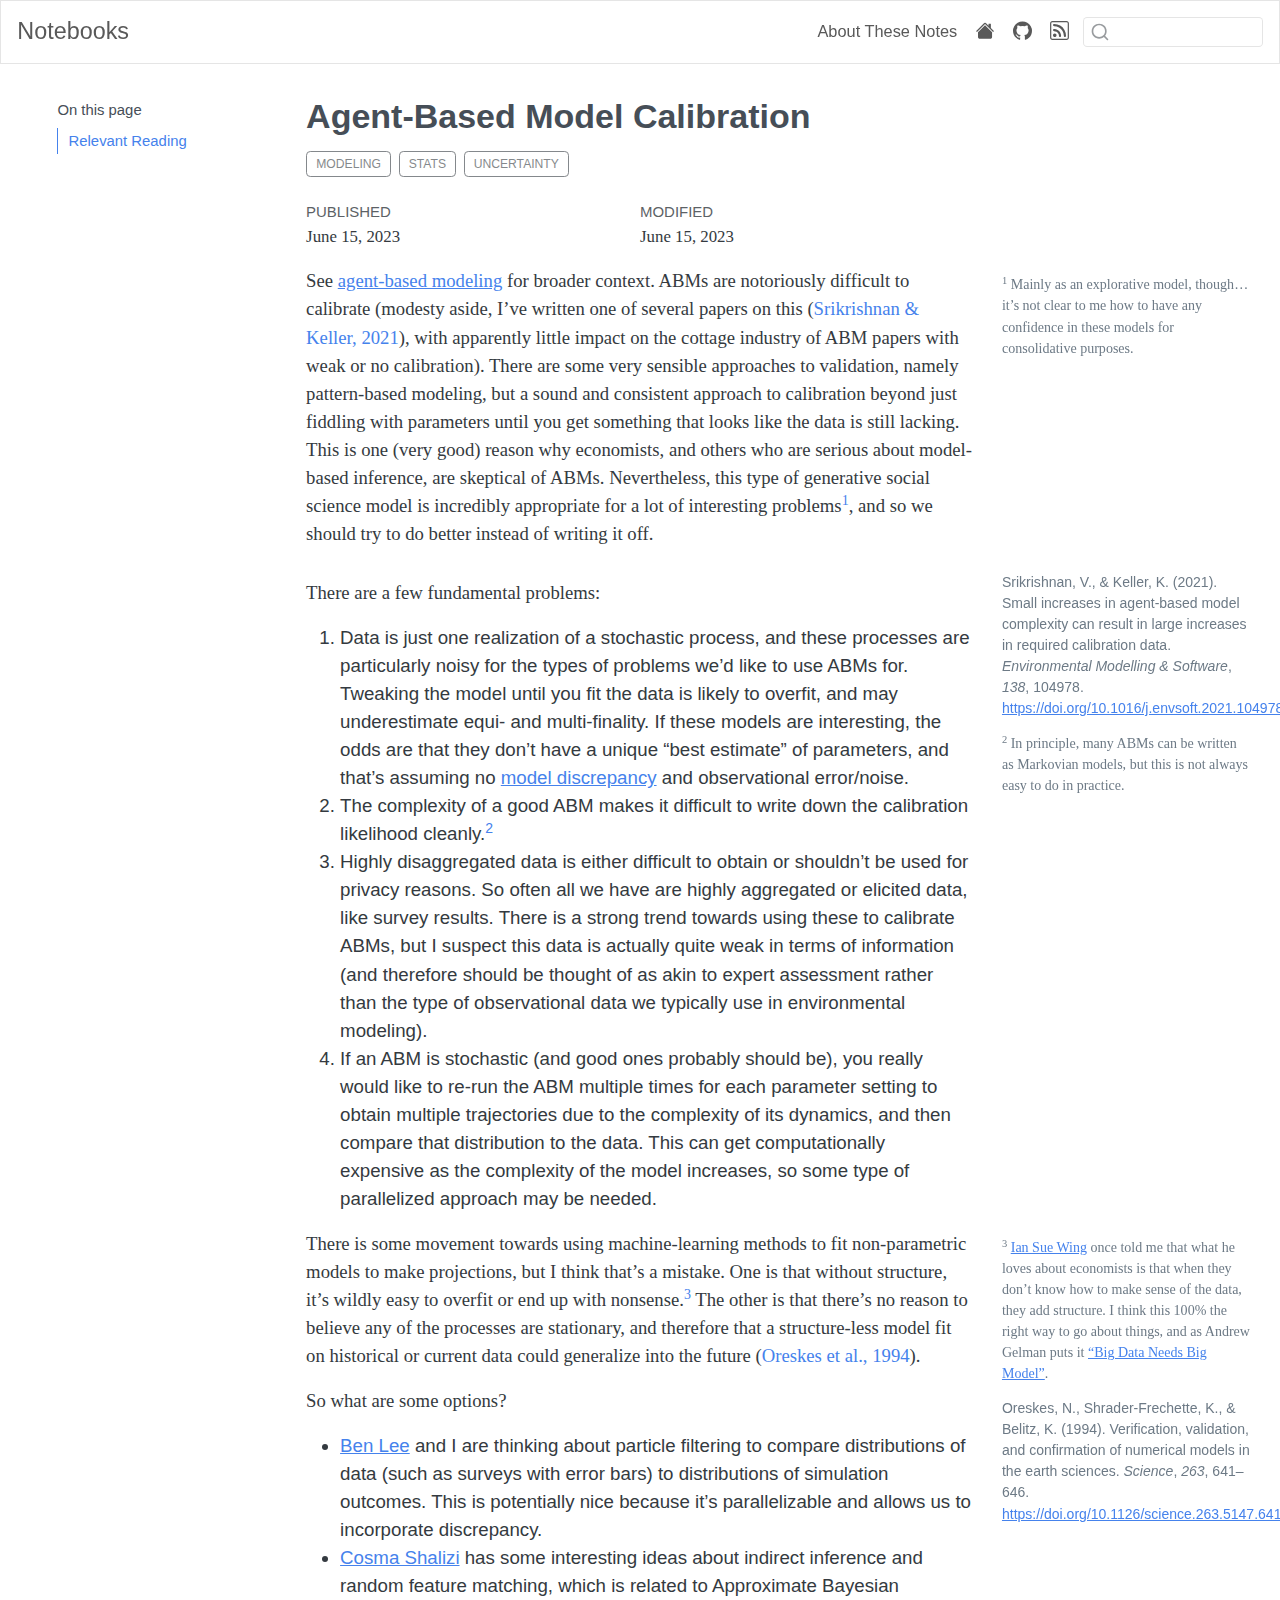
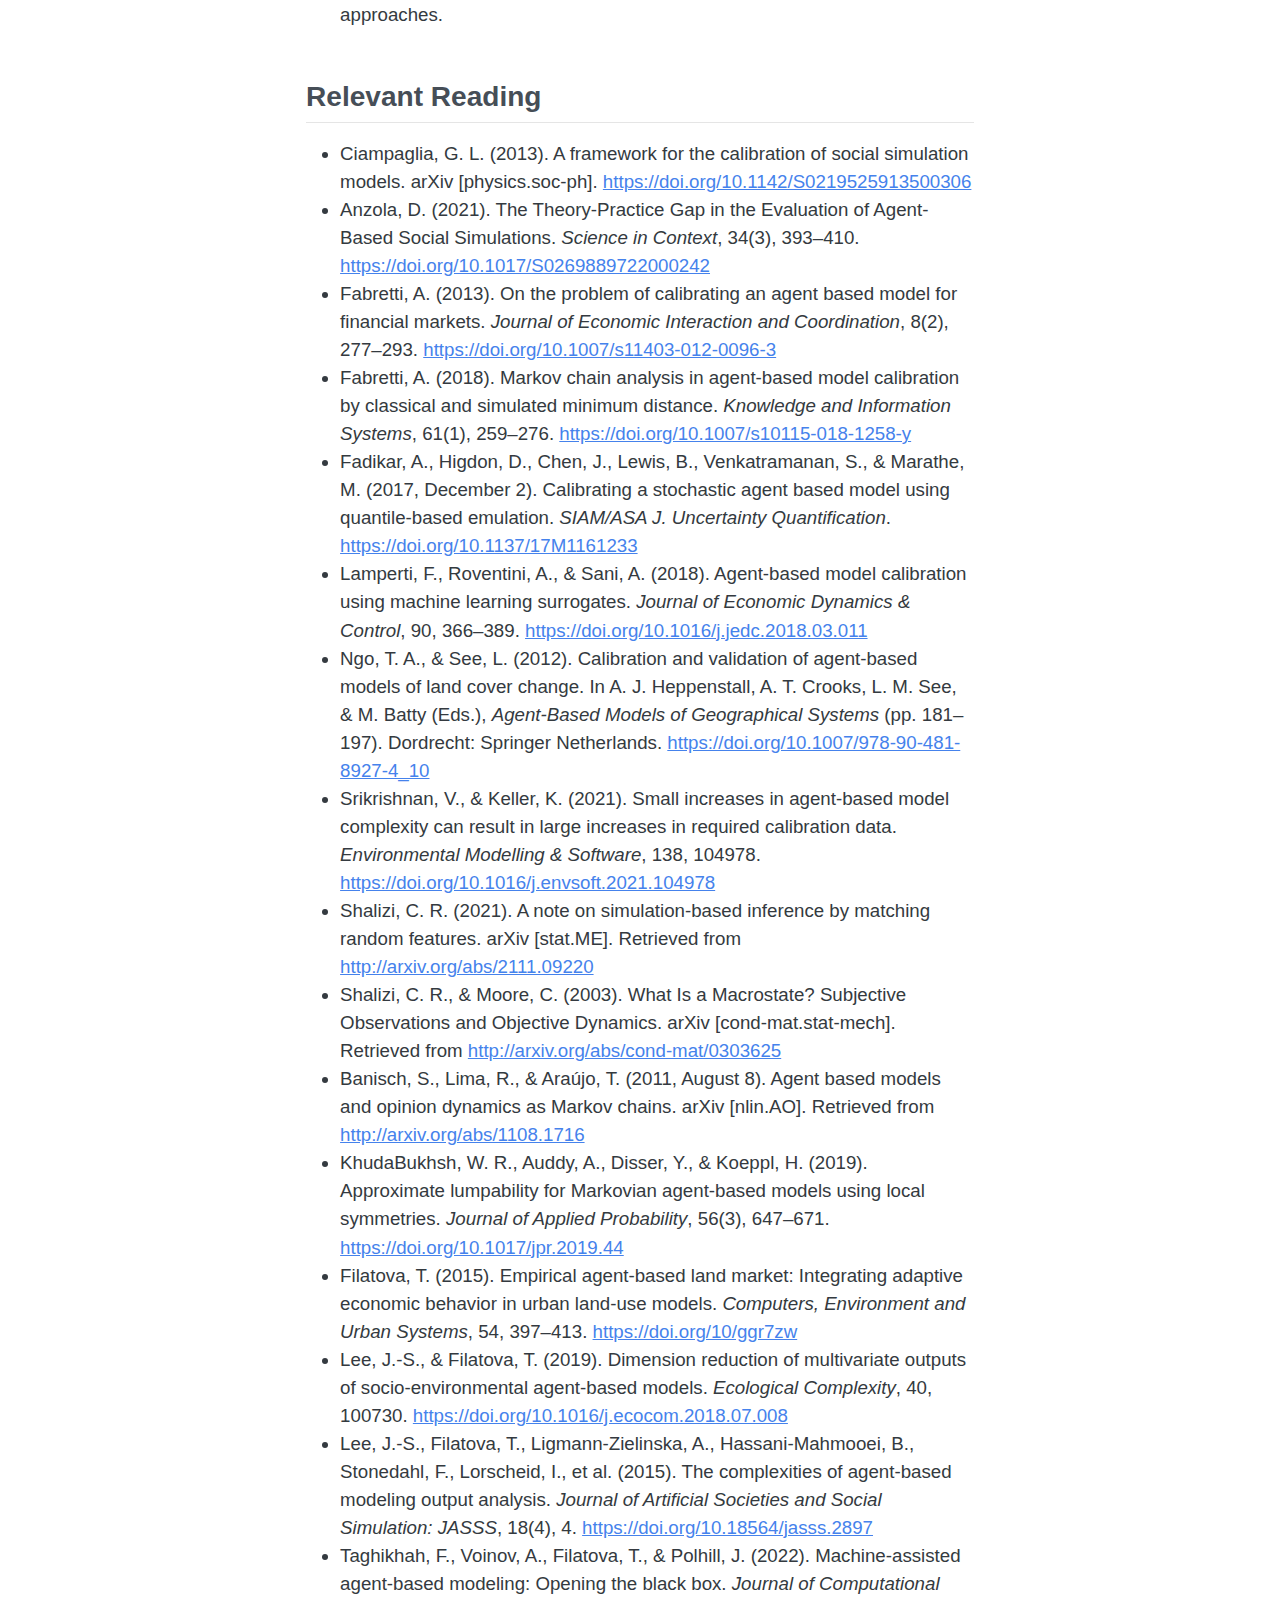
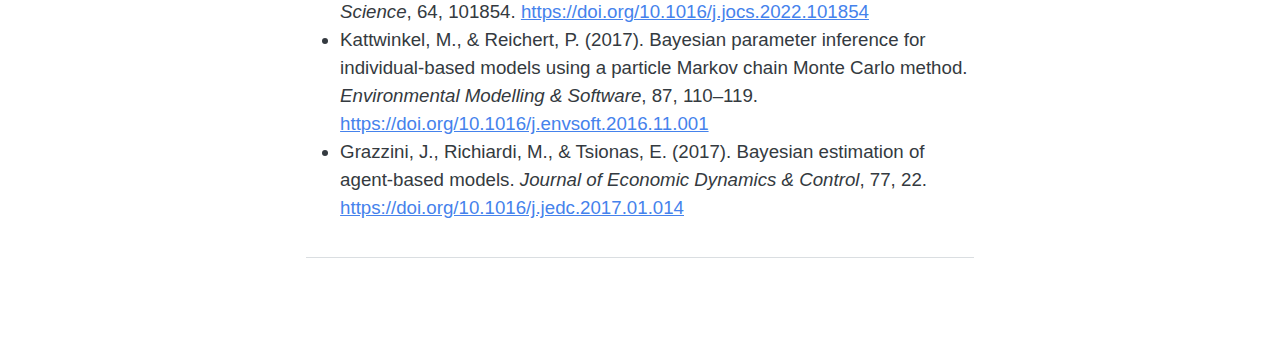
<file: posts/abm-calibration/index.html>
<!DOCTYPE html>
<html xmlns="http://www.w3.org/1999/xhtml" lang="en" xml:lang="en"><head>

<meta charset="utf-8">
<meta name="generator" content="quarto-1.4.78">

<meta name="viewport" content="width=device-width, initial-scale=1.0, user-scalable=yes">

<meta name="dcterms.date" content="2023-06-15">

<title>Notebooks - Agent-Based Model Calibration</title>
<style>
code{white-space: pre-wrap;}
span.smallcaps{font-variant: small-caps;}
div.columns{display: flex; gap: min(4vw, 1.5em);}
div.column{flex: auto; overflow-x: auto;}
div.hanging-indent{margin-left: 1.5em; text-indent: -1.5em;}
ul.task-list{list-style: none;}
ul.task-list li input[type="checkbox"] {
  width: 0.8em;
  margin: 0 0.8em 0.2em -1em; /* quarto-specific, see https://github.com/quarto-dev/quarto-cli/issues/4556 */ 
  vertical-align: middle;
}
/* CSS for citations */
div.csl-bib-body { }
div.csl-entry {
  clear: both;
}
.hanging-indent div.csl-entry {
  margin-left:2em;
  text-indent:-2em;
}
div.csl-left-margin {
  min-width:2em;
  float:left;
}
div.csl-right-inline {
  margin-left:2em;
  padding-left:1em;
}
div.csl-indent {
  margin-left: 2em;
}</style>


<script src="../../site_libs/quarto-nav/quarto-nav.js"></script>
<script src="../../site_libs/quarto-nav/headroom.min.js"></script>
<script src="../../site_libs/clipboard/clipboard.min.js"></script>
<script src="../../site_libs/quarto-search/autocomplete.umd.js"></script>
<script src="../../site_libs/quarto-search/fuse.min.js"></script>
<script src="../../site_libs/quarto-search/quarto-search.js"></script>
<meta name="quarto:offset" content="../../">
<script src="../../site_libs/quarto-html/quarto.js"></script>
<script src="../../site_libs/quarto-html/popper.min.js"></script>
<script src="../../site_libs/quarto-html/tippy.umd.min.js"></script>
<script src="../../site_libs/quarto-html/anchor.min.js"></script>
<link href="../../site_libs/quarto-html/tippy.css" rel="stylesheet">
<link href="../../site_libs/quarto-html/quarto-syntax-highlighting.css" rel="stylesheet" id="quarto-text-highlighting-styles">
<script src="../../site_libs/bootstrap/bootstrap.min.js"></script>
<link href="../../site_libs/bootstrap/bootstrap-icons.css" rel="stylesheet">
<link href="../../site_libs/bootstrap/bootstrap.min.css" rel="stylesheet" id="quarto-bootstrap" data-mode="light">
<script id="quarto-search-options" type="application/json">{
  "location": "navbar",
  "copy-button": false,
  "collapse-after": 3,
  "panel-placement": "end",
  "type": "textbox",
  "limit": 20,
  "language": {
    "search-no-results-text": "No results",
    "search-matching-documents-text": "matching documents",
    "search-copy-link-title": "Copy link to search",
    "search-hide-matches-text": "Hide additional matches",
    "search-more-match-text": "more match in this document",
    "search-more-matches-text": "more matches in this document",
    "search-clear-button-title": "Clear",
    "search-detached-cancel-button-title": "Cancel",
    "search-submit-button-title": "Submit"
  }
}</script>


<link rel="stylesheet" href="../../styles.css">
</head>

<body class="floating nav-fixed slimcontent">

<div id="quarto-search-results"></div>
  <header id="quarto-header" class="headroom fixed-top">
    <nav class="navbar navbar-expand-lg navbar-dark ">
      <div class="navbar-container container-fluid">
      <div class="navbar-brand-container">
    <a class="navbar-brand" href="../../index.html">
    <span class="navbar-title">Notebooks</span>
    </a>
  </div>
            <div id="quarto-search" class="" title="Search"></div>
          <button class="navbar-toggler" type="button" data-bs-toggle="collapse" data-bs-target="#navbarCollapse" aria-controls="navbarCollapse" aria-expanded="false" aria-label="Toggle navigation" onclick="if (window.quartoToggleHeadroom) { window.quartoToggleHeadroom(); }">
  <span class="navbar-toggler-icon"></span>
</button>
          <div class="collapse navbar-collapse" id="navbarCollapse">
            <ul class="navbar-nav navbar-nav-scroll ms-auto">
  <li class="nav-item">
    <a class="nav-link" href="../../about.html" rel="" target="">
 <span class="menu-text">About These Notes</span></a>
  </li>  
  <li class="nav-item compact">
    <a class="nav-link" href="https://viveks.me" rel="" target=""><i class="bi bi-house-fill" role="img">
</i> 
 <span class="menu-text"></span></a>
  </li>  
  <li class="nav-item compact">
    <a class="nav-link" href="https://github.com/vsrikrish/notebooks" rel="" target=""><i class="bi bi-github" role="img">
</i> 
 <span class="menu-text"></span></a>
  </li>  
  <li class="nav-item compact">
    <a class="nav-link" href="../../index.xml" rel="" target=""><i class="bi bi-rss" role="img">
</i> 
 <span class="menu-text"></span></a>
  </li>  
</ul>
            <div class="quarto-navbar-tools">
</div>
          </div> <!-- /navcollapse -->
      </div> <!-- /container-fluid -->
    </nav>
</header>
<!-- content -->
<div id="quarto-content" class="quarto-container page-columns page-rows-contents page-layout-article page-navbar">
<!-- sidebar -->
  <nav id="quarto-sidebar" class="sidebar collapse collapse-horizontal sidebar-navigation floating overflow-auto">
    <nav id="TOC" role="doc-toc" class="toc-active">
    <h2 id="toc-title">On this page</h2>
   
  <ul>
  <li><a href="#relevant-reading" id="toc-relevant-reading" class="nav-link active" data-scroll-target="#relevant-reading">Relevant Reading</a></li>
  </ul>
</nav>
</nav>
<div id="quarto-sidebar-glass" data-bs-toggle="collapse" data-bs-target="#quarto-sidebar,#quarto-sidebar-glass"></div>
<!-- margin-sidebar -->
    <div id="quarto-margin-sidebar" class="sidebar margin-sidebar">
    </div>
<!-- main -->
<main class="content page-columns page-full" id="quarto-document-content">

<header id="title-block-header" class="quarto-title-block default">
<div class="quarto-title">
<h1 class="title">Agent-Based Model Calibration</h1>
  <div class="quarto-categories">
    <div class="quarto-category">modeling</div>
    <div class="quarto-category">stats</div>
    <div class="quarto-category">uncertainty</div>
  </div>
  </div>



<div class="quarto-title-meta">

    
    <div>
    <div class="quarto-title-meta-heading">Published</div>
    <div class="quarto-title-meta-contents">
      <p class="date">June 15, 2023</p>
    </div>
  </div>
  
    <div>
    <div class="quarto-title-meta-heading">Modified</div>
    <div class="quarto-title-meta-contents">
      <p class="date-modified">June 15, 2023</p>
    </div>
  </div>
    
  </div>
  

</header>

<div class="page-columns page-full"><p>See <a href="../agent-based-modeling/">agent-based modeling</a> for broader context. ABMs are notoriously difficult to calibrate (modesty aside, I’ve written one of several papers on this <span class="citation" data-cites="Srikrishnan2021-na">(<a href="#ref-Srikrishnan2021-na" role="doc-biblioref">Srikrishnan &amp; Keller, 2021</a>)</span>, with apparently little impact on the cottage industry of ABM papers with weak or no calibration). There are some very sensible approaches to validation, namely pattern-based modeling, but a sound and consistent approach to calibration beyond just fiddling with parameters until you get something that looks like the data is still lacking. This is one (very good) reason why economists, and others who are serious about model-based inference, are skeptical of ABMs. Nevertheless, this type of generative social science model is incredibly appropriate for a lot of interesting problems<a href="#fn1" class="footnote-ref" id="fnref1" role="doc-noteref"><sup>1</sup></a>, and so we should try to do better instead of writing it off.</p><div class="no-row-height column-margin column-container"><li id="fn1"><p><sup>1</sup>&nbsp;Mainly as an explorative model, though…it’s not clear to me how to have any confidence in these models for consolidative purposes.</p></li></div></div>
<div class="no-row-height column-margin column-container"><div id="ref-Srikrishnan2021-na" class="csl-entry" role="listitem">
Srikrishnan, V., &amp; Keller, K. (2021). <span class="nocase">Small increases in agent-based model complexity can result in large increases in required calibration data</span>. <em>Environmental Modelling &amp; Software</em>, <em>138</em>, 104978. <a href="https://doi.org/10.1016/j.envsoft.2021.104978">https://doi.org/10.1016/j.envsoft.2021.104978</a>
</div></div><p>There are a few fundamental problems:</p>
<ol type="1">
<li>Data is just one realization of a stochastic process, and these processes are particularly noisy for the types of problems we’d like to use ABMs for. Tweaking the model until you fit the data is likely to overfit, and may underestimate equi- and multi-finality. If these models are interesting, the odds are that they don’t have a unique “best estimate” of parameters, and that’s assuming no <a href="../model-discrepancy/">model discrepancy</a> and observational error/noise.</li>
<li>The complexity of a good ABM makes it difficult to write down the calibration likelihood cleanly.<a href="#fn2" class="footnote-ref" id="fnref2" role="doc-noteref"><sup>2</sup></a></li>
<li>Highly disaggregated data is either difficult to obtain or shouldn’t be used for privacy reasons. So often all we have are highly aggregated or elicited data, like survey results. There is a strong trend towards using these to calibrate ABMs, but I suspect this data is actually quite weak in terms of information (and therefore should be thought of as akin to expert assessment rather than the type of observational data we typically use in environmental modeling).</li>
<li>If an ABM is stochastic (and good ones probably should be), you really would like to re-run the ABM multiple times for each parameter setting to obtain multiple trajectories due to the complexity of its dynamics, and then compare that distribution to the data. This can get computationally expensive as the complexity of the model increases, so some type of parallelized approach may be needed.</li>
</ol>
<div class="no-row-height column-margin column-container"><li id="fn2"><p><sup>2</sup>&nbsp;In principle, many ABMs can be written as Markovian models, but this is not always easy to do in practice.</p></li></div><div class="page-columns page-full"><p>There is some movement towards using machine-learning methods to fit non-parametric models to make projections, but I think that’s a mistake. One is that without structure, it’s wildly easy to overfit or end up with nonsense.<a href="#fn3" class="footnote-ref" id="fnref3" role="doc-noteref"><sup>3</sup></a> The other is that there’s no reason to believe any of the processes are stationary, and therefore that a structure-less model fit on historical or current data could generalize into the future <span class="citation" data-cites="Oreskes1994-br">(<a href="#ref-Oreskes1994-br" role="doc-biblioref">Oreskes et al., 1994</a>)</span>.</p><div class="no-row-height column-margin column-container"><li id="fn3"><p><sup>3</sup>&nbsp;<a href="https://www.bu.edu/earth/profiles/ian-sue-wing/">Ian Sue Wing</a> once told me that what he loves about economists is that when they don’t know how to make sense of the data, they add structure. I think this 100% the right way to go about things, and as Andrew Gelman puts it <a href="https://statmodeling.stat.columbia.edu/2014/05/22/big-data-needs-big-model/">“Big Data Needs Big Model”</a>.</p></li><div id="ref-Oreskes1994-br" class="csl-entry" role="listitem">
Oreskes, N., Shrader-Frechette, K., &amp; Belitz, K. (1994). <span class="nocase">Verification, validation, and confirmation of numerical models in the earth sciences</span>. <em>Science</em>, <em>263</em>, 641–646. <a href="https://doi.org/10.1126/science.263.5147.641">https://doi.org/10.1126/science.263.5147.641</a>
</div></div></div>
<p>So what are some options?</p>
<ul>
<li><a href="https://sites.google.com/view/benslee/">Ben Lee</a> and I are thinking about particle filtering to compare distributions of data (such as surveys with error bars) to distributions of simulation outcomes. This is potentially nice because it’s parallelizable and allows us to incorporate discrepancy.</li>
<li><a href="https://www.stat.cmu.edu/~cshalizi/">Cosma Shalizi</a> has some interesting ideas about indirect inference and random feature matching, which is related to Approximate Bayesian approaches.</li>
</ul>
<section id="relevant-reading" class="level2">
<h2 class="anchored" data-anchor-id="relevant-reading">Relevant Reading</h2>
<ul>
<li>Ciampaglia, G. L. (2013). A framework for the calibration of social simulation models. arXiv [physics.soc-ph]. <a href="https://doi.org/10.1142/S0219525913500306" class="uri">https://doi.org/10.1142/S0219525913500306</a></li>
<li>Anzola, D. (2021). The Theory-Practice Gap in the Evaluation of Agent-Based Social Simulations. <em>Science in Context</em>, 34(3), 393–410. <a href="https://doi.org/10.1017/S0269889722000242" class="uri">https://doi.org/10.1017/S0269889722000242</a></li>
<li>Fabretti, A. (2013). On the problem of calibrating an agent based model for financial markets. <em>Journal of Economic Interaction and Coordination</em>, 8(2), 277–293. <a href="https://doi.org/10.1007/s11403-012-0096-3" class="uri">https://doi.org/10.1007/s11403-012-0096-3</a></li>
<li>Fabretti, A. (2018). Markov chain analysis in agent-based model calibration by classical and simulated minimum distance. <em>Knowledge and Information Systems</em>, 61(1), 259–276. <a href="https://doi.org/10.1007/s10115-018-1258-y" class="uri">https://doi.org/10.1007/s10115-018-1258-y</a></li>
<li>Fadikar, A., Higdon, D., Chen, J., Lewis, B., Venkatramanan, S., &amp; Marathe, M. (2017, December 2). Calibrating a stochastic agent based model using quantile-based emulation. <em>SIAM/ASA J. Uncertainty Quantification</em>. <a href="https://doi.org/10.1137/17M1161233" class="uri">https://doi.org/10.1137/17M1161233</a></li>
<li>Lamperti, F., Roventini, A., &amp; Sani, A. (2018). Agent-based model calibration using machine learning surrogates. <em>Journal of Economic Dynamics &amp; Control</em>, 90, 366–389. <a href="https://doi.org/10.1016/j.jedc.2018.03.011" class="uri">https://doi.org/10.1016/j.jedc.2018.03.011</a></li>
<li>Ngo, T. A., &amp; See, L. (2012). Calibration and validation of agent-based models of land cover change. In A. J. Heppenstall, A. T. Crooks, L. M. See, &amp; M. Batty (Eds.), <em>Agent-Based Models of Geographical Systems</em> (pp.&nbsp;181–197). Dordrecht: Springer Netherlands. <a href="https://doi.org/10.1007/978-90-481-8927-4_10" class="uri">https://doi.org/10.1007/978-90-481-8927-4_10</a></li>
<li>Srikrishnan, V., &amp; Keller, K. (2021). Small increases in agent-based model complexity can result in large increases in required calibration data. <em>Environmental Modelling &amp; Software</em>, 138, 104978. <a href="https://doi.org/10.1016/j.envsoft.2021.104978" class="uri">https://doi.org/10.1016/j.envsoft.2021.104978</a></li>
<li>Shalizi, C. R. (2021). A note on simulation-based inference by matching random features. arXiv [stat.ME]. Retrieved from <a href="http://arxiv.org/abs/2111.09220" class="uri">http://arxiv.org/abs/2111.09220</a></li>
<li>Shalizi, C. R., &amp; Moore, C. (2003). What Is a Macrostate? Subjective Observations and Objective Dynamics. arXiv [cond-mat.stat-mech]. Retrieved from <a href="http://arxiv.org/abs/cond-mat/0303625" class="uri">http://arxiv.org/abs/cond-mat/0303625</a></li>
<li>Banisch, S., Lima, R., &amp; Araújo, T. (2011, August 8). Agent based models and opinion dynamics as Markov chains. arXiv [nlin.AO]. Retrieved from <a href="http://arxiv.org/abs/1108.1716" class="uri">http://arxiv.org/abs/1108.1716</a></li>
<li>KhudaBukhsh, W. R., Auddy, A., Disser, Y., &amp; Koeppl, H. (2019). Approximate lumpability for Markovian agent-based models using local symmetries. <em>Journal of Applied Probability</em>, 56(3), 647–671. <a href="https://doi.org/10.1017/jpr.2019.44" class="uri">https://doi.org/10.1017/jpr.2019.44</a></li>
<li>Filatova, T. (2015). Empirical agent-based land market: Integrating adaptive economic behavior in urban land-use models. <em>Computers, Environment and Urban Systems</em>, 54, 397–413. <a href="https://doi.org/10/ggr7zw" class="uri">https://doi.org/10/ggr7zw</a></li>
<li>Lee, J.-S., &amp; Filatova, T. (2019). Dimension reduction of multivariate outputs of socio-environmental agent-based models. <em>Ecological Complexity</em>, 40, 100730. <a href="https://doi.org/10.1016/j.ecocom.2018.07.008" class="uri">https://doi.org/10.1016/j.ecocom.2018.07.008</a></li>
<li>Lee, J.-S., Filatova, T., Ligmann-Zielinska, A., Hassani-Mahmooei, B., Stonedahl, F., Lorscheid, I., et al.&nbsp;(2015). The complexities of agent-based modeling output analysis. <em>Journal of Artificial Societies and Social Simulation: JASSS</em>, 18(4), 4. <a href="https://doi.org/10.18564/jasss.2897" class="uri">https://doi.org/10.18564/jasss.2897</a></li>
<li>Taghikhah, F., Voinov, A., Filatova, T., &amp; Polhill, J. (2022). Machine-assisted agent-based modeling: Opening the black box. <em>Journal of Computational Science</em>, 64, 101854. <a href="https://doi.org/10.1016/j.jocs.2022.101854" class="uri">https://doi.org/10.1016/j.jocs.2022.101854</a></li>
<li>Kattwinkel, M., &amp; Reichert, P. (2017). Bayesian parameter inference for individual-based models using a particle Markov chain Monte Carlo method. <em>Environmental Modelling &amp; Software</em>, 87, 110–119. <a href="https://doi.org/10.1016/j.envsoft.2016.11.001" class="uri">https://doi.org/10.1016/j.envsoft.2016.11.001</a></li>
<li>Grazzini, J., Richiardi, M., &amp; Tsionas, E. (2017). Bayesian estimation of agent-based models. <em>Journal of Economic Dynamics &amp; Control</em>, 77, 22. <a href="https://doi.org/10.1016/j.jedc.2017.01.014" class="uri">https://doi.org/10.1016/j.jedc.2017.01.014</a></li>
</ul>



</section>
<aside id="footnotes" class="footnotes footnotes-end-of-document" role="doc-endnotes">
<hr>
<ol>



</ol>
</aside>

</main> <!-- /main -->
<script id="quarto-html-after-body" type="application/javascript">
window.document.addEventListener("DOMContentLoaded", function (event) {
  const toggleBodyColorMode = (bsSheetEl) => {
    const mode = bsSheetEl.getAttribute("data-mode");
    const bodyEl = window.document.querySelector("body");
    if (mode === "dark") {
      bodyEl.classList.add("quarto-dark");
      bodyEl.classList.remove("quarto-light");
    } else {
      bodyEl.classList.add("quarto-light");
      bodyEl.classList.remove("quarto-dark");
    }
  }
  const toggleBodyColorPrimary = () => {
    const bsSheetEl = window.document.querySelector("link#quarto-bootstrap");
    if (bsSheetEl) {
      toggleBodyColorMode(bsSheetEl);
    }
  }
  toggleBodyColorPrimary();  
  const icon = "";
  const anchorJS = new window.AnchorJS();
  anchorJS.options = {
    placement: 'right',
    icon: icon
  };
  anchorJS.add('.anchored');
  const isCodeAnnotation = (el) => {
    for (const clz of el.classList) {
      if (clz.startsWith('code-annotation-')) {                     
        return true;
      }
    }
    return false;
  }
  const clipboard = new window.ClipboardJS('.code-copy-button', {
    text: function(trigger) {
      const codeEl = trigger.previousElementSibling.cloneNode(true);
      for (const childEl of codeEl.children) {
        if (isCodeAnnotation(childEl)) {
          childEl.remove();
        }
      }
      return codeEl.innerText;
    }
  });
  clipboard.on('success', function(e) {
    // button target
    const button = e.trigger;
    // don't keep focus
    button.blur();
    // flash "checked"
    button.classList.add('code-copy-button-checked');
    var currentTitle = button.getAttribute("title");
    button.setAttribute("title", "Copied!");
    let tooltip;
    if (window.bootstrap) {
      button.setAttribute("data-bs-toggle", "tooltip");
      button.setAttribute("data-bs-placement", "left");
      button.setAttribute("data-bs-title", "Copied!");
      tooltip = new bootstrap.Tooltip(button, 
        { trigger: "manual", 
          customClass: "code-copy-button-tooltip",
          offset: [0, -8]});
      tooltip.show();    
    }
    setTimeout(function() {
      if (tooltip) {
        tooltip.hide();
        button.removeAttribute("data-bs-title");
        button.removeAttribute("data-bs-toggle");
        button.removeAttribute("data-bs-placement");
      }
      button.setAttribute("title", currentTitle);
      button.classList.remove('code-copy-button-checked');
    }, 1000);
    // clear code selection
    e.clearSelection();
  });
  function tippyHover(el, contentFn) {
    const config = {
      allowHTML: true,
      content: contentFn,
      maxWidth: 500,
      delay: 100,
      arrow: false,
      appendTo: function(el) {
          return el.parentElement;
      },
      interactive: true,
      interactiveBorder: 10,
      theme: 'quarto',
      placement: 'bottom-start'
    };
    window.tippy(el, config); 
  }
  const noterefs = window.document.querySelectorAll('a[role="doc-noteref"]');
  for (var i=0; i<noterefs.length; i++) {
    const ref = noterefs[i];
    tippyHover(ref, function() {
      // use id or data attribute instead here
      let href = ref.getAttribute('data-footnote-href') || ref.getAttribute('href');
      try { href = new URL(href).hash; } catch {}
      const id = href.replace(/^#\/?/, "");
      const note = window.document.getElementById(id);
      return note.innerHTML;
    });
  }
  const xrefs = window.document.querySelectorAll('a.quarto-xref');
  for (var i=0; i<xrefs.length; i++) {
    const xref = xrefs[i];
    tippyHover(xref, function() {
      let href = xref.getAttribute('href');
      try { href = new URL(href).hash; } catch {}
      const id = href.replace(/^#\/?/, "");
      const note = window.document.getElementById(id);
      if (note !== null) {
        if (id.startsWith('sec-')) {
          // Special case sections, only their first couple elements
          const container = document.createElement("div");
          if (note.children && note.children.length > 2) {
            for (let i = 0; i < 2; i++) {
              container.appendChild(note.children[i].cloneNode(true));
            }
            return container.innerHTML
          } else {
            return note.innerHTML;
          }
        } else {
          return note.innerHTML;
        }
      } else {
        return "";
      }
    });
  }
      let selectedAnnoteEl;
      const selectorForAnnotation = ( cell, annotation) => {
        let cellAttr = 'data-code-cell="' + cell + '"';
        let lineAttr = 'data-code-annotation="' +  annotation + '"';
        const selector = 'span[' + cellAttr + '][' + lineAttr + ']';
        return selector;
      }
      const selectCodeLines = (annoteEl) => {
        const doc = window.document;
        const targetCell = annoteEl.getAttribute("data-target-cell");
        const targetAnnotation = annoteEl.getAttribute("data-target-annotation");
        const annoteSpan = window.document.querySelector(selectorForAnnotation(targetCell, targetAnnotation));
        const lines = annoteSpan.getAttribute("data-code-lines").split(",");
        const lineIds = lines.map((line) => {
          return targetCell + "-" + line;
        })
        let top = null;
        let height = null;
        let parent = null;
        if (lineIds.length > 0) {
            //compute the position of the single el (top and bottom and make a div)
            const el = window.document.getElementById(lineIds[0]);
            top = el.offsetTop;
            height = el.offsetHeight;
            parent = el.parentElement.parentElement;
          if (lineIds.length > 1) {
            const lastEl = window.document.getElementById(lineIds[lineIds.length - 1]);
            const bottom = lastEl.offsetTop + lastEl.offsetHeight;
            height = bottom - top;
          }
          if (top !== null && height !== null && parent !== null) {
            // cook up a div (if necessary) and position it 
            let div = window.document.getElementById("code-annotation-line-highlight");
            if (div === null) {
              div = window.document.createElement("div");
              div.setAttribute("id", "code-annotation-line-highlight");
              div.style.position = 'absolute';
              parent.appendChild(div);
            }
            div.style.top = top - 2 + "px";
            div.style.height = height + 4 + "px";
            let gutterDiv = window.document.getElementById("code-annotation-line-highlight-gutter");
            if (gutterDiv === null) {
              gutterDiv = window.document.createElement("div");
              gutterDiv.setAttribute("id", "code-annotation-line-highlight-gutter");
              gutterDiv.style.position = 'absolute';
              const codeCell = window.document.getElementById(targetCell);
              const gutter = codeCell.querySelector('.code-annotation-gutter');
              gutter.appendChild(gutterDiv);
            }
            gutterDiv.style.top = top - 2 + "px";
            gutterDiv.style.height = height + 4 + "px";
          }
          selectedAnnoteEl = annoteEl;
        }
      };
      const unselectCodeLines = () => {
        const elementsIds = ["code-annotation-line-highlight", "code-annotation-line-highlight-gutter"];
        elementsIds.forEach((elId) => {
          const div = window.document.getElementById(elId);
          if (div) {
            div.remove();
          }
        });
        selectedAnnoteEl = undefined;
      };
      // Attach click handler to the DT
      const annoteDls = window.document.querySelectorAll('dt[data-target-cell]');
      for (const annoteDlNode of annoteDls) {
        annoteDlNode.addEventListener('click', (event) => {
          const clickedEl = event.target;
          if (clickedEl !== selectedAnnoteEl) {
            unselectCodeLines();
            const activeEl = window.document.querySelector('dt[data-target-cell].code-annotation-active');
            if (activeEl) {
              activeEl.classList.remove('code-annotation-active');
            }
            selectCodeLines(clickedEl);
            clickedEl.classList.add('code-annotation-active');
          } else {
            // Unselect the line
            unselectCodeLines();
            clickedEl.classList.remove('code-annotation-active');
          }
        });
      }
  const findCites = (el) => {
    const parentEl = el.parentElement;
    if (parentEl) {
      const cites = parentEl.dataset.cites;
      if (cites) {
        return {
          el,
          cites: cites.split(' ')
        };
      } else {
        return findCites(el.parentElement)
      }
    } else {
      return undefined;
    }
  };
  var bibliorefs = window.document.querySelectorAll('a[role="doc-biblioref"]');
  for (var i=0; i<bibliorefs.length; i++) {
    const ref = bibliorefs[i];
    const citeInfo = findCites(ref);
    if (citeInfo) {
      tippyHover(citeInfo.el, function() {
        var popup = window.document.createElement('div');
        citeInfo.cites.forEach(function(cite) {
          var citeDiv = window.document.createElement('div');
          citeDiv.classList.add('hanging-indent');
          citeDiv.classList.add('csl-entry');
          var biblioDiv = window.document.getElementById('ref-' + cite);
          if (biblioDiv) {
            citeDiv.innerHTML = biblioDiv.innerHTML;
          }
          popup.appendChild(citeDiv);
        });
        return popup.innerHTML;
      });
    }
  }
});
</script>
</div> <!-- /content -->



</body></html>
</file>
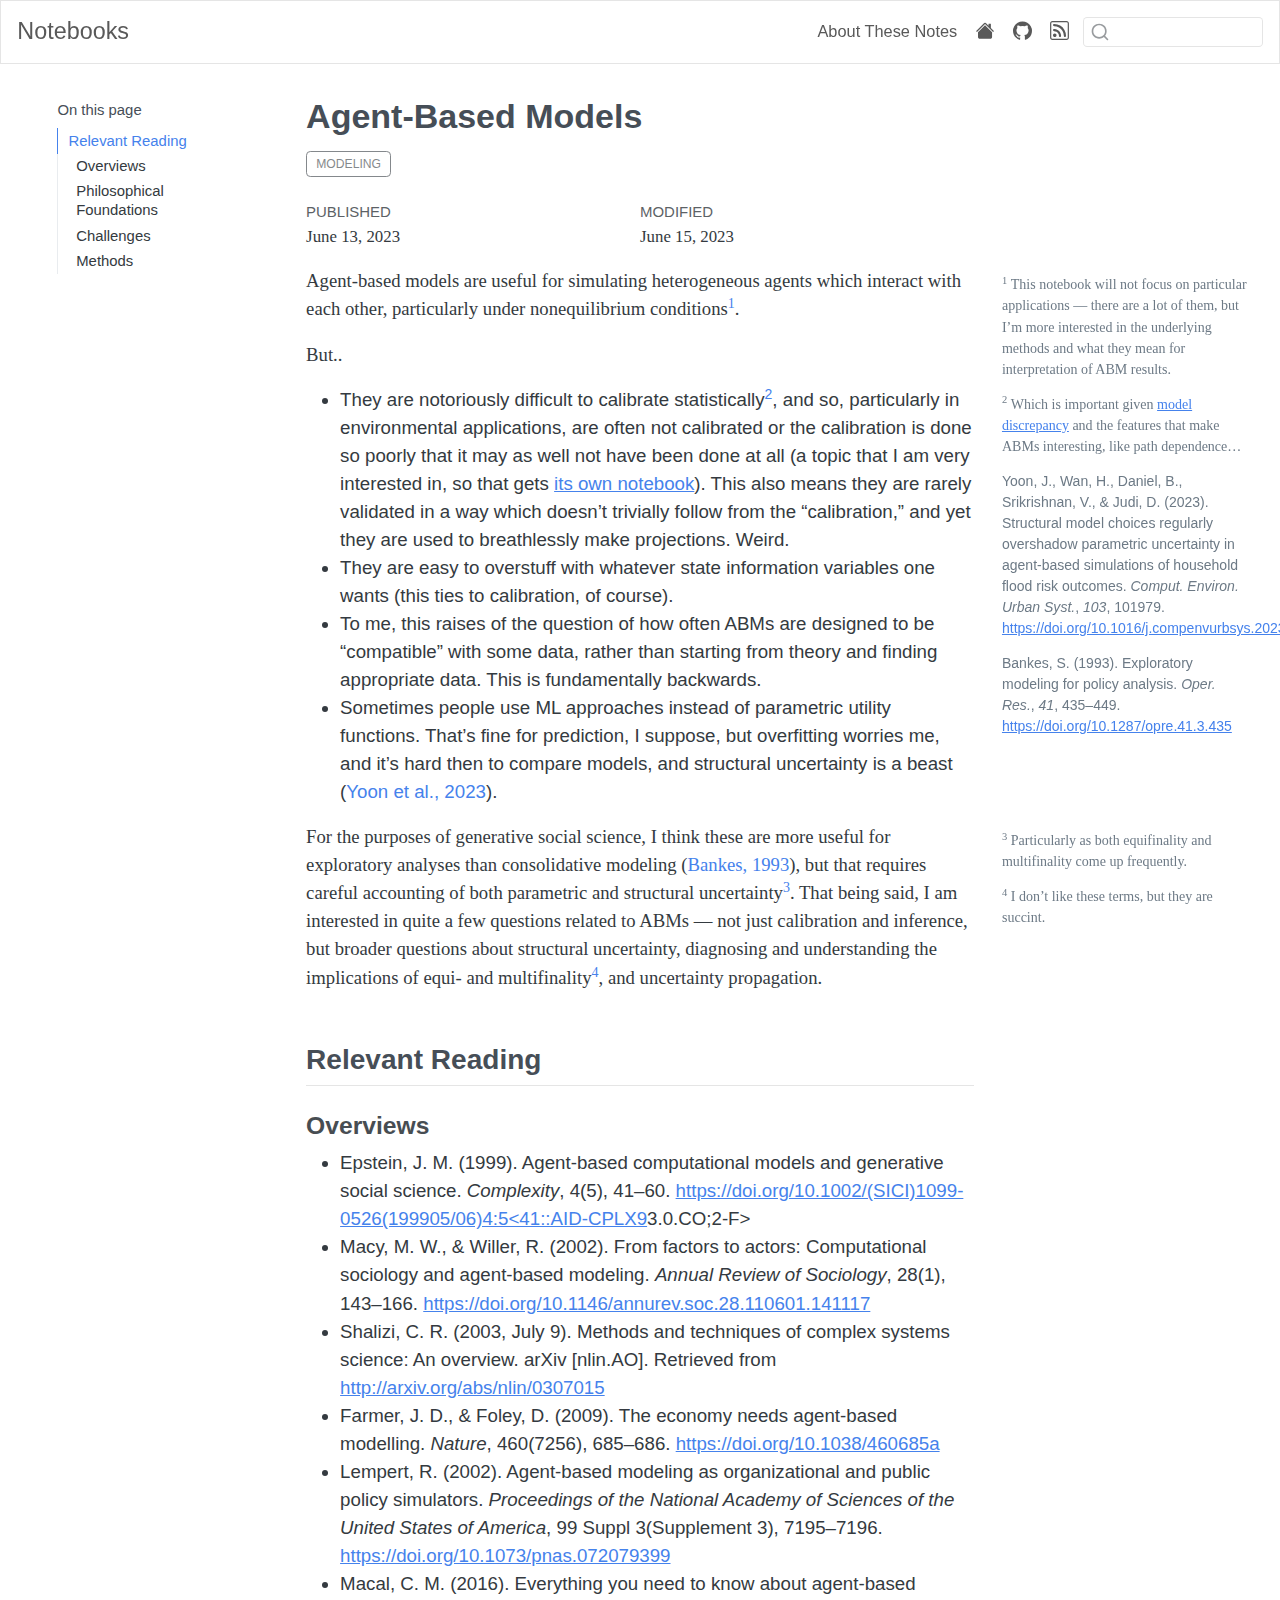
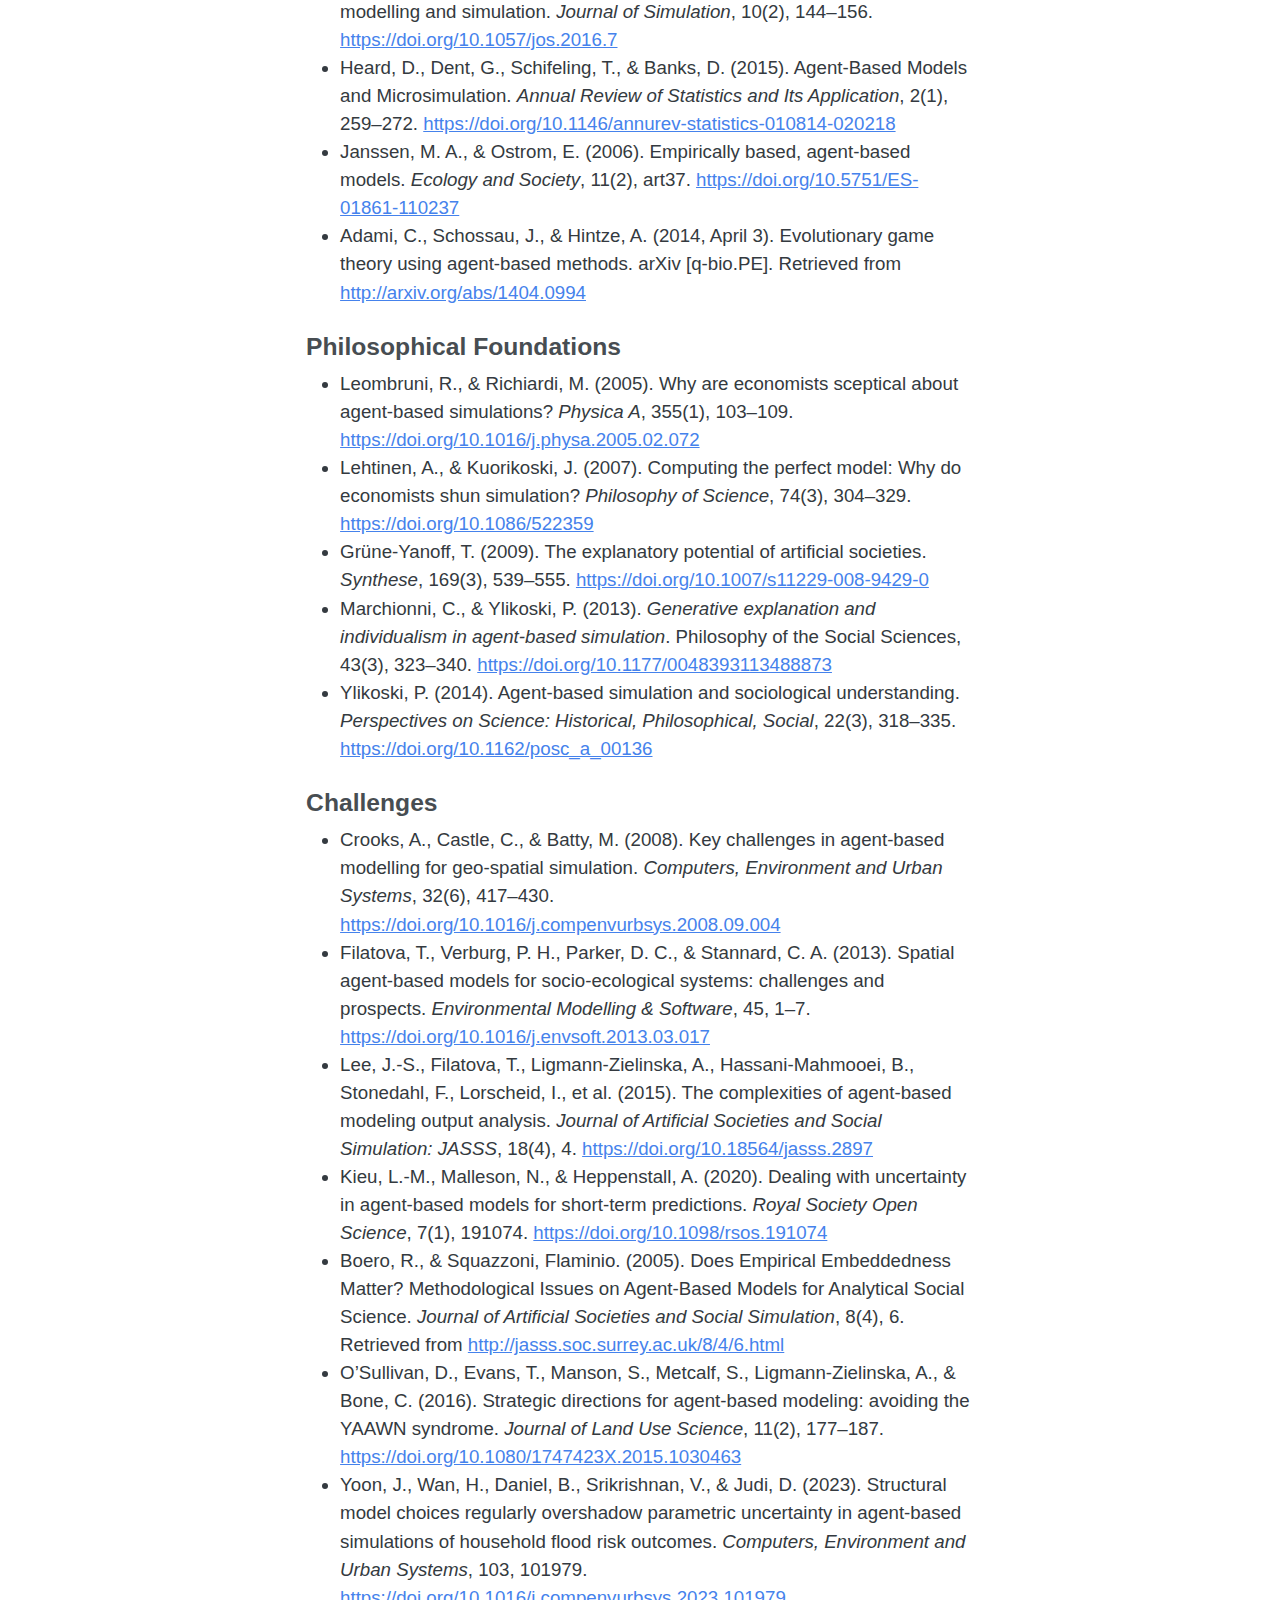
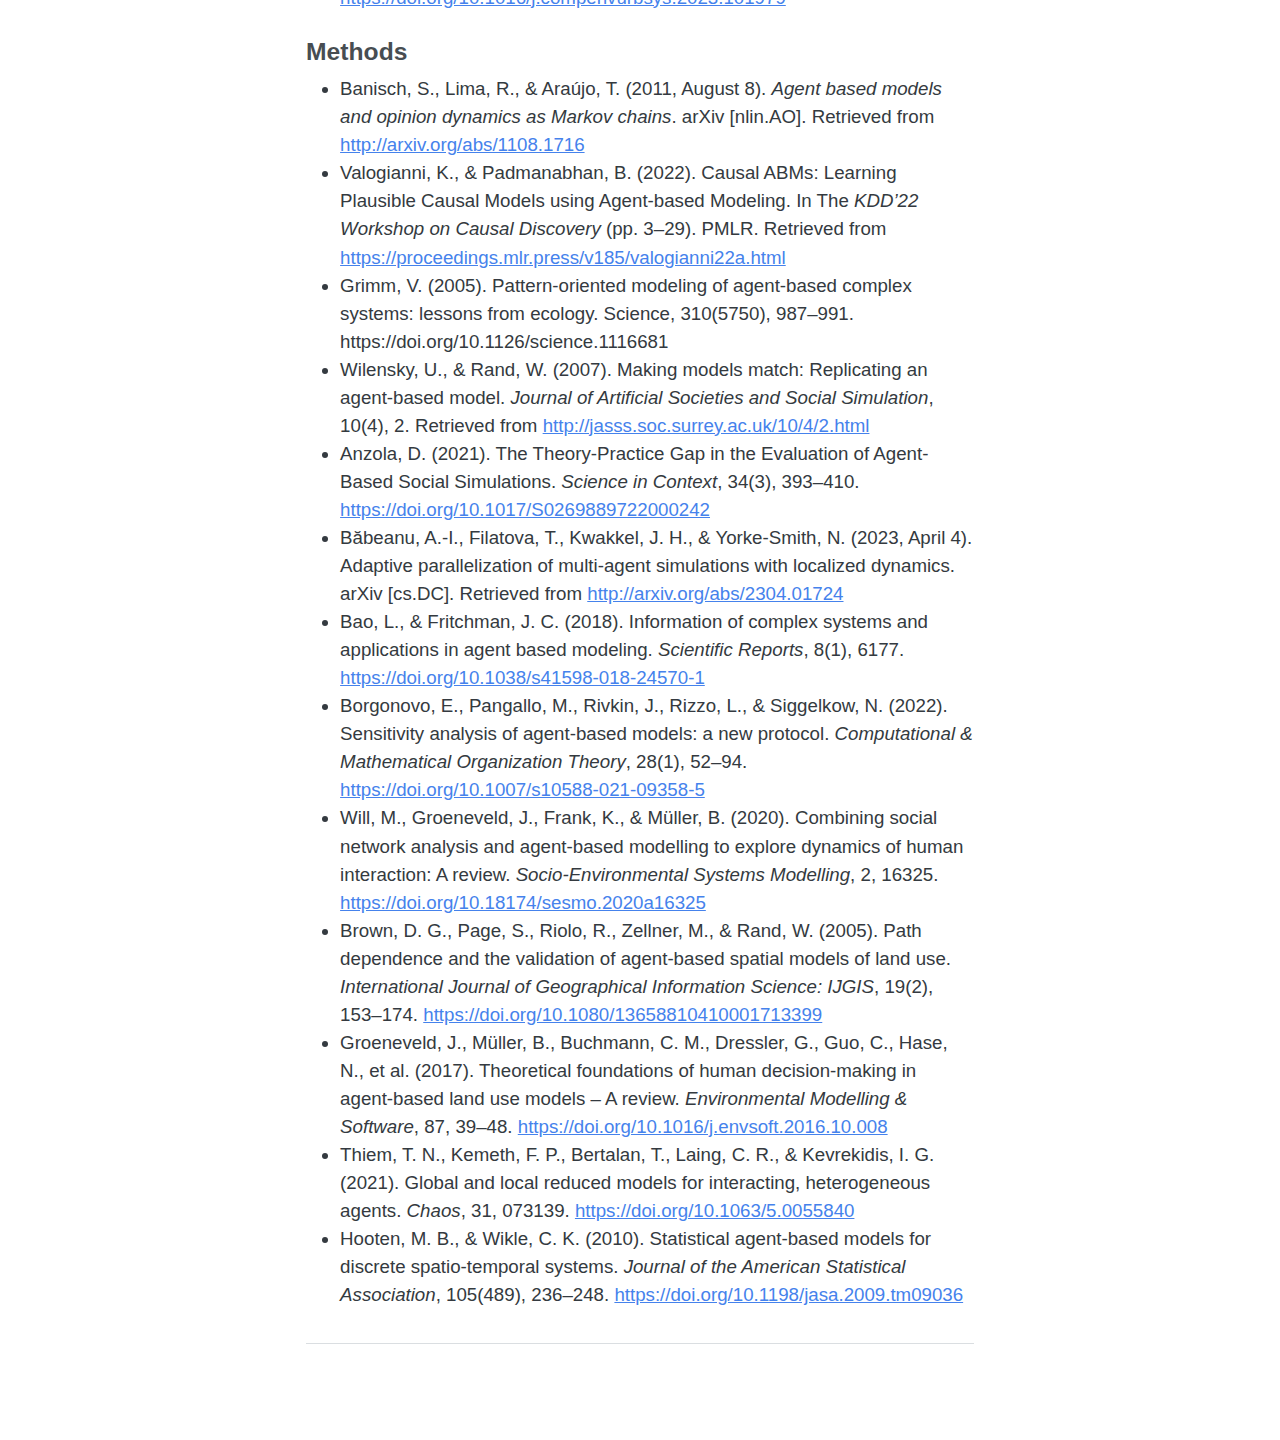
<file: posts/agent-based-modeling/index.html>
<!DOCTYPE html>
<html xmlns="http://www.w3.org/1999/xhtml" lang="en" xml:lang="en"><head>

<meta charset="utf-8">
<meta name="generator" content="quarto-1.4.78">

<meta name="viewport" content="width=device-width, initial-scale=1.0, user-scalable=yes">

<meta name="dcterms.date" content="2023-06-13">

<title>Notebooks - Agent-Based Models</title>
<style>
code{white-space: pre-wrap;}
span.smallcaps{font-variant: small-caps;}
div.columns{display: flex; gap: min(4vw, 1.5em);}
div.column{flex: auto; overflow-x: auto;}
div.hanging-indent{margin-left: 1.5em; text-indent: -1.5em;}
ul.task-list{list-style: none;}
ul.task-list li input[type="checkbox"] {
  width: 0.8em;
  margin: 0 0.8em 0.2em -1em; /* quarto-specific, see https://github.com/quarto-dev/quarto-cli/issues/4556 */ 
  vertical-align: middle;
}
/* CSS for citations */
div.csl-bib-body { }
div.csl-entry {
  clear: both;
}
.hanging-indent div.csl-entry {
  margin-left:2em;
  text-indent:-2em;
}
div.csl-left-margin {
  min-width:2em;
  float:left;
}
div.csl-right-inline {
  margin-left:2em;
  padding-left:1em;
}
div.csl-indent {
  margin-left: 2em;
}</style>


<script src="../../site_libs/quarto-nav/quarto-nav.js"></script>
<script src="../../site_libs/quarto-nav/headroom.min.js"></script>
<script src="../../site_libs/clipboard/clipboard.min.js"></script>
<script src="../../site_libs/quarto-search/autocomplete.umd.js"></script>
<script src="../../site_libs/quarto-search/fuse.min.js"></script>
<script src="../../site_libs/quarto-search/quarto-search.js"></script>
<meta name="quarto:offset" content="../../">
<script src="../../site_libs/quarto-html/quarto.js"></script>
<script src="../../site_libs/quarto-html/popper.min.js"></script>
<script src="../../site_libs/quarto-html/tippy.umd.min.js"></script>
<script src="../../site_libs/quarto-html/anchor.min.js"></script>
<link href="../../site_libs/quarto-html/tippy.css" rel="stylesheet">
<link href="../../site_libs/quarto-html/quarto-syntax-highlighting.css" rel="stylesheet" id="quarto-text-highlighting-styles">
<script src="../../site_libs/bootstrap/bootstrap.min.js"></script>
<link href="../../site_libs/bootstrap/bootstrap-icons.css" rel="stylesheet">
<link href="../../site_libs/bootstrap/bootstrap.min.css" rel="stylesheet" id="quarto-bootstrap" data-mode="light">
<script id="quarto-search-options" type="application/json">{
  "location": "navbar",
  "copy-button": false,
  "collapse-after": 3,
  "panel-placement": "end",
  "type": "textbox",
  "limit": 20,
  "language": {
    "search-no-results-text": "No results",
    "search-matching-documents-text": "matching documents",
    "search-copy-link-title": "Copy link to search",
    "search-hide-matches-text": "Hide additional matches",
    "search-more-match-text": "more match in this document",
    "search-more-matches-text": "more matches in this document",
    "search-clear-button-title": "Clear",
    "search-detached-cancel-button-title": "Cancel",
    "search-submit-button-title": "Submit"
  }
}</script>


<link rel="stylesheet" href="../../styles.css">
</head>

<body class="floating nav-fixed slimcontent">

<div id="quarto-search-results"></div>
  <header id="quarto-header" class="headroom fixed-top">
    <nav class="navbar navbar-expand-lg navbar-dark ">
      <div class="navbar-container container-fluid">
      <div class="navbar-brand-container">
    <a class="navbar-brand" href="../../index.html">
    <span class="navbar-title">Notebooks</span>
    </a>
  </div>
            <div id="quarto-search" class="" title="Search"></div>
          <button class="navbar-toggler" type="button" data-bs-toggle="collapse" data-bs-target="#navbarCollapse" aria-controls="navbarCollapse" aria-expanded="false" aria-label="Toggle navigation" onclick="if (window.quartoToggleHeadroom) { window.quartoToggleHeadroom(); }">
  <span class="navbar-toggler-icon"></span>
</button>
          <div class="collapse navbar-collapse" id="navbarCollapse">
            <ul class="navbar-nav navbar-nav-scroll ms-auto">
  <li class="nav-item">
    <a class="nav-link" href="../../about.html" rel="" target="">
 <span class="menu-text">About These Notes</span></a>
  </li>  
  <li class="nav-item compact">
    <a class="nav-link" href="https://viveks.me" rel="" target=""><i class="bi bi-house-fill" role="img">
</i> 
 <span class="menu-text"></span></a>
  </li>  
  <li class="nav-item compact">
    <a class="nav-link" href="https://github.com/vsrikrish/notebooks" rel="" target=""><i class="bi bi-github" role="img">
</i> 
 <span class="menu-text"></span></a>
  </li>  
  <li class="nav-item compact">
    <a class="nav-link" href="../../index.xml" rel="" target=""><i class="bi bi-rss" role="img">
</i> 
 <span class="menu-text"></span></a>
  </li>  
</ul>
            <div class="quarto-navbar-tools">
</div>
          </div> <!-- /navcollapse -->
      </div> <!-- /container-fluid -->
    </nav>
</header>
<!-- content -->
<div id="quarto-content" class="quarto-container page-columns page-rows-contents page-layout-article page-navbar">
<!-- sidebar -->
  <nav id="quarto-sidebar" class="sidebar collapse collapse-horizontal sidebar-navigation floating overflow-auto">
    <nav id="TOC" role="doc-toc" class="toc-active">
    <h2 id="toc-title">On this page</h2>
   
  <ul>
  <li><a href="#relevant-reading" id="toc-relevant-reading" class="nav-link active" data-scroll-target="#relevant-reading">Relevant Reading</a>
  <ul class="collapse">
  <li><a href="#overviews" id="toc-overviews" class="nav-link" data-scroll-target="#overviews">Overviews</a></li>
  <li><a href="#philosophical-foundations" id="toc-philosophical-foundations" class="nav-link" data-scroll-target="#philosophical-foundations">Philosophical Foundations</a></li>
  <li><a href="#challenges" id="toc-challenges" class="nav-link" data-scroll-target="#challenges">Challenges</a></li>
  <li><a href="#methods" id="toc-methods" class="nav-link" data-scroll-target="#methods">Methods</a></li>
  </ul></li>
  </ul>
</nav>
</nav>
<div id="quarto-sidebar-glass" data-bs-toggle="collapse" data-bs-target="#quarto-sidebar,#quarto-sidebar-glass"></div>
<!-- margin-sidebar -->
    <div id="quarto-margin-sidebar" class="sidebar margin-sidebar">
    </div>
<!-- main -->
<main class="content page-columns page-full" id="quarto-document-content">

<header id="title-block-header" class="quarto-title-block default">
<div class="quarto-title">
<h1 class="title">Agent-Based Models</h1>
  <div class="quarto-categories">
    <div class="quarto-category">modeling</div>
  </div>
  </div>



<div class="quarto-title-meta">

    
    <div>
    <div class="quarto-title-meta-heading">Published</div>
    <div class="quarto-title-meta-contents">
      <p class="date">June 13, 2023</p>
    </div>
  </div>
  
    <div>
    <div class="quarto-title-meta-heading">Modified</div>
    <div class="quarto-title-meta-contents">
      <p class="date-modified">June 15, 2023</p>
    </div>
  </div>
    
  </div>
  

</header>

<div class="page-columns page-full"><p>Agent-based models are useful for simulating heterogeneous agents which interact with each other, particularly under nonequilibrium conditions<a href="#fn1" class="footnote-ref" id="fnref1" role="doc-noteref"><sup>1</sup></a>.</p><div class="no-row-height column-margin column-container"><li id="fn1"><p><sup>1</sup>&nbsp;This notebook will not focus on particular applications — there are a lot of them, but I’m more interested in the underlying methods and what they mean for interpretation of ABM results.</p></li></div></div>
<p>But..</p>
<ul>
<li>They are notoriously difficult to calibrate statistically<a href="#fn2" class="footnote-ref" id="fnref2" role="doc-noteref"><sup>2</sup></a>, and so, particularly in environmental applications, are often not calibrated or the calibration is done so poorly that it may as well not have been done at all (a topic that I am very interested in, so that gets <a href="../abm-calibration/">its own notebook</a>). This also means they are rarely validated in a way which doesn’t trivially follow from the “calibration,” and yet they are used to breathlessly make projections. Weird.</li>
<li>They are easy to overstuff with whatever state information variables one wants (this ties to calibration, of course).</li>
<li>To me, this raises of the question of how often ABMs are designed to be “compatible” with some data, rather than starting from theory and finding appropriate data. This is fundamentally backwards.</li>
<li>Sometimes people use ML approaches instead of parametric utility functions. That’s fine for prediction, I suppose, but overfitting worries me, and it’s hard then to compare models, and structural uncertainty is a beast <span class="citation" data-cites="Yoon2023-sp">(<a href="#ref-Yoon2023-sp" role="doc-biblioref">Yoon et al., 2023</a>)</span>.</li>
</ul>
<div class="no-row-height column-margin column-container"><li id="fn2"><p><sup>2</sup>&nbsp;Which is important given <a href="../model-discrepancy/">model discrepancy</a> and the features that make ABMs interesting, like path dependence…</p></li><div id="ref-Yoon2023-sp" class="csl-entry" role="listitem">
Yoon, J., Wan, H., Daniel, B., Srikrishnan, V., &amp; Judi, D. (2023). <span class="nocase">Structural model choices regularly overshadow parametric uncertainty in agent-based simulations of household flood risk outcomes</span>. <em>Comput. Environ. Urban Syst.</em>, <em>103</em>, 101979. <a href="https://doi.org/10.1016/j.compenvurbsys.2023.101979">https://doi.org/10.1016/j.compenvurbsys.2023.101979</a>
</div><div id="ref-Bankes1993-lj" class="csl-entry" role="listitem">
Bankes, S. (1993). <span class="nocase">Exploratory modeling for policy analysis</span>. <em>Oper. Res.</em>, <em>41</em>, 435–449. <a href="https://doi.org/10.1287/opre.41.3.435">https://doi.org/10.1287/opre.41.3.435</a>
</div></div><div class="page-columns page-full"><p>For the purposes of generative social science, I think these are more useful for exploratory analyses than consolidative modeling <span class="citation" data-cites="Bankes1993-lj">(<a href="#ref-Bankes1993-lj" role="doc-biblioref">Bankes, 1993</a>)</span>, but that requires careful accounting of both parametric and structural uncertainty<a href="#fn3" class="footnote-ref" id="fnref3" role="doc-noteref"><sup>3</sup></a>. That being said, I am interested in quite a few questions related to ABMs — not just calibration and inference, but broader questions about structural uncertainty, diagnosing and understanding the implications of equi- and multifinality<a href="#fn4" class="footnote-ref" id="fnref4" role="doc-noteref"><sup>4</sup></a>, and uncertainty propagation.</p><div class="no-row-height column-margin column-container"><li id="fn3"><p><sup>3</sup>&nbsp;Particularly as both equifinality and multifinality come up frequently.</p></li><li id="fn4"><p><sup>4</sup>&nbsp;I don’t like these terms, but they are succint.</p></li></div></div>
<section id="relevant-reading" class="level2">
<h2 class="anchored" data-anchor-id="relevant-reading">Relevant Reading</h2>
<section id="overviews" class="level3">
<h3 class="anchored" data-anchor-id="overviews">Overviews</h3>
<ul>
<li>Epstein, J. M. (1999). Agent-based computational models and generative social science. <em>Complexity</em>, 4(5), 41–60. <a href="https://doi.org/10.1002/(SICI)1099-0526(199905/06)4:5<41::AID-CPLX9" class="uri">https://doi.org/10.1002/(SICI)1099-0526(199905/06)4:5&lt;41::AID-CPLX9</a>3.0.CO;2-F&gt;</li>
<li>Macy, M. W., &amp; Willer, R. (2002). From factors to actors: Computational sociology and agent-based modeling. <em>Annual Review of Sociology</em>, 28(1), 143–166. <a href="https://doi.org/10.1146/annurev.soc.28.110601.141117" class="uri">https://doi.org/10.1146/annurev.soc.28.110601.141117</a></li>
<li>Shalizi, C. R. (2003, July 9). Methods and techniques of complex systems science: An overview. arXiv [nlin.AO]. Retrieved from <a href="http://arxiv.org/abs/nlin/0307015" class="uri">http://arxiv.org/abs/nlin/0307015</a></li>
<li>Farmer, J. D., &amp; Foley, D. (2009). The economy needs agent-based modelling. <em>Nature</em>, 460(7256), 685–686. <a href="https://doi.org/10.1038/460685a" class="uri">https://doi.org/10.1038/460685a</a></li>
<li>Lempert, R. (2002). Agent-based modeling as organizational and public policy simulators. <em>Proceedings of the National Academy of Sciences of the United States of America</em>, 99 Suppl 3(Supplement 3), 7195–7196. <a href="https://doi.org/10.1073/pnas.072079399" class="uri">https://doi.org/10.1073/pnas.072079399</a></li>
<li>Macal, C. M. (2016). Everything you need to know about agent-based modelling and simulation. <em>Journal of Simulation</em>, 10(2), 144–156. <a href="https://doi.org/10.1057/jos.2016.7" class="uri">https://doi.org/10.1057/jos.2016.7</a></li>
<li>Heard, D., Dent, G., Schifeling, T., &amp; Banks, D. (2015). Agent-Based Models and Microsimulation. <em>Annual Review of Statistics and Its Application</em>, 2(1), 259–272. <a href="https://doi.org/10.1146/annurev-statistics-010814-020218" class="uri">https://doi.org/10.1146/annurev-statistics-010814-020218</a></li>
<li>Janssen, M. A., &amp; Ostrom, E. (2006). Empirically based, agent-based models. <em>Ecology and Society</em>, 11(2), art37. <a href="https://doi.org/10.5751/ES-01861-110237" class="uri">https://doi.org/10.5751/ES-01861-110237</a></li>
<li>Adami, C., Schossau, J., &amp; Hintze, A. (2014, April 3). Evolutionary game theory using agent-based methods. arXiv [q-bio.PE]. Retrieved from <a href="http://arxiv.org/abs/1404.0994" class="uri">http://arxiv.org/abs/1404.0994</a></li>
</ul>
</section>
<section id="philosophical-foundations" class="level3">
<h3 class="anchored" data-anchor-id="philosophical-foundations">Philosophical Foundations</h3>
<ul>
<li>Leombruni, R., &amp; Richiardi, M. (2005). Why are economists sceptical about agent-based simulations? <em>Physica A</em>, 355(1), 103–109. <a href="https://doi.org/10.1016/j.physa.2005.02.072" class="uri">https://doi.org/10.1016/j.physa.2005.02.072</a></li>
<li>Lehtinen, A., &amp; Kuorikoski, J. (2007). Computing the perfect model: Why do economists shun simulation? <em>Philosophy of Science</em>, 74(3), 304–329. <a href="https://doi.org/10.1086/522359" class="uri">https://doi.org/10.1086/522359</a></li>
<li>Grüne-Yanoff, T. (2009). The explanatory potential of artificial societies. <em>Synthese</em>, 169(3), 539–555. <a href="https://doi.org/10.1007/s11229-008-9429-0" class="uri">https://doi.org/10.1007/s11229-008-9429-0</a></li>
<li>Marchionni, C., &amp; Ylikoski, P. (2013). <em>Generative explanation and individualism in agent-based simulation</em>. Philosophy of the Social Sciences, 43(3), 323–340. <a href="https://doi.org/10.1177/0048393113488873" class="uri">https://doi.org/10.1177/0048393113488873</a></li>
<li>Ylikoski, P. (2014). Agent-based simulation and sociological understanding. <em>Perspectives on Science: Historical, Philosophical, Social</em>, 22(3), 318–335. <a href="https://doi.org/10.1162/posc_a_00136" class="uri">https://doi.org/10.1162/posc_a_00136</a></li>
</ul>
</section>
<section id="challenges" class="level3">
<h3 class="anchored" data-anchor-id="challenges">Challenges</h3>
<ul>
<li>Crooks, A., Castle, C., &amp; Batty, M. (2008). Key challenges in agent-based modelling for geo-spatial simulation. <em>Computers, Environment and Urban Systems</em>, 32(6), 417–430. <a href="https://doi.org/10.1016/j.compenvurbsys.2008.09.004" class="uri">https://doi.org/10.1016/j.compenvurbsys.2008.09.004</a></li>
<li>Filatova, T., Verburg, P. H., Parker, D. C., &amp; Stannard, C. A. (2013). Spatial agent-based models for socio-ecological systems: challenges and prospects. <em>Environmental Modelling &amp; Software</em>, 45, 1–7. <a href="https://doi.org/10.1016/j.envsoft.2013.03.017" class="uri">https://doi.org/10.1016/j.envsoft.2013.03.017</a></li>
<li>Lee, J.-S., Filatova, T., Ligmann-Zielinska, A., Hassani-Mahmooei, B., Stonedahl, F., Lorscheid, I., et al.&nbsp;(2015). The complexities of agent-based modeling output analysis. <em>Journal of Artificial Societies and Social Simulation: JASSS</em>, 18(4), 4. <a href="https://doi.org/10.18564/jasss.2897" class="uri">https://doi.org/10.18564/jasss.2897</a></li>
<li>Kieu, L.-M., Malleson, N., &amp; Heppenstall, A. (2020). Dealing with uncertainty in agent-based models for short-term predictions. <em>Royal Society Open Science</em>, 7(1), 191074. <a href="https://doi.org/10.1098/rsos.191074" class="uri">https://doi.org/10.1098/rsos.191074</a></li>
<li>Boero, R., &amp; Squazzoni, Flaminio. (2005). Does Empirical Embeddedness Matter? Methodological Issues on Agent-Based Models for Analytical Social Science. <em>Journal of Artificial Societies and Social Simulation</em>, 8(4), 6. Retrieved from <a href="http://jasss.soc.surrey.ac.uk/8/4/6.html" class="uri">http://jasss.soc.surrey.ac.uk/8/4/6.html</a></li>
<li>O’Sullivan, D., Evans, T., Manson, S., Metcalf, S., Ligmann-Zielinska, A., &amp; Bone, C. (2016). Strategic directions for agent-based modeling: avoiding the YAAWN syndrome. <em>Journal of Land Use Science</em>, 11(2), 177–187. <a href="https://doi.org/10.1080/1747423X.2015.1030463" class="uri">https://doi.org/10.1080/1747423X.2015.1030463</a></li>
<li>Yoon, J., Wan, H., Daniel, B., Srikrishnan, V., &amp; Judi, D. (2023). Structural model choices regularly overshadow parametric uncertainty in agent-based simulations of household flood risk outcomes. <em>Computers, Environment and Urban Systems</em>, 103, 101979. <a href="https://doi.org/10.1016/j.compenvurbsys.2023.101979" class="uri">https://doi.org/10.1016/j.compenvurbsys.2023.101979</a></li>
</ul>
</section>
<section id="methods" class="level3">
<h3 class="anchored" data-anchor-id="methods">Methods</h3>
<ul>
<li>Banisch, S., Lima, R., &amp; Araújo, T. (2011, August 8). <em>Agent based models and opinion dynamics as Markov chains</em>. arXiv [nlin.AO]. Retrieved from <a href="http://arxiv.org/abs/1108.1716" class="uri">http://arxiv.org/abs/1108.1716</a></li>
<li>Valogianni, K., &amp; Padmanabhan, B. (2022). Causal ABMs: Learning Plausible Causal Models using Agent-based Modeling. In The <em>KDD’22 Workshop on Causal Discovery</em> (pp.&nbsp;3–29). PMLR. Retrieved from <a href="https://proceedings.mlr.press/v185/valogianni22a.html" class="uri">https://proceedings.mlr.press/v185/valogianni22a.html</a></li>
<li>Grimm, V. (2005). Pattern-oriented modeling of agent-based complex systems: lessons from ecology. Science, 310(5750), 987–991. https://doi.org/10.1126/science.1116681</li>
<li>Wilensky, U., &amp; Rand, W. (2007). Making models match: Replicating an agent-based model. <em>Journal of Artificial Societies and Social Simulation</em>, 10(4), 2. Retrieved from <a href="http://jasss.soc.surrey.ac.uk/10/4/2.html" class="uri">http://jasss.soc.surrey.ac.uk/10/4/2.html</a></li>
<li>Anzola, D. (2021). The Theory-Practice Gap in the Evaluation of Agent-Based Social Simulations. <em>Science in Context</em>, 34(3), 393–410. <a href="https://doi.org/10.1017/S0269889722000242" class="uri">https://doi.org/10.1017/S0269889722000242</a></li>
<li>Băbeanu, A.-I., Filatova, T., Kwakkel, J. H., &amp; Yorke-Smith, N. (2023, April 4). Adaptive parallelization of multi-agent simulations with localized dynamics. arXiv [cs.DC]. Retrieved from <a href="http://arxiv.org/abs/2304.01724" class="uri">http://arxiv.org/abs/2304.01724</a></li>
<li>Bao, L., &amp; Fritchman, J. C. (2018). Information of complex systems and applications in agent based modeling. <em>Scientific Reports</em>, 8(1), 6177. <a href="https://doi.org/10.1038/s41598-018-24570-1" class="uri">https://doi.org/10.1038/s41598-018-24570-1</a></li>
<li>Borgonovo, E., Pangallo, M., Rivkin, J., Rizzo, L., &amp; Siggelkow, N. (2022). Sensitivity analysis of agent-based models: a new protocol. <em>Computational &amp; Mathematical Organization Theory</em>, 28(1), 52–94. <a href="https://doi.org/10.1007/s10588-021-09358-5" class="uri">https://doi.org/10.1007/s10588-021-09358-5</a></li>
<li>Will, M., Groeneveld, J., Frank, K., &amp; Müller, B. (2020). Combining social network analysis and agent-based modelling to explore dynamics of human interaction: A review. <em>Socio-Environmental Systems Modelling</em>, 2, 16325. <a href="https://doi.org/10.18174/sesmo.2020a16325" class="uri">https://doi.org/10.18174/sesmo.2020a16325</a></li>
<li>Brown, D. G., Page, S., Riolo, R., Zellner, M., &amp; Rand, W. (2005). Path dependence and the validation of agent‐based spatial models of land use. <em>International Journal of Geographical Information Science: IJGIS</em>, 19(2), 153–174. <a href="https://doi.org/10.1080/13658810410001713399" class="uri">https://doi.org/10.1080/13658810410001713399</a></li>
<li>Groeneveld, J., Müller, B., Buchmann, C. M., Dressler, G., Guo, C., Hase, N., et al.&nbsp;(2017). Theoretical foundations of human decision-making in agent-based land use models – A review. <em>Environmental Modelling &amp; Software</em>, 87, 39–48. <a href="https://doi.org/10.1016/j.envsoft.2016.10.008" class="uri">https://doi.org/10.1016/j.envsoft.2016.10.008</a></li>
<li>Thiem, T. N., Kemeth, F. P., Bertalan, T., Laing, C. R., &amp; Kevrekidis, I. G. (2021). Global and local reduced models for interacting, heterogeneous agents. <em>Chaos</em>, 31, 073139. <a href="https://doi.org/10.1063/5.0055840" class="uri">https://doi.org/10.1063/5.0055840</a></li>
<li>Hooten, M. B., &amp; Wikle, C. K. (2010). Statistical agent-based models for discrete spatio-temporal systems. <em>Journal of the American Statistical Association</em>, 105(489), 236–248. <a href="https://doi.org/10.1198/jasa.2009.tm09036" class="uri">https://doi.org/10.1198/jasa.2009.tm09036</a></li>
</ul>



</section>
</section>
<aside id="footnotes" class="footnotes footnotes-end-of-document" role="doc-endnotes">
<hr>
<ol>




</ol>
</aside>

</main> <!-- /main -->
<script id="quarto-html-after-body" type="application/javascript">
window.document.addEventListener("DOMContentLoaded", function (event) {
  const toggleBodyColorMode = (bsSheetEl) => {
    const mode = bsSheetEl.getAttribute("data-mode");
    const bodyEl = window.document.querySelector("body");
    if (mode === "dark") {
      bodyEl.classList.add("quarto-dark");
      bodyEl.classList.remove("quarto-light");
    } else {
      bodyEl.classList.add("quarto-light");
      bodyEl.classList.remove("quarto-dark");
    }
  }
  const toggleBodyColorPrimary = () => {
    const bsSheetEl = window.document.querySelector("link#quarto-bootstrap");
    if (bsSheetEl) {
      toggleBodyColorMode(bsSheetEl);
    }
  }
  toggleBodyColorPrimary();  
  const icon = "";
  const anchorJS = new window.AnchorJS();
  anchorJS.options = {
    placement: 'right',
    icon: icon
  };
  anchorJS.add('.anchored');
  const isCodeAnnotation = (el) => {
    for (const clz of el.classList) {
      if (clz.startsWith('code-annotation-')) {                     
        return true;
      }
    }
    return false;
  }
  const clipboard = new window.ClipboardJS('.code-copy-button', {
    text: function(trigger) {
      const codeEl = trigger.previousElementSibling.cloneNode(true);
      for (const childEl of codeEl.children) {
        if (isCodeAnnotation(childEl)) {
          childEl.remove();
        }
      }
      return codeEl.innerText;
    }
  });
  clipboard.on('success', function(e) {
    // button target
    const button = e.trigger;
    // don't keep focus
    button.blur();
    // flash "checked"
    button.classList.add('code-copy-button-checked');
    var currentTitle = button.getAttribute("title");
    button.setAttribute("title", "Copied!");
    let tooltip;
    if (window.bootstrap) {
      button.setAttribute("data-bs-toggle", "tooltip");
      button.setAttribute("data-bs-placement", "left");
      button.setAttribute("data-bs-title", "Copied!");
      tooltip = new bootstrap.Tooltip(button, 
        { trigger: "manual", 
          customClass: "code-copy-button-tooltip",
          offset: [0, -8]});
      tooltip.show();    
    }
    setTimeout(function() {
      if (tooltip) {
        tooltip.hide();
        button.removeAttribute("data-bs-title");
        button.removeAttribute("data-bs-toggle");
        button.removeAttribute("data-bs-placement");
      }
      button.setAttribute("title", currentTitle);
      button.classList.remove('code-copy-button-checked');
    }, 1000);
    // clear code selection
    e.clearSelection();
  });
  function tippyHover(el, contentFn) {
    const config = {
      allowHTML: true,
      content: contentFn,
      maxWidth: 500,
      delay: 100,
      arrow: false,
      appendTo: function(el) {
          return el.parentElement;
      },
      interactive: true,
      interactiveBorder: 10,
      theme: 'quarto',
      placement: 'bottom-start'
    };
    window.tippy(el, config); 
  }
  const noterefs = window.document.querySelectorAll('a[role="doc-noteref"]');
  for (var i=0; i<noterefs.length; i++) {
    const ref = noterefs[i];
    tippyHover(ref, function() {
      // use id or data attribute instead here
      let href = ref.getAttribute('data-footnote-href') || ref.getAttribute('href');
      try { href = new URL(href).hash; } catch {}
      const id = href.replace(/^#\/?/, "");
      const note = window.document.getElementById(id);
      return note.innerHTML;
    });
  }
  const xrefs = window.document.querySelectorAll('a.quarto-xref');
  for (var i=0; i<xrefs.length; i++) {
    const xref = xrefs[i];
    tippyHover(xref, function() {
      let href = xref.getAttribute('href');
      try { href = new URL(href).hash; } catch {}
      const id = href.replace(/^#\/?/, "");
      const note = window.document.getElementById(id);
      if (note !== null) {
        if (id.startsWith('sec-')) {
          // Special case sections, only their first couple elements
          const container = document.createElement("div");
          if (note.children && note.children.length > 2) {
            for (let i = 0; i < 2; i++) {
              container.appendChild(note.children[i].cloneNode(true));
            }
            return container.innerHTML
          } else {
            return note.innerHTML;
          }
        } else {
          return note.innerHTML;
        }
      } else {
        return "";
      }
    });
  }
      let selectedAnnoteEl;
      const selectorForAnnotation = ( cell, annotation) => {
        let cellAttr = 'data-code-cell="' + cell + '"';
        let lineAttr = 'data-code-annotation="' +  annotation + '"';
        const selector = 'span[' + cellAttr + '][' + lineAttr + ']';
        return selector;
      }
      const selectCodeLines = (annoteEl) => {
        const doc = window.document;
        const targetCell = annoteEl.getAttribute("data-target-cell");
        const targetAnnotation = annoteEl.getAttribute("data-target-annotation");
        const annoteSpan = window.document.querySelector(selectorForAnnotation(targetCell, targetAnnotation));
        const lines = annoteSpan.getAttribute("data-code-lines").split(",");
        const lineIds = lines.map((line) => {
          return targetCell + "-" + line;
        })
        let top = null;
        let height = null;
        let parent = null;
        if (lineIds.length > 0) {
            //compute the position of the single el (top and bottom and make a div)
            const el = window.document.getElementById(lineIds[0]);
            top = el.offsetTop;
            height = el.offsetHeight;
            parent = el.parentElement.parentElement;
          if (lineIds.length > 1) {
            const lastEl = window.document.getElementById(lineIds[lineIds.length - 1]);
            const bottom = lastEl.offsetTop + lastEl.offsetHeight;
            height = bottom - top;
          }
          if (top !== null && height !== null && parent !== null) {
            // cook up a div (if necessary) and position it 
            let div = window.document.getElementById("code-annotation-line-highlight");
            if (div === null) {
              div = window.document.createElement("div");
              div.setAttribute("id", "code-annotation-line-highlight");
              div.style.position = 'absolute';
              parent.appendChild(div);
            }
            div.style.top = top - 2 + "px";
            div.style.height = height + 4 + "px";
            let gutterDiv = window.document.getElementById("code-annotation-line-highlight-gutter");
            if (gutterDiv === null) {
              gutterDiv = window.document.createElement("div");
              gutterDiv.setAttribute("id", "code-annotation-line-highlight-gutter");
              gutterDiv.style.position = 'absolute';
              const codeCell = window.document.getElementById(targetCell);
              const gutter = codeCell.querySelector('.code-annotation-gutter');
              gutter.appendChild(gutterDiv);
            }
            gutterDiv.style.top = top - 2 + "px";
            gutterDiv.style.height = height + 4 + "px";
          }
          selectedAnnoteEl = annoteEl;
        }
      };
      const unselectCodeLines = () => {
        const elementsIds = ["code-annotation-line-highlight", "code-annotation-line-highlight-gutter"];
        elementsIds.forEach((elId) => {
          const div = window.document.getElementById(elId);
          if (div) {
            div.remove();
          }
        });
        selectedAnnoteEl = undefined;
      };
      // Attach click handler to the DT
      const annoteDls = window.document.querySelectorAll('dt[data-target-cell]');
      for (const annoteDlNode of annoteDls) {
        annoteDlNode.addEventListener('click', (event) => {
          const clickedEl = event.target;
          if (clickedEl !== selectedAnnoteEl) {
            unselectCodeLines();
            const activeEl = window.document.querySelector('dt[data-target-cell].code-annotation-active');
            if (activeEl) {
              activeEl.classList.remove('code-annotation-active');
            }
            selectCodeLines(clickedEl);
            clickedEl.classList.add('code-annotation-active');
          } else {
            // Unselect the line
            unselectCodeLines();
            clickedEl.classList.remove('code-annotation-active');
          }
        });
      }
  const findCites = (el) => {
    const parentEl = el.parentElement;
    if (parentEl) {
      const cites = parentEl.dataset.cites;
      if (cites) {
        return {
          el,
          cites: cites.split(' ')
        };
      } else {
        return findCites(el.parentElement)
      }
    } else {
      return undefined;
    }
  };
  var bibliorefs = window.document.querySelectorAll('a[role="doc-biblioref"]');
  for (var i=0; i<bibliorefs.length; i++) {
    const ref = bibliorefs[i];
    const citeInfo = findCites(ref);
    if (citeInfo) {
      tippyHover(citeInfo.el, function() {
        var popup = window.document.createElement('div');
        citeInfo.cites.forEach(function(cite) {
          var citeDiv = window.document.createElement('div');
          citeDiv.classList.add('hanging-indent');
          citeDiv.classList.add('csl-entry');
          var biblioDiv = window.document.getElementById('ref-' + cite);
          if (biblioDiv) {
            citeDiv.innerHTML = biblioDiv.innerHTML;
          }
          popup.appendChild(citeDiv);
        });
        return popup.innerHTML;
      });
    }
  }
});
</script>
</div> <!-- /content -->



</body></html>
</file>
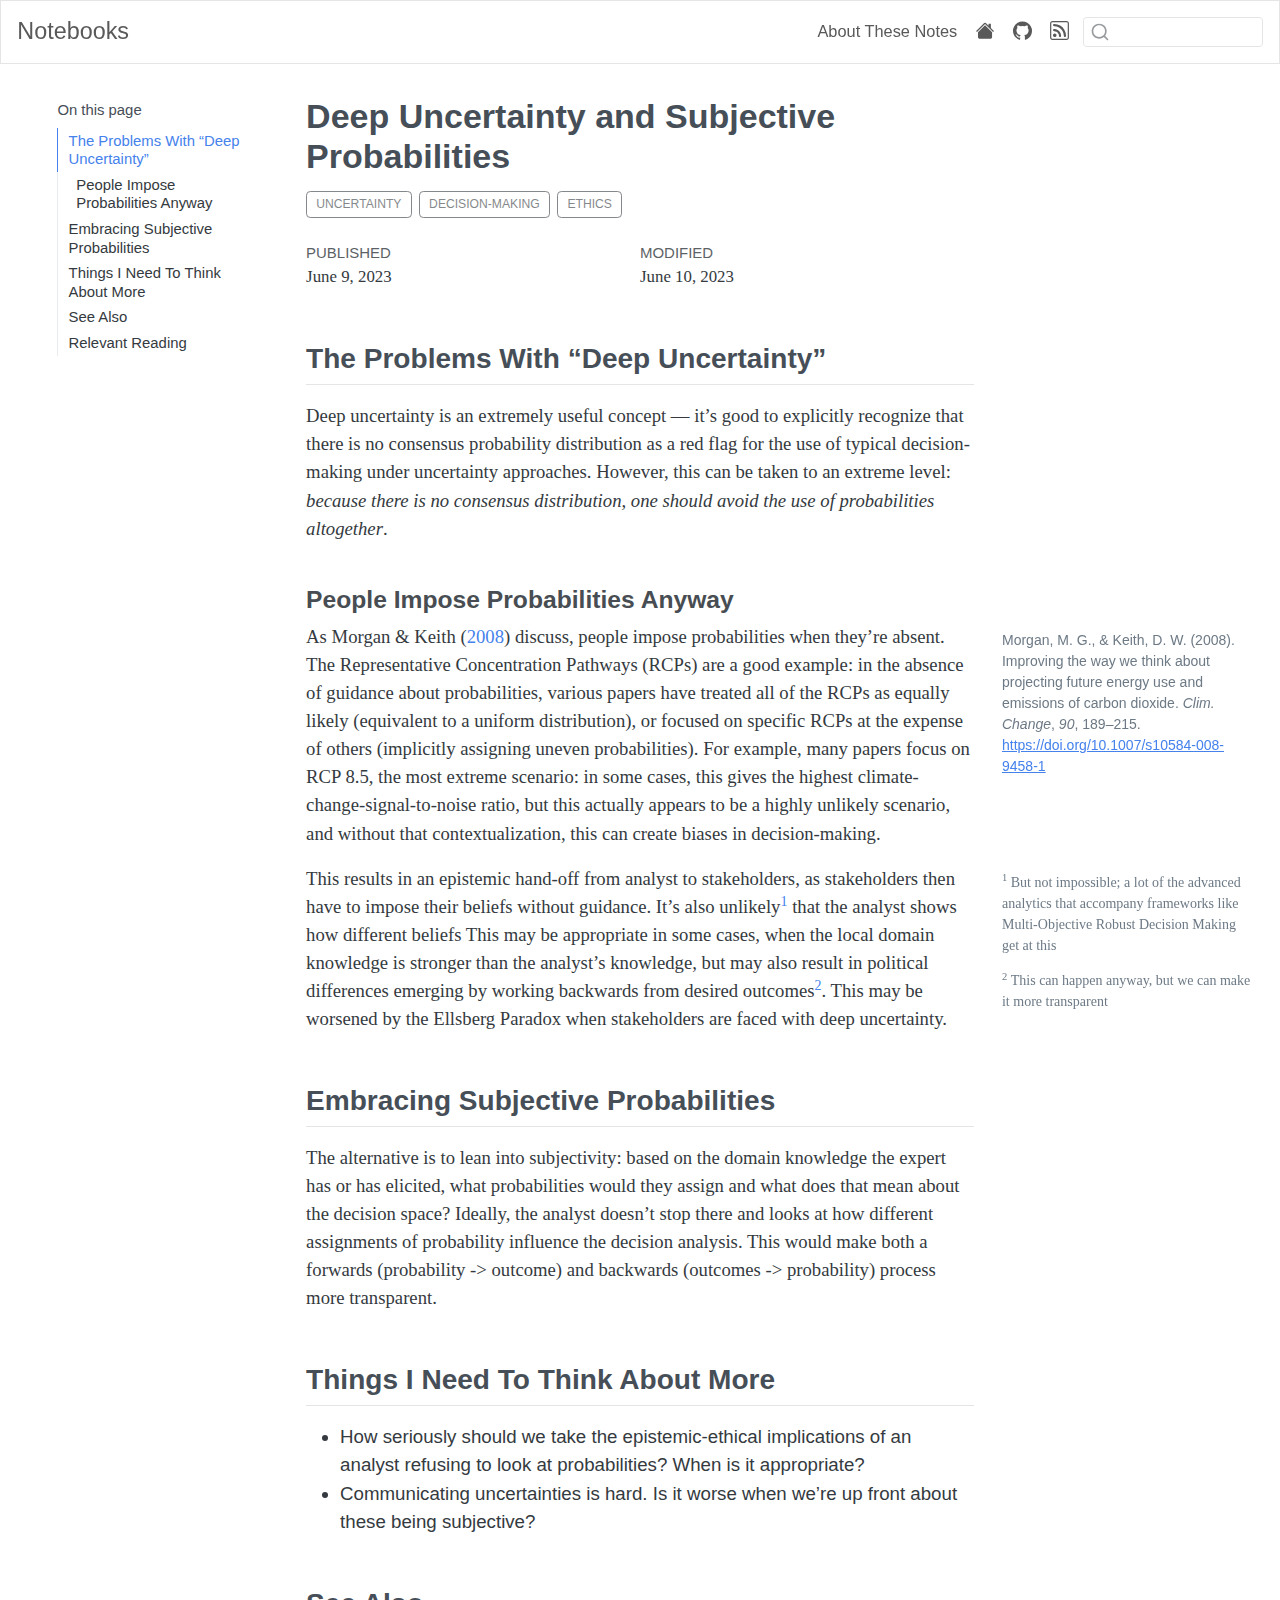
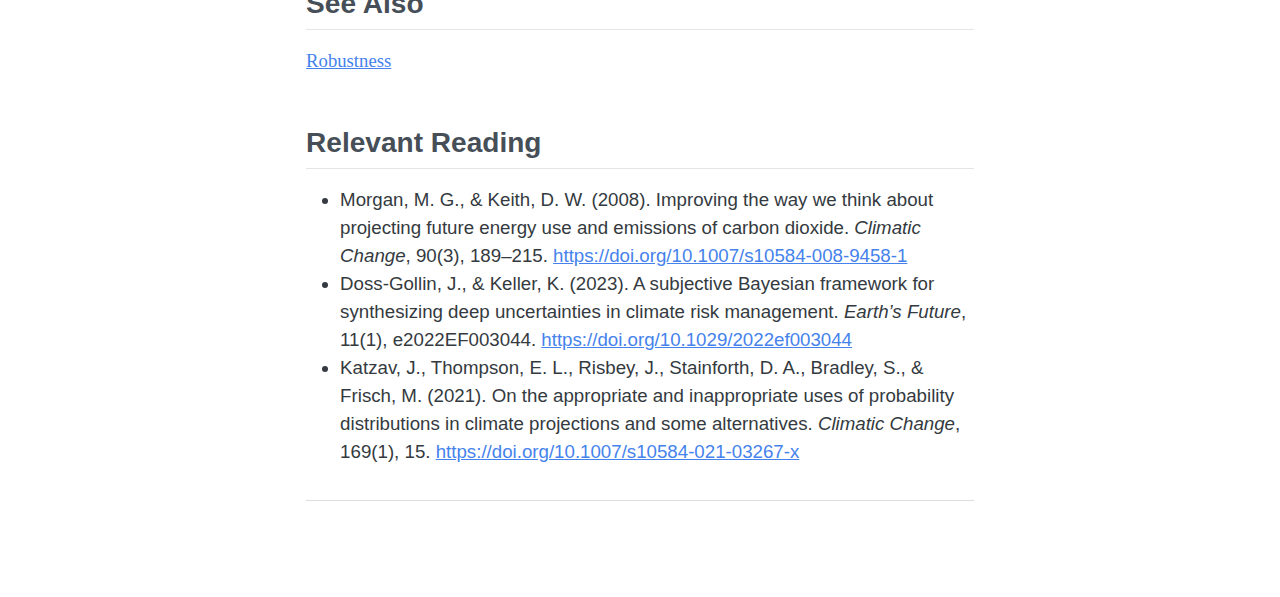
<file: posts/deep-uncertainty-subjective-probability/index.html>
<!DOCTYPE html>
<html xmlns="http://www.w3.org/1999/xhtml" lang="en" xml:lang="en"><head>

<meta charset="utf-8">
<meta name="generator" content="quarto-1.4.78">

<meta name="viewport" content="width=device-width, initial-scale=1.0, user-scalable=yes">

<meta name="dcterms.date" content="2023-06-09">

<title>Notebooks - Deep Uncertainty and Subjective Probabilities</title>
<style>
code{white-space: pre-wrap;}
span.smallcaps{font-variant: small-caps;}
div.columns{display: flex; gap: min(4vw, 1.5em);}
div.column{flex: auto; overflow-x: auto;}
div.hanging-indent{margin-left: 1.5em; text-indent: -1.5em;}
ul.task-list{list-style: none;}
ul.task-list li input[type="checkbox"] {
  width: 0.8em;
  margin: 0 0.8em 0.2em -1em; /* quarto-specific, see https://github.com/quarto-dev/quarto-cli/issues/4556 */ 
  vertical-align: middle;
}
/* CSS for citations */
div.csl-bib-body { }
div.csl-entry {
  clear: both;
}
.hanging-indent div.csl-entry {
  margin-left:2em;
  text-indent:-2em;
}
div.csl-left-margin {
  min-width:2em;
  float:left;
}
div.csl-right-inline {
  margin-left:2em;
  padding-left:1em;
}
div.csl-indent {
  margin-left: 2em;
}</style>


<script src="../../site_libs/quarto-nav/quarto-nav.js"></script>
<script src="../../site_libs/quarto-nav/headroom.min.js"></script>
<script src="../../site_libs/clipboard/clipboard.min.js"></script>
<script src="../../site_libs/quarto-search/autocomplete.umd.js"></script>
<script src="../../site_libs/quarto-search/fuse.min.js"></script>
<script src="../../site_libs/quarto-search/quarto-search.js"></script>
<meta name="quarto:offset" content="../../">
<script src="../../site_libs/quarto-html/quarto.js"></script>
<script src="../../site_libs/quarto-html/popper.min.js"></script>
<script src="../../site_libs/quarto-html/tippy.umd.min.js"></script>
<script src="../../site_libs/quarto-html/anchor.min.js"></script>
<link href="../../site_libs/quarto-html/tippy.css" rel="stylesheet">
<link href="../../site_libs/quarto-html/quarto-syntax-highlighting.css" rel="stylesheet" id="quarto-text-highlighting-styles">
<script src="../../site_libs/bootstrap/bootstrap.min.js"></script>
<link href="../../site_libs/bootstrap/bootstrap-icons.css" rel="stylesheet">
<link href="../../site_libs/bootstrap/bootstrap.min.css" rel="stylesheet" id="quarto-bootstrap" data-mode="light">
<script id="quarto-search-options" type="application/json">{
  "location": "navbar",
  "copy-button": false,
  "collapse-after": 3,
  "panel-placement": "end",
  "type": "textbox",
  "limit": 20,
  "language": {
    "search-no-results-text": "No results",
    "search-matching-documents-text": "matching documents",
    "search-copy-link-title": "Copy link to search",
    "search-hide-matches-text": "Hide additional matches",
    "search-more-match-text": "more match in this document",
    "search-more-matches-text": "more matches in this document",
    "search-clear-button-title": "Clear",
    "search-detached-cancel-button-title": "Cancel",
    "search-submit-button-title": "Submit"
  }
}</script>


<link rel="stylesheet" href="../../styles.css">
</head>

<body class="floating nav-fixed slimcontent">

<div id="quarto-search-results"></div>
  <header id="quarto-header" class="headroom fixed-top">
    <nav class="navbar navbar-expand-lg navbar-dark ">
      <div class="navbar-container container-fluid">
      <div class="navbar-brand-container">
    <a class="navbar-brand" href="../../index.html">
    <span class="navbar-title">Notebooks</span>
    </a>
  </div>
            <div id="quarto-search" class="" title="Search"></div>
          <button class="navbar-toggler" type="button" data-bs-toggle="collapse" data-bs-target="#navbarCollapse" aria-controls="navbarCollapse" aria-expanded="false" aria-label="Toggle navigation" onclick="if (window.quartoToggleHeadroom) { window.quartoToggleHeadroom(); }">
  <span class="navbar-toggler-icon"></span>
</button>
          <div class="collapse navbar-collapse" id="navbarCollapse">
            <ul class="navbar-nav navbar-nav-scroll ms-auto">
  <li class="nav-item">
    <a class="nav-link" href="../../about.html" rel="" target="">
 <span class="menu-text">About These Notes</span></a>
  </li>  
  <li class="nav-item compact">
    <a class="nav-link" href="https://viveks.me" rel="" target=""><i class="bi bi-house-fill" role="img">
</i> 
 <span class="menu-text"></span></a>
  </li>  
  <li class="nav-item compact">
    <a class="nav-link" href="https://github.com/vsrikrish/notebooks" rel="" target=""><i class="bi bi-github" role="img">
</i> 
 <span class="menu-text"></span></a>
  </li>  
  <li class="nav-item compact">
    <a class="nav-link" href="../../index.xml" rel="" target=""><i class="bi bi-rss" role="img">
</i> 
 <span class="menu-text"></span></a>
  </li>  
</ul>
            <div class="quarto-navbar-tools">
</div>
          </div> <!-- /navcollapse -->
      </div> <!-- /container-fluid -->
    </nav>
</header>
<!-- content -->
<div id="quarto-content" class="quarto-container page-columns page-rows-contents page-layout-article page-navbar">
<!-- sidebar -->
  <nav id="quarto-sidebar" class="sidebar collapse collapse-horizontal sidebar-navigation floating overflow-auto">
    <nav id="TOC" role="doc-toc" class="toc-active">
    <h2 id="toc-title">On this page</h2>
   
  <ul>
  <li><a href="#the-problems-with-deep-uncertainty" id="toc-the-problems-with-deep-uncertainty" class="nav-link active" data-scroll-target="#the-problems-with-deep-uncertainty">The Problems With “Deep Uncertainty”</a>
  <ul class="collapse">
  <li><a href="#people-impose-probabilities-anyway" id="toc-people-impose-probabilities-anyway" class="nav-link" data-scroll-target="#people-impose-probabilities-anyway">People Impose Probabilities Anyway</a></li>
  </ul></li>
  <li><a href="#embracing-subjective-probabilities" id="toc-embracing-subjective-probabilities" class="nav-link" data-scroll-target="#embracing-subjective-probabilities">Embracing Subjective Probabilities</a></li>
  <li><a href="#things-i-need-to-think-about-more" id="toc-things-i-need-to-think-about-more" class="nav-link" data-scroll-target="#things-i-need-to-think-about-more">Things I Need To Think About More</a></li>
  <li><a href="#see-also" id="toc-see-also" class="nav-link" data-scroll-target="#see-also">See Also</a></li>
  <li><a href="#relevant-reading" id="toc-relevant-reading" class="nav-link" data-scroll-target="#relevant-reading">Relevant Reading</a></li>
  </ul>
</nav>
</nav>
<div id="quarto-sidebar-glass" data-bs-toggle="collapse" data-bs-target="#quarto-sidebar,#quarto-sidebar-glass"></div>
<!-- margin-sidebar -->
    <div id="quarto-margin-sidebar" class="sidebar margin-sidebar">
    </div>
<!-- main -->
<main class="content page-columns page-full" id="quarto-document-content">

<header id="title-block-header" class="quarto-title-block default">
<div class="quarto-title">
<h1 class="title">Deep Uncertainty and Subjective Probabilities</h1>
  <div class="quarto-categories">
    <div class="quarto-category">uncertainty</div>
    <div class="quarto-category">decision-making</div>
    <div class="quarto-category">ethics</div>
  </div>
  </div>



<div class="quarto-title-meta">

    
    <div>
    <div class="quarto-title-meta-heading">Published</div>
    <div class="quarto-title-meta-contents">
      <p class="date">June 9, 2023</p>
    </div>
  </div>
  
    <div>
    <div class="quarto-title-meta-heading">Modified</div>
    <div class="quarto-title-meta-contents">
      <p class="date-modified">June 10, 2023</p>
    </div>
  </div>
    
  </div>
  

</header>

<section id="the-problems-with-deep-uncertainty" class="level2 page-columns page-full">
<h2 class="anchored" data-anchor-id="the-problems-with-deep-uncertainty">The Problems With “Deep Uncertainty”</h2>
<p>Deep uncertainty is an extremely useful concept — it’s good to explicitly recognize that there is no consensus probability distribution as a red flag for the use of typical decision-making under uncertainty approaches. However, this can be taken to an extreme level: <em>because there is no consensus distribution, one should avoid the use of probabilities altogether</em>.</p>
<section id="people-impose-probabilities-anyway" class="level3 page-columns page-full">
<h3 class="anchored" data-anchor-id="people-impose-probabilities-anyway">People Impose Probabilities Anyway</h3>
<p>As <span class="citation" data-cites="Morgan2008-qg">Morgan &amp; Keith (<a href="#ref-Morgan2008-qg" role="doc-biblioref">2008</a>)</span> discuss, people impose probabilities when they’re absent. The Representative Concentration Pathways (RCPs) are a good example: in the absence of guidance about probabilities, various papers have treated all of the RCPs as equally likely (equivalent to a uniform distribution), or focused on specific RCPs at the expense of others (implicitly assigning uneven probabilities). For example, many papers focus on RCP 8.5, the most extreme scenario: in some cases, this gives the highest climate-change-signal-to-noise ratio, but this actually appears to be a highly unlikely scenario, and without that contextualization, this can create biases in decision-making.</p>
<div class="no-row-height column-margin column-container"><div id="ref-Morgan2008-qg" class="csl-entry" role="listitem">
Morgan, M. G., &amp; Keith, D. W. (2008). <span class="nocase">Improving the way we think about projecting future energy use and emissions of carbon dioxide</span>. <em>Clim. Change</em>, <em>90</em>, 189–215. <a href="https://doi.org/10.1007/s10584-008-9458-1">https://doi.org/10.1007/s10584-008-9458-1</a>
</div></div><div class="page-columns page-full"><p>This results in an epistemic hand-off from analyst to stakeholders, as stakeholders then have to impose their beliefs without guidance. It’s also unlikely<a href="#fn1" class="footnote-ref" id="fnref1" role="doc-noteref"><sup>1</sup></a> that the analyst shows how different beliefs This may be appropriate in some cases, when the local domain knowledge is stronger than the analyst’s knowledge, but may also result in political differences emerging by working backwards from desired outcomes<a href="#fn2" class="footnote-ref" id="fnref2" role="doc-noteref"><sup>2</sup></a>. This may be worsened by the Ellsberg Paradox when stakeholders are faced with deep uncertainty.</p><div class="no-row-height column-margin column-container"><li id="fn1"><p><sup>1</sup>&nbsp;But not impossible; a lot of the advanced analytics that accompany frameworks like Multi-Objective Robust Decision Making get at this</p></li><li id="fn2"><p><sup>2</sup>&nbsp;This can happen anyway, but we can make it more transparent</p></li></div></div>
</section>
</section>
<section id="embracing-subjective-probabilities" class="level2">
<h2 class="anchored" data-anchor-id="embracing-subjective-probabilities">Embracing Subjective Probabilities</h2>
<p>The alternative is to lean into subjectivity: based on the domain knowledge the expert has or has elicited, what probabilities would they assign and what does that mean about the decision space? Ideally, the analyst doesn’t stop there and looks at how different assignments of probability influence the decision analysis. This would make both a forwards (probability -&gt; outcome) and backwards (outcomes -&gt; probability) process more transparent.</p>
</section>
<section id="things-i-need-to-think-about-more" class="level2">
<h2 class="anchored" data-anchor-id="things-i-need-to-think-about-more">Things I Need To Think About More</h2>
<ul>
<li>How seriously should we take the epistemic-ethical implications of an analyst refusing to look at probabilities? When is it appropriate?</li>
<li>Communicating uncertainties is hard. Is it worse when we’re up front about these being subjective?</li>
</ul>
</section>
<section id="see-also" class="level2">
<h2 class="anchored" data-anchor-id="see-also">See Also</h2>
<p><a href="../robustness/">Robustness</a></p>
</section>
<section id="relevant-reading" class="level2">
<h2 class="anchored" data-anchor-id="relevant-reading">Relevant Reading</h2>
<ul>
<li>Morgan, M. G., &amp; Keith, D. W. (2008). Improving the way we think about projecting future energy use and emissions of carbon dioxide. <em>Climatic Change</em>, 90(3), 189–215. <a href="https://doi.org/10.1007/s10584-008-9458-1" class="uri">https://doi.org/10.1007/s10584-008-9458-1</a></li>
<li>Doss-Gollin, J., &amp; Keller, K. (2023). A subjective Bayesian framework for synthesizing deep uncertainties in climate risk management. <em>Earth’s Future</em>, 11(1), e2022EF003044. <a href="https://doi.org/10.1029/2022ef003044" class="uri">https://doi.org/10.1029/2022ef003044</a></li>
<li>Katzav, J., Thompson, E. L., Risbey, J., Stainforth, D. A., Bradley, S., &amp; Frisch, M. (2021). On the appropriate and inappropriate uses of probability distributions in climate projections and some alternatives. <em>Climatic Change</em>, 169(1), 15. <a href="https://doi.org/10.1007/s10584-021-03267-x" class="uri">https://doi.org/10.1007/s10584-021-03267-x</a></li>
</ul>



</section>
<aside id="footnotes" class="footnotes footnotes-end-of-document" role="doc-endnotes">
<hr>
<ol>


</ol>
</aside>

</main> <!-- /main -->
<script id="quarto-html-after-body" type="application/javascript">
window.document.addEventListener("DOMContentLoaded", function (event) {
  const toggleBodyColorMode = (bsSheetEl) => {
    const mode = bsSheetEl.getAttribute("data-mode");
    const bodyEl = window.document.querySelector("body");
    if (mode === "dark") {
      bodyEl.classList.add("quarto-dark");
      bodyEl.classList.remove("quarto-light");
    } else {
      bodyEl.classList.add("quarto-light");
      bodyEl.classList.remove("quarto-dark");
    }
  }
  const toggleBodyColorPrimary = () => {
    const bsSheetEl = window.document.querySelector("link#quarto-bootstrap");
    if (bsSheetEl) {
      toggleBodyColorMode(bsSheetEl);
    }
  }
  toggleBodyColorPrimary();  
  const icon = "";
  const anchorJS = new window.AnchorJS();
  anchorJS.options = {
    placement: 'right',
    icon: icon
  };
  anchorJS.add('.anchored');
  const isCodeAnnotation = (el) => {
    for (const clz of el.classList) {
      if (clz.startsWith('code-annotation-')) {                     
        return true;
      }
    }
    return false;
  }
  const clipboard = new window.ClipboardJS('.code-copy-button', {
    text: function(trigger) {
      const codeEl = trigger.previousElementSibling.cloneNode(true);
      for (const childEl of codeEl.children) {
        if (isCodeAnnotation(childEl)) {
          childEl.remove();
        }
      }
      return codeEl.innerText;
    }
  });
  clipboard.on('success', function(e) {
    // button target
    const button = e.trigger;
    // don't keep focus
    button.blur();
    // flash "checked"
    button.classList.add('code-copy-button-checked');
    var currentTitle = button.getAttribute("title");
    button.setAttribute("title", "Copied!");
    let tooltip;
    if (window.bootstrap) {
      button.setAttribute("data-bs-toggle", "tooltip");
      button.setAttribute("data-bs-placement", "left");
      button.setAttribute("data-bs-title", "Copied!");
      tooltip = new bootstrap.Tooltip(button, 
        { trigger: "manual", 
          customClass: "code-copy-button-tooltip",
          offset: [0, -8]});
      tooltip.show();    
    }
    setTimeout(function() {
      if (tooltip) {
        tooltip.hide();
        button.removeAttribute("data-bs-title");
        button.removeAttribute("data-bs-toggle");
        button.removeAttribute("data-bs-placement");
      }
      button.setAttribute("title", currentTitle);
      button.classList.remove('code-copy-button-checked');
    }, 1000);
    // clear code selection
    e.clearSelection();
  });
  function tippyHover(el, contentFn) {
    const config = {
      allowHTML: true,
      content: contentFn,
      maxWidth: 500,
      delay: 100,
      arrow: false,
      appendTo: function(el) {
          return el.parentElement;
      },
      interactive: true,
      interactiveBorder: 10,
      theme: 'quarto',
      placement: 'bottom-start'
    };
    window.tippy(el, config); 
  }
  const noterefs = window.document.querySelectorAll('a[role="doc-noteref"]');
  for (var i=0; i<noterefs.length; i++) {
    const ref = noterefs[i];
    tippyHover(ref, function() {
      // use id or data attribute instead here
      let href = ref.getAttribute('data-footnote-href') || ref.getAttribute('href');
      try { href = new URL(href).hash; } catch {}
      const id = href.replace(/^#\/?/, "");
      const note = window.document.getElementById(id);
      return note.innerHTML;
    });
  }
  const xrefs = window.document.querySelectorAll('a.quarto-xref');
  for (var i=0; i<xrefs.length; i++) {
    const xref = xrefs[i];
    tippyHover(xref, function() {
      let href = xref.getAttribute('href');
      try { href = new URL(href).hash; } catch {}
      const id = href.replace(/^#\/?/, "");
      const note = window.document.getElementById(id);
      if (note !== null) {
        if (id.startsWith('sec-')) {
          // Special case sections, only their first couple elements
          const container = document.createElement("div");
          if (note.children && note.children.length > 2) {
            for (let i = 0; i < 2; i++) {
              container.appendChild(note.children[i].cloneNode(true));
            }
            return container.innerHTML
          } else {
            return note.innerHTML;
          }
        } else {
          return note.innerHTML;
        }
      } else {
        return "";
      }
    });
  }
      let selectedAnnoteEl;
      const selectorForAnnotation = ( cell, annotation) => {
        let cellAttr = 'data-code-cell="' + cell + '"';
        let lineAttr = 'data-code-annotation="' +  annotation + '"';
        const selector = 'span[' + cellAttr + '][' + lineAttr + ']';
        return selector;
      }
      const selectCodeLines = (annoteEl) => {
        const doc = window.document;
        const targetCell = annoteEl.getAttribute("data-target-cell");
        const targetAnnotation = annoteEl.getAttribute("data-target-annotation");
        const annoteSpan = window.document.querySelector(selectorForAnnotation(targetCell, targetAnnotation));
        const lines = annoteSpan.getAttribute("data-code-lines").split(",");
        const lineIds = lines.map((line) => {
          return targetCell + "-" + line;
        })
        let top = null;
        let height = null;
        let parent = null;
        if (lineIds.length > 0) {
            //compute the position of the single el (top and bottom and make a div)
            const el = window.document.getElementById(lineIds[0]);
            top = el.offsetTop;
            height = el.offsetHeight;
            parent = el.parentElement.parentElement;
          if (lineIds.length > 1) {
            const lastEl = window.document.getElementById(lineIds[lineIds.length - 1]);
            const bottom = lastEl.offsetTop + lastEl.offsetHeight;
            height = bottom - top;
          }
          if (top !== null && height !== null && parent !== null) {
            // cook up a div (if necessary) and position it 
            let div = window.document.getElementById("code-annotation-line-highlight");
            if (div === null) {
              div = window.document.createElement("div");
              div.setAttribute("id", "code-annotation-line-highlight");
              div.style.position = 'absolute';
              parent.appendChild(div);
            }
            div.style.top = top - 2 + "px";
            div.style.height = height + 4 + "px";
            let gutterDiv = window.document.getElementById("code-annotation-line-highlight-gutter");
            if (gutterDiv === null) {
              gutterDiv = window.document.createElement("div");
              gutterDiv.setAttribute("id", "code-annotation-line-highlight-gutter");
              gutterDiv.style.position = 'absolute';
              const codeCell = window.document.getElementById(targetCell);
              const gutter = codeCell.querySelector('.code-annotation-gutter');
              gutter.appendChild(gutterDiv);
            }
            gutterDiv.style.top = top - 2 + "px";
            gutterDiv.style.height = height + 4 + "px";
          }
          selectedAnnoteEl = annoteEl;
        }
      };
      const unselectCodeLines = () => {
        const elementsIds = ["code-annotation-line-highlight", "code-annotation-line-highlight-gutter"];
        elementsIds.forEach((elId) => {
          const div = window.document.getElementById(elId);
          if (div) {
            div.remove();
          }
        });
        selectedAnnoteEl = undefined;
      };
      // Attach click handler to the DT
      const annoteDls = window.document.querySelectorAll('dt[data-target-cell]');
      for (const annoteDlNode of annoteDls) {
        annoteDlNode.addEventListener('click', (event) => {
          const clickedEl = event.target;
          if (clickedEl !== selectedAnnoteEl) {
            unselectCodeLines();
            const activeEl = window.document.querySelector('dt[data-target-cell].code-annotation-active');
            if (activeEl) {
              activeEl.classList.remove('code-annotation-active');
            }
            selectCodeLines(clickedEl);
            clickedEl.classList.add('code-annotation-active');
          } else {
            // Unselect the line
            unselectCodeLines();
            clickedEl.classList.remove('code-annotation-active');
          }
        });
      }
  const findCites = (el) => {
    const parentEl = el.parentElement;
    if (parentEl) {
      const cites = parentEl.dataset.cites;
      if (cites) {
        return {
          el,
          cites: cites.split(' ')
        };
      } else {
        return findCites(el.parentElement)
      }
    } else {
      return undefined;
    }
  };
  var bibliorefs = window.document.querySelectorAll('a[role="doc-biblioref"]');
  for (var i=0; i<bibliorefs.length; i++) {
    const ref = bibliorefs[i];
    const citeInfo = findCites(ref);
    if (citeInfo) {
      tippyHover(citeInfo.el, function() {
        var popup = window.document.createElement('div');
        citeInfo.cites.forEach(function(cite) {
          var citeDiv = window.document.createElement('div');
          citeDiv.classList.add('hanging-indent');
          citeDiv.classList.add('csl-entry');
          var biblioDiv = window.document.getElementById('ref-' + cite);
          if (biblioDiv) {
            citeDiv.innerHTML = biblioDiv.innerHTML;
          }
          popup.appendChild(citeDiv);
        });
        return popup.innerHTML;
      });
    }
  }
});
</script>
</div> <!-- /content -->



</body></html>
</file>
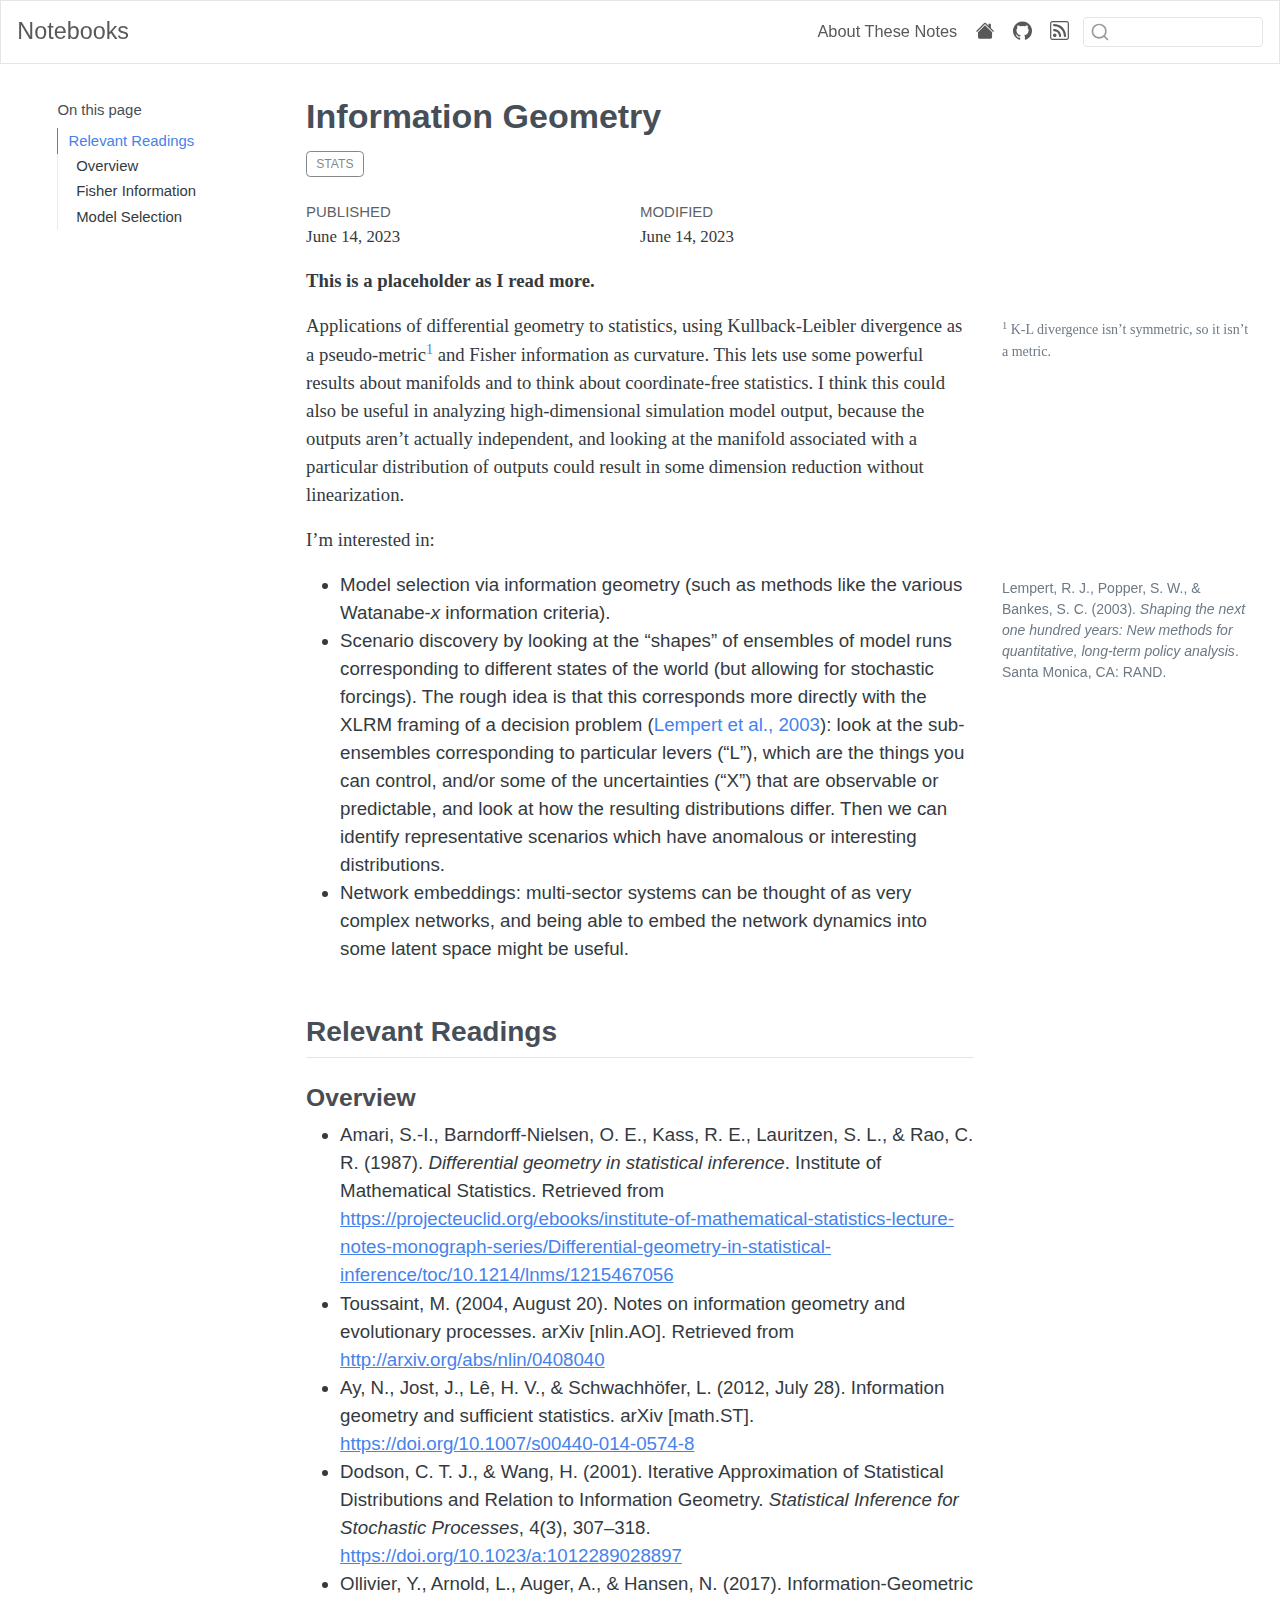
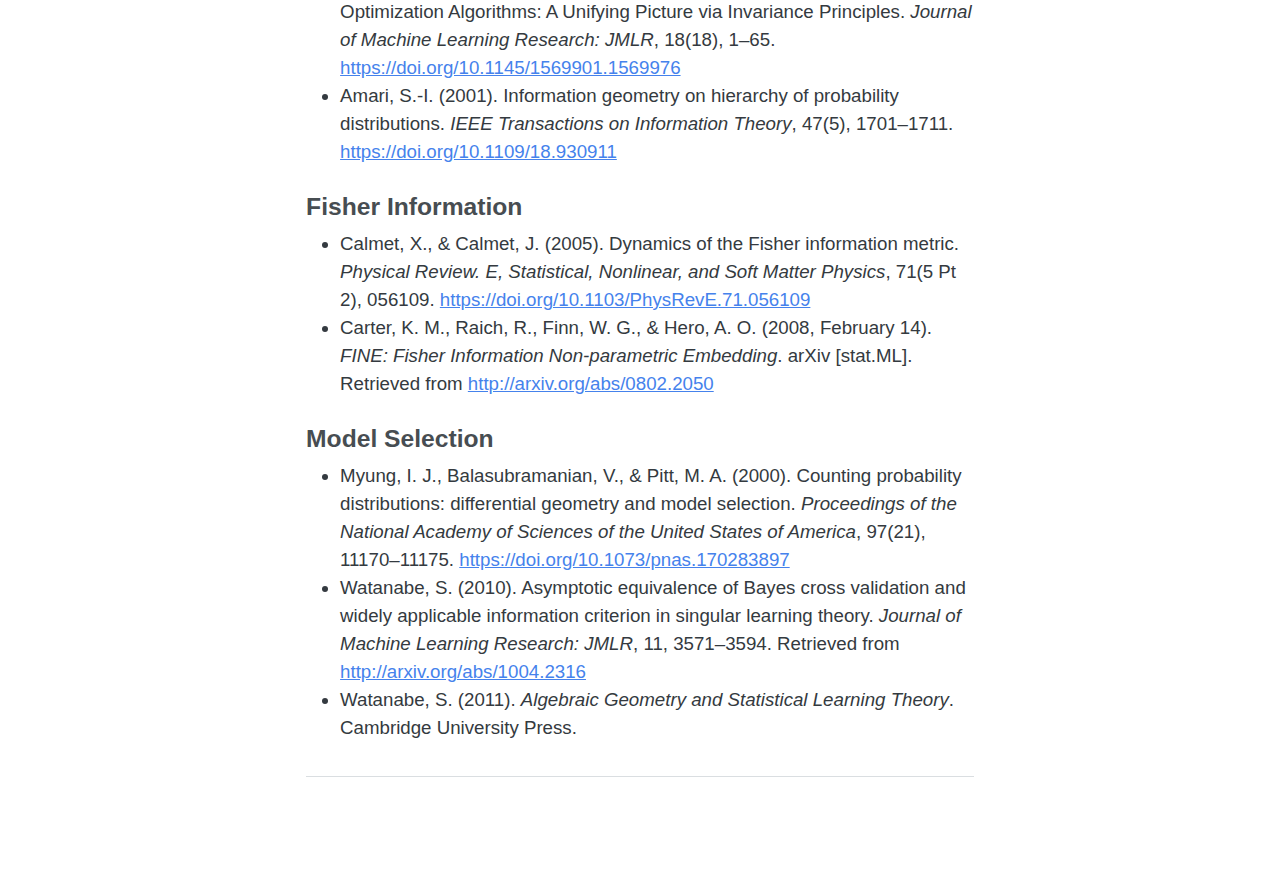
<file: posts/information-geometry/index.html>
<!DOCTYPE html>
<html xmlns="http://www.w3.org/1999/xhtml" lang="en" xml:lang="en"><head>

<meta charset="utf-8">
<meta name="generator" content="quarto-1.4.78">

<meta name="viewport" content="width=device-width, initial-scale=1.0, user-scalable=yes">

<meta name="dcterms.date" content="2023-06-14">

<title>Notebooks - Information Geometry</title>
<style>
code{white-space: pre-wrap;}
span.smallcaps{font-variant: small-caps;}
div.columns{display: flex; gap: min(4vw, 1.5em);}
div.column{flex: auto; overflow-x: auto;}
div.hanging-indent{margin-left: 1.5em; text-indent: -1.5em;}
ul.task-list{list-style: none;}
ul.task-list li input[type="checkbox"] {
  width: 0.8em;
  margin: 0 0.8em 0.2em -1em; /* quarto-specific, see https://github.com/quarto-dev/quarto-cli/issues/4556 */ 
  vertical-align: middle;
}
/* CSS for citations */
div.csl-bib-body { }
div.csl-entry {
  clear: both;
}
.hanging-indent div.csl-entry {
  margin-left:2em;
  text-indent:-2em;
}
div.csl-left-margin {
  min-width:2em;
  float:left;
}
div.csl-right-inline {
  margin-left:2em;
  padding-left:1em;
}
div.csl-indent {
  margin-left: 2em;
}</style>


<script src="../../site_libs/quarto-nav/quarto-nav.js"></script>
<script src="../../site_libs/quarto-nav/headroom.min.js"></script>
<script src="../../site_libs/clipboard/clipboard.min.js"></script>
<script src="../../site_libs/quarto-search/autocomplete.umd.js"></script>
<script src="../../site_libs/quarto-search/fuse.min.js"></script>
<script src="../../site_libs/quarto-search/quarto-search.js"></script>
<meta name="quarto:offset" content="../../">
<script src="../../site_libs/quarto-html/quarto.js"></script>
<script src="../../site_libs/quarto-html/popper.min.js"></script>
<script src="../../site_libs/quarto-html/tippy.umd.min.js"></script>
<script src="../../site_libs/quarto-html/anchor.min.js"></script>
<link href="../../site_libs/quarto-html/tippy.css" rel="stylesheet">
<link href="../../site_libs/quarto-html/quarto-syntax-highlighting.css" rel="stylesheet" id="quarto-text-highlighting-styles">
<script src="../../site_libs/bootstrap/bootstrap.min.js"></script>
<link href="../../site_libs/bootstrap/bootstrap-icons.css" rel="stylesheet">
<link href="../../site_libs/bootstrap/bootstrap.min.css" rel="stylesheet" id="quarto-bootstrap" data-mode="light">
<script id="quarto-search-options" type="application/json">{
  "location": "navbar",
  "copy-button": false,
  "collapse-after": 3,
  "panel-placement": "end",
  "type": "textbox",
  "limit": 20,
  "language": {
    "search-no-results-text": "No results",
    "search-matching-documents-text": "matching documents",
    "search-copy-link-title": "Copy link to search",
    "search-hide-matches-text": "Hide additional matches",
    "search-more-match-text": "more match in this document",
    "search-more-matches-text": "more matches in this document",
    "search-clear-button-title": "Clear",
    "search-detached-cancel-button-title": "Cancel",
    "search-submit-button-title": "Submit"
  }
}</script>


<link rel="stylesheet" href="../../styles.css">
</head>

<body class="floating nav-fixed slimcontent">

<div id="quarto-search-results"></div>
  <header id="quarto-header" class="headroom fixed-top">
    <nav class="navbar navbar-expand-lg navbar-dark ">
      <div class="navbar-container container-fluid">
      <div class="navbar-brand-container">
    <a class="navbar-brand" href="../../index.html">
    <span class="navbar-title">Notebooks</span>
    </a>
  </div>
            <div id="quarto-search" class="" title="Search"></div>
          <button class="navbar-toggler" type="button" data-bs-toggle="collapse" data-bs-target="#navbarCollapse" aria-controls="navbarCollapse" aria-expanded="false" aria-label="Toggle navigation" onclick="if (window.quartoToggleHeadroom) { window.quartoToggleHeadroom(); }">
  <span class="navbar-toggler-icon"></span>
</button>
          <div class="collapse navbar-collapse" id="navbarCollapse">
            <ul class="navbar-nav navbar-nav-scroll ms-auto">
  <li class="nav-item">
    <a class="nav-link" href="../../about.html" rel="" target="">
 <span class="menu-text">About These Notes</span></a>
  </li>  
  <li class="nav-item compact">
    <a class="nav-link" href="https://viveks.me" rel="" target=""><i class="bi bi-house-fill" role="img">
</i> 
 <span class="menu-text"></span></a>
  </li>  
  <li class="nav-item compact">
    <a class="nav-link" href="https://github.com/vsrikrish/notebooks" rel="" target=""><i class="bi bi-github" role="img">
</i> 
 <span class="menu-text"></span></a>
  </li>  
  <li class="nav-item compact">
    <a class="nav-link" href="../../index.xml" rel="" target=""><i class="bi bi-rss" role="img">
</i> 
 <span class="menu-text"></span></a>
  </li>  
</ul>
            <div class="quarto-navbar-tools">
</div>
          </div> <!-- /navcollapse -->
      </div> <!-- /container-fluid -->
    </nav>
</header>
<!-- content -->
<div id="quarto-content" class="quarto-container page-columns page-rows-contents page-layout-article page-navbar">
<!-- sidebar -->
  <nav id="quarto-sidebar" class="sidebar collapse collapse-horizontal sidebar-navigation floating overflow-auto">
    <nav id="TOC" role="doc-toc" class="toc-active">
    <h2 id="toc-title">On this page</h2>
   
  <ul>
  <li><a href="#relevant-readings" id="toc-relevant-readings" class="nav-link active" data-scroll-target="#relevant-readings">Relevant Readings</a>
  <ul class="collapse">
  <li><a href="#overview" id="toc-overview" class="nav-link" data-scroll-target="#overview">Overview</a></li>
  <li><a href="#fisher-information" id="toc-fisher-information" class="nav-link" data-scroll-target="#fisher-information">Fisher Information</a></li>
  <li><a href="#model-selection" id="toc-model-selection" class="nav-link" data-scroll-target="#model-selection">Model Selection</a></li>
  </ul></li>
  </ul>
</nav>
</nav>
<div id="quarto-sidebar-glass" data-bs-toggle="collapse" data-bs-target="#quarto-sidebar,#quarto-sidebar-glass"></div>
<!-- margin-sidebar -->
    <div id="quarto-margin-sidebar" class="sidebar margin-sidebar">
    </div>
<!-- main -->
<main class="content page-columns page-full" id="quarto-document-content">

<header id="title-block-header" class="quarto-title-block default">
<div class="quarto-title">
<h1 class="title">Information Geometry</h1>
  <div class="quarto-categories">
    <div class="quarto-category">stats</div>
  </div>
  </div>



<div class="quarto-title-meta">

    
    <div>
    <div class="quarto-title-meta-heading">Published</div>
    <div class="quarto-title-meta-contents">
      <p class="date">June 14, 2023</p>
    </div>
  </div>
  
    <div>
    <div class="quarto-title-meta-heading">Modified</div>
    <div class="quarto-title-meta-contents">
      <p class="date-modified">June 14, 2023</p>
    </div>
  </div>
    
  </div>
  

</header>

<p><strong>This is a placeholder as I read more.</strong></p>
<div class="page-columns page-full"><p>Applications of differential geometry to statistics, using Kullback-Leibler divergence as a pseudo-metric<a href="#fn1" class="footnote-ref" id="fnref1" role="doc-noteref"><sup>1</sup></a> and Fisher information as curvature. This lets use some powerful results about manifolds and to think about coordinate-free statistics. I think this could also be useful in analyzing high-dimensional simulation model output, because the outputs aren’t actually independent, and looking at the manifold associated with a particular distribution of outputs could result in some dimension reduction without linearization.</p><div class="no-row-height column-margin column-container"><li id="fn1"><p><sup>1</sup>&nbsp;K-L divergence isn’t symmetric, so it isn’t a metric.</p></li></div></div>
<p>I’m interested in:</p>
<ul>
<li>Model selection via information geometry (such as methods like the various Watanabe-<em>x</em> information criteria).</li>
<li>Scenario discovery by looking at the “shapes” of ensembles of model runs corresponding to different states of the world (but allowing for stochastic forcings). The rough idea is that this corresponds more directly with the XLRM framing of a decision problem <span class="citation" data-cites="Lempert2003-va">(<a href="#ref-Lempert2003-va" role="doc-biblioref">Lempert et al., 2003</a>)</span>: look at the sub-ensembles corresponding to particular levers (“L”), which are the things you can control, and/or some of the uncertainties (“X”) that are observable or predictable, and look at how the resulting distributions differ. Then we can identify representative scenarios which have anomalous or interesting distributions.</li>
<li>Network embeddings: multi-sector systems can be thought of as very complex networks, and being able to embed the network dynamics into some latent space might be useful.</li>
</ul>
<div class="no-row-height column-margin column-container"><div id="ref-Lempert2003-va" class="csl-entry" role="listitem">
Lempert, R. J., Popper, S. W., &amp; Bankes, S. C. (2003). <em>Shaping the next one hundred years: New methods for quantitative, long-term policy analysis</em>. Santa Monica, CA: RAND.
</div></div><section id="relevant-readings" class="level2">
<h2 class="anchored" data-anchor-id="relevant-readings">Relevant Readings</h2>
<section id="overview" class="level3">
<h3 class="anchored" data-anchor-id="overview">Overview</h3>
<ul>
<li>Amari, S.-I., Barndorff-Nielsen, O. E., Kass, R. E., Lauritzen, S. L., &amp; Rao, C. R. (1987). <em>Differential geometry in statistical inference</em>. Institute of Mathematical Statistics. Retrieved from <a href="https://projecteuclid.org/ebooks/institute-of-mathematical-statistics-lecture-notes-monograph-series/Differential-geometry-in-statistical-inference/toc/10.1214/lnms/1215467056" class="uri">https://projecteuclid.org/ebooks/institute-of-mathematical-statistics-lecture-notes-monograph-series/Differential-geometry-in-statistical-inference/toc/10.1214/lnms/1215467056</a></li>
<li>Toussaint, M. (2004, August 20). Notes on information geometry and evolutionary processes. arXiv [nlin.AO]. Retrieved from <a href="http://arxiv.org/abs/nlin/0408040" class="uri">http://arxiv.org/abs/nlin/0408040</a></li>
<li>Ay, N., Jost, J., Lê, H. V., &amp; Schwachhöfer, L. (2012, July 28). Information geometry and sufficient statistics. arXiv [math.ST]. <a href="https://doi.org/10.1007/s00440-014-0574-8" class="uri">https://doi.org/10.1007/s00440-014-0574-8</a></li>
<li>Dodson, C. T. J., &amp; Wang, H. (2001). Iterative Approximation of Statistical Distributions and Relation to Information Geometry. <em>Statistical Inference for Stochastic Processes</em>, 4(3), 307–318. <a href="https://doi.org/10.1023/a:1012289028897" class="uri">https://doi.org/10.1023/a:1012289028897</a></li>
<li>Ollivier, Y., Arnold, L., Auger, A., &amp; Hansen, N. (2017). Information-Geometric Optimization Algorithms: A Unifying Picture via Invariance Principles. <em>Journal of Machine Learning Research: JMLR</em>, 18(18), 1–65. <a href="https://doi.org/10.1145/1569901.1569976" class="uri">https://doi.org/10.1145/1569901.1569976</a></li>
<li>Amari, S.-I. (2001). Information geometry on hierarchy of probability distributions. <em>IEEE Transactions on Information Theory</em>, 47(5), 1701–1711. <a href="https://doi.org/10.1109/18.930911" class="uri">https://doi.org/10.1109/18.930911</a></li>
</ul>
</section>
<section id="fisher-information" class="level3">
<h3 class="anchored" data-anchor-id="fisher-information">Fisher Information</h3>
<ul>
<li>Calmet, X., &amp; Calmet, J. (2005). Dynamics of the Fisher information metric. <em>Physical Review. E, Statistical, Nonlinear, and Soft Matter Physics</em>, 71(5 Pt 2), 056109. <a href="https://doi.org/10.1103/PhysRevE.71.056109" class="uri">https://doi.org/10.1103/PhysRevE.71.056109</a></li>
<li>Carter, K. M., Raich, R., Finn, W. G., &amp; Hero, A. O. (2008, February 14). <em>FINE: Fisher Information Non-parametric Embedding</em>. arXiv [stat.ML]. Retrieved from <a href="http://arxiv.org/abs/0802.2050" class="uri">http://arxiv.org/abs/0802.2050</a></li>
</ul>
</section>
<section id="model-selection" class="level3">
<h3 class="anchored" data-anchor-id="model-selection">Model Selection</h3>
<ul>
<li>Myung, I. J., Balasubramanian, V., &amp; Pitt, M. A. (2000). Counting probability distributions: differential geometry and model selection. <em>Proceedings of the National Academy of Sciences of the United States of America</em>, 97(21), 11170–11175. <a href="https://doi.org/10.1073/pnas.170283897" class="uri">https://doi.org/10.1073/pnas.170283897</a></li>
<li>Watanabe, S. (2010). Asymptotic equivalence of Bayes cross validation and widely applicable information criterion in singular learning theory. <em>Journal of Machine Learning Research: JMLR</em>, 11, 3571–3594. Retrieved from <a href="http://arxiv.org/abs/1004.2316" class="uri">http://arxiv.org/abs/1004.2316</a></li>
<li>Watanabe, S. (2011). <em>Algebraic Geometry and Statistical Learning Theory</em>. Cambridge University Press.</li>
</ul>



</section>
</section>
<aside id="footnotes" class="footnotes footnotes-end-of-document" role="doc-endnotes">
<hr>
<ol>

</ol>
</aside>

</main> <!-- /main -->
<script id="quarto-html-after-body" type="application/javascript">
window.document.addEventListener("DOMContentLoaded", function (event) {
  const toggleBodyColorMode = (bsSheetEl) => {
    const mode = bsSheetEl.getAttribute("data-mode");
    const bodyEl = window.document.querySelector("body");
    if (mode === "dark") {
      bodyEl.classList.add("quarto-dark");
      bodyEl.classList.remove("quarto-light");
    } else {
      bodyEl.classList.add("quarto-light");
      bodyEl.classList.remove("quarto-dark");
    }
  }
  const toggleBodyColorPrimary = () => {
    const bsSheetEl = window.document.querySelector("link#quarto-bootstrap");
    if (bsSheetEl) {
      toggleBodyColorMode(bsSheetEl);
    }
  }
  toggleBodyColorPrimary();  
  const icon = "";
  const anchorJS = new window.AnchorJS();
  anchorJS.options = {
    placement: 'right',
    icon: icon
  };
  anchorJS.add('.anchored');
  const isCodeAnnotation = (el) => {
    for (const clz of el.classList) {
      if (clz.startsWith('code-annotation-')) {                     
        return true;
      }
    }
    return false;
  }
  const clipboard = new window.ClipboardJS('.code-copy-button', {
    text: function(trigger) {
      const codeEl = trigger.previousElementSibling.cloneNode(true);
      for (const childEl of codeEl.children) {
        if (isCodeAnnotation(childEl)) {
          childEl.remove();
        }
      }
      return codeEl.innerText;
    }
  });
  clipboard.on('success', function(e) {
    // button target
    const button = e.trigger;
    // don't keep focus
    button.blur();
    // flash "checked"
    button.classList.add('code-copy-button-checked');
    var currentTitle = button.getAttribute("title");
    button.setAttribute("title", "Copied!");
    let tooltip;
    if (window.bootstrap) {
      button.setAttribute("data-bs-toggle", "tooltip");
      button.setAttribute("data-bs-placement", "left");
      button.setAttribute("data-bs-title", "Copied!");
      tooltip = new bootstrap.Tooltip(button, 
        { trigger: "manual", 
          customClass: "code-copy-button-tooltip",
          offset: [0, -8]});
      tooltip.show();    
    }
    setTimeout(function() {
      if (tooltip) {
        tooltip.hide();
        button.removeAttribute("data-bs-title");
        button.removeAttribute("data-bs-toggle");
        button.removeAttribute("data-bs-placement");
      }
      button.setAttribute("title", currentTitle);
      button.classList.remove('code-copy-button-checked');
    }, 1000);
    // clear code selection
    e.clearSelection();
  });
  function tippyHover(el, contentFn) {
    const config = {
      allowHTML: true,
      content: contentFn,
      maxWidth: 500,
      delay: 100,
      arrow: false,
      appendTo: function(el) {
          return el.parentElement;
      },
      interactive: true,
      interactiveBorder: 10,
      theme: 'quarto',
      placement: 'bottom-start'
    };
    window.tippy(el, config); 
  }
  const noterefs = window.document.querySelectorAll('a[role="doc-noteref"]');
  for (var i=0; i<noterefs.length; i++) {
    const ref = noterefs[i];
    tippyHover(ref, function() {
      // use id or data attribute instead here
      let href = ref.getAttribute('data-footnote-href') || ref.getAttribute('href');
      try { href = new URL(href).hash; } catch {}
      const id = href.replace(/^#\/?/, "");
      const note = window.document.getElementById(id);
      return note.innerHTML;
    });
  }
  const xrefs = window.document.querySelectorAll('a.quarto-xref');
  for (var i=0; i<xrefs.length; i++) {
    const xref = xrefs[i];
    tippyHover(xref, function() {
      let href = xref.getAttribute('href');
      try { href = new URL(href).hash; } catch {}
      const id = href.replace(/^#\/?/, "");
      const note = window.document.getElementById(id);
      if (note !== null) {
        if (id.startsWith('sec-')) {
          // Special case sections, only their first couple elements
          const container = document.createElement("div");
          if (note.children && note.children.length > 2) {
            for (let i = 0; i < 2; i++) {
              container.appendChild(note.children[i].cloneNode(true));
            }
            return container.innerHTML
          } else {
            return note.innerHTML;
          }
        } else {
          return note.innerHTML;
        }
      } else {
        return "";
      }
    });
  }
      let selectedAnnoteEl;
      const selectorForAnnotation = ( cell, annotation) => {
        let cellAttr = 'data-code-cell="' + cell + '"';
        let lineAttr = 'data-code-annotation="' +  annotation + '"';
        const selector = 'span[' + cellAttr + '][' + lineAttr + ']';
        return selector;
      }
      const selectCodeLines = (annoteEl) => {
        const doc = window.document;
        const targetCell = annoteEl.getAttribute("data-target-cell");
        const targetAnnotation = annoteEl.getAttribute("data-target-annotation");
        const annoteSpan = window.document.querySelector(selectorForAnnotation(targetCell, targetAnnotation));
        const lines = annoteSpan.getAttribute("data-code-lines").split(",");
        const lineIds = lines.map((line) => {
          return targetCell + "-" + line;
        })
        let top = null;
        let height = null;
        let parent = null;
        if (lineIds.length > 0) {
            //compute the position of the single el (top and bottom and make a div)
            const el = window.document.getElementById(lineIds[0]);
            top = el.offsetTop;
            height = el.offsetHeight;
            parent = el.parentElement.parentElement;
          if (lineIds.length > 1) {
            const lastEl = window.document.getElementById(lineIds[lineIds.length - 1]);
            const bottom = lastEl.offsetTop + lastEl.offsetHeight;
            height = bottom - top;
          }
          if (top !== null && height !== null && parent !== null) {
            // cook up a div (if necessary) and position it 
            let div = window.document.getElementById("code-annotation-line-highlight");
            if (div === null) {
              div = window.document.createElement("div");
              div.setAttribute("id", "code-annotation-line-highlight");
              div.style.position = 'absolute';
              parent.appendChild(div);
            }
            div.style.top = top - 2 + "px";
            div.style.height = height + 4 + "px";
            let gutterDiv = window.document.getElementById("code-annotation-line-highlight-gutter");
            if (gutterDiv === null) {
              gutterDiv = window.document.createElement("div");
              gutterDiv.setAttribute("id", "code-annotation-line-highlight-gutter");
              gutterDiv.style.position = 'absolute';
              const codeCell = window.document.getElementById(targetCell);
              const gutter = codeCell.querySelector('.code-annotation-gutter');
              gutter.appendChild(gutterDiv);
            }
            gutterDiv.style.top = top - 2 + "px";
            gutterDiv.style.height = height + 4 + "px";
          }
          selectedAnnoteEl = annoteEl;
        }
      };
      const unselectCodeLines = () => {
        const elementsIds = ["code-annotation-line-highlight", "code-annotation-line-highlight-gutter"];
        elementsIds.forEach((elId) => {
          const div = window.document.getElementById(elId);
          if (div) {
            div.remove();
          }
        });
        selectedAnnoteEl = undefined;
      };
      // Attach click handler to the DT
      const annoteDls = window.document.querySelectorAll('dt[data-target-cell]');
      for (const annoteDlNode of annoteDls) {
        annoteDlNode.addEventListener('click', (event) => {
          const clickedEl = event.target;
          if (clickedEl !== selectedAnnoteEl) {
            unselectCodeLines();
            const activeEl = window.document.querySelector('dt[data-target-cell].code-annotation-active');
            if (activeEl) {
              activeEl.classList.remove('code-annotation-active');
            }
            selectCodeLines(clickedEl);
            clickedEl.classList.add('code-annotation-active');
          } else {
            // Unselect the line
            unselectCodeLines();
            clickedEl.classList.remove('code-annotation-active');
          }
        });
      }
  const findCites = (el) => {
    const parentEl = el.parentElement;
    if (parentEl) {
      const cites = parentEl.dataset.cites;
      if (cites) {
        return {
          el,
          cites: cites.split(' ')
        };
      } else {
        return findCites(el.parentElement)
      }
    } else {
      return undefined;
    }
  };
  var bibliorefs = window.document.querySelectorAll('a[role="doc-biblioref"]');
  for (var i=0; i<bibliorefs.length; i++) {
    const ref = bibliorefs[i];
    const citeInfo = findCites(ref);
    if (citeInfo) {
      tippyHover(citeInfo.el, function() {
        var popup = window.document.createElement('div');
        citeInfo.cites.forEach(function(cite) {
          var citeDiv = window.document.createElement('div');
          citeDiv.classList.add('hanging-indent');
          citeDiv.classList.add('csl-entry');
          var biblioDiv = window.document.getElementById('ref-' + cite);
          if (biblioDiv) {
            citeDiv.innerHTML = biblioDiv.innerHTML;
          }
          popup.appendChild(citeDiv);
        });
        return popup.innerHTML;
      });
    }
  }
});
</script>
</div> <!-- /content -->



</body></html>
</file>
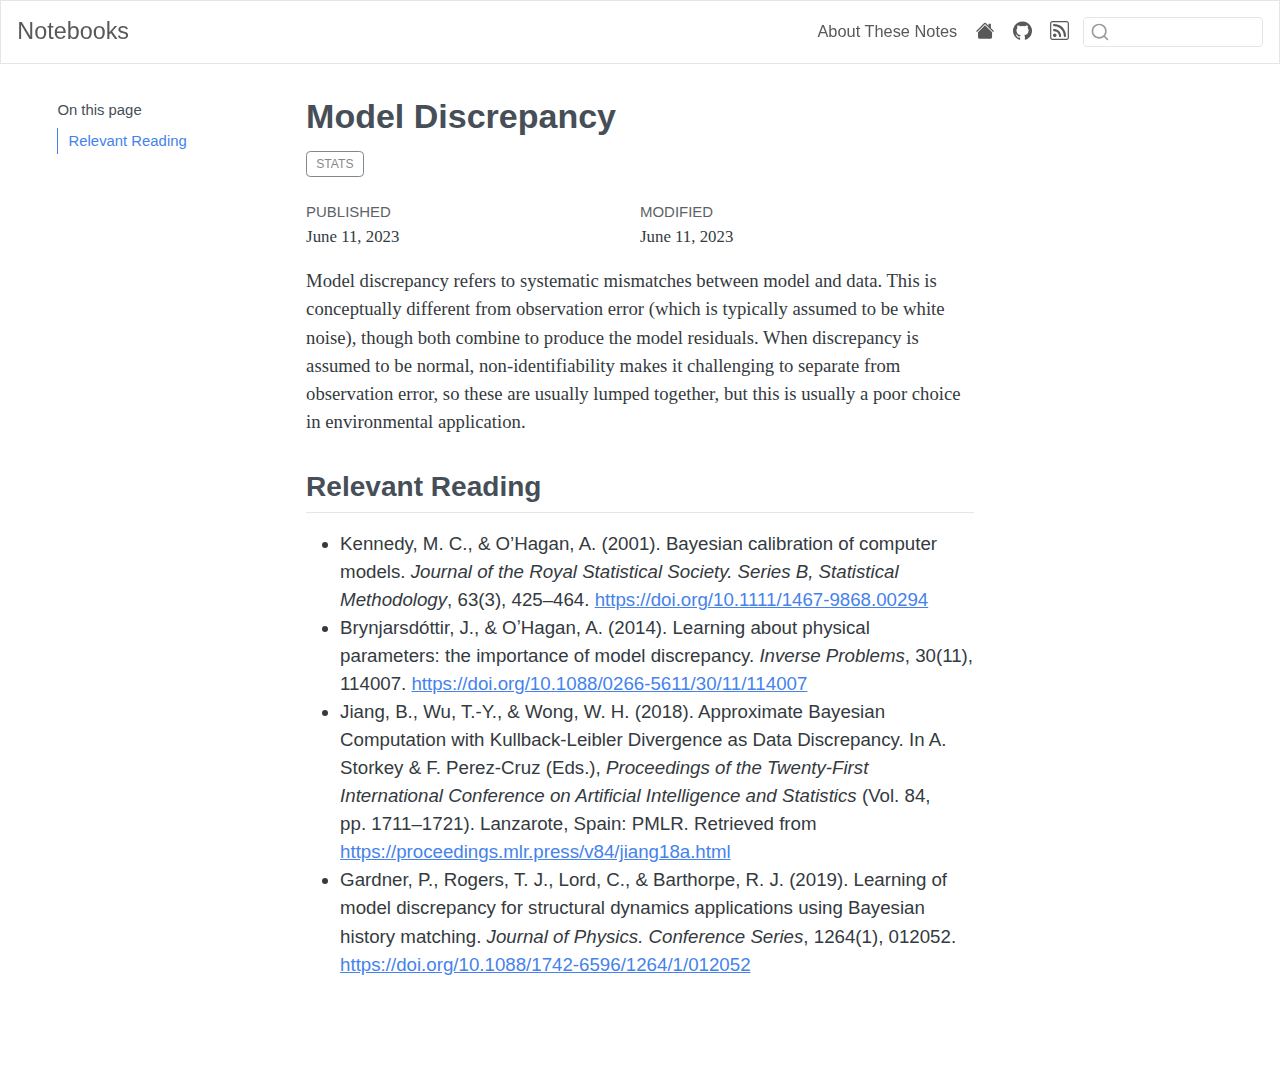
<file: posts/model-discrepancy/index.html>
<!DOCTYPE html>
<html xmlns="http://www.w3.org/1999/xhtml" lang="en" xml:lang="en"><head>

<meta charset="utf-8">
<meta name="generator" content="quarto-1.4.78">

<meta name="viewport" content="width=device-width, initial-scale=1.0, user-scalable=yes">

<meta name="dcterms.date" content="2023-06-11">

<title>Notebooks - Model Discrepancy</title>
<style>
code{white-space: pre-wrap;}
span.smallcaps{font-variant: small-caps;}
div.columns{display: flex; gap: min(4vw, 1.5em);}
div.column{flex: auto; overflow-x: auto;}
div.hanging-indent{margin-left: 1.5em; text-indent: -1.5em;}
ul.task-list{list-style: none;}
ul.task-list li input[type="checkbox"] {
  width: 0.8em;
  margin: 0 0.8em 0.2em -1em; /* quarto-specific, see https://github.com/quarto-dev/quarto-cli/issues/4556 */ 
  vertical-align: middle;
}
</style>


<script src="../../site_libs/quarto-nav/quarto-nav.js"></script>
<script src="../../site_libs/quarto-nav/headroom.min.js"></script>
<script src="../../site_libs/clipboard/clipboard.min.js"></script>
<script src="../../site_libs/quarto-search/autocomplete.umd.js"></script>
<script src="../../site_libs/quarto-search/fuse.min.js"></script>
<script src="../../site_libs/quarto-search/quarto-search.js"></script>
<meta name="quarto:offset" content="../../">
<script src="../../site_libs/quarto-html/quarto.js"></script>
<script src="../../site_libs/quarto-html/popper.min.js"></script>
<script src="../../site_libs/quarto-html/tippy.umd.min.js"></script>
<script src="../../site_libs/quarto-html/anchor.min.js"></script>
<link href="../../site_libs/quarto-html/tippy.css" rel="stylesheet">
<link href="../../site_libs/quarto-html/quarto-syntax-highlighting.css" rel="stylesheet" id="quarto-text-highlighting-styles">
<script src="../../site_libs/bootstrap/bootstrap.min.js"></script>
<link href="../../site_libs/bootstrap/bootstrap-icons.css" rel="stylesheet">
<link href="../../site_libs/bootstrap/bootstrap.min.css" rel="stylesheet" id="quarto-bootstrap" data-mode="light">
<script id="quarto-search-options" type="application/json">{
  "location": "navbar",
  "copy-button": false,
  "collapse-after": 3,
  "panel-placement": "end",
  "type": "textbox",
  "limit": 20,
  "language": {
    "search-no-results-text": "No results",
    "search-matching-documents-text": "matching documents",
    "search-copy-link-title": "Copy link to search",
    "search-hide-matches-text": "Hide additional matches",
    "search-more-match-text": "more match in this document",
    "search-more-matches-text": "more matches in this document",
    "search-clear-button-title": "Clear",
    "search-detached-cancel-button-title": "Cancel",
    "search-submit-button-title": "Submit"
  }
}</script>


<link rel="stylesheet" href="../../styles.css">
</head>

<body class="floating nav-fixed">

<div id="quarto-search-results"></div>
  <header id="quarto-header" class="headroom fixed-top">
    <nav class="navbar navbar-expand-lg navbar-dark ">
      <div class="navbar-container container-fluid">
      <div class="navbar-brand-container">
    <a class="navbar-brand" href="../../index.html">
    <span class="navbar-title">Notebooks</span>
    </a>
  </div>
            <div id="quarto-search" class="" title="Search"></div>
          <button class="navbar-toggler" type="button" data-bs-toggle="collapse" data-bs-target="#navbarCollapse" aria-controls="navbarCollapse" aria-expanded="false" aria-label="Toggle navigation" onclick="if (window.quartoToggleHeadroom) { window.quartoToggleHeadroom(); }">
  <span class="navbar-toggler-icon"></span>
</button>
          <div class="collapse navbar-collapse" id="navbarCollapse">
            <ul class="navbar-nav navbar-nav-scroll ms-auto">
  <li class="nav-item">
    <a class="nav-link" href="../../about.html" rel="" target="">
 <span class="menu-text">About These Notes</span></a>
  </li>  
  <li class="nav-item compact">
    <a class="nav-link" href="https://viveks.me" rel="" target=""><i class="bi bi-house-fill" role="img">
</i> 
 <span class="menu-text"></span></a>
  </li>  
  <li class="nav-item compact">
    <a class="nav-link" href="https://github.com/vsrikrish/notebooks" rel="" target=""><i class="bi bi-github" role="img">
</i> 
 <span class="menu-text"></span></a>
  </li>  
  <li class="nav-item compact">
    <a class="nav-link" href="../../index.xml" rel="" target=""><i class="bi bi-rss" role="img">
</i> 
 <span class="menu-text"></span></a>
  </li>  
</ul>
            <div class="quarto-navbar-tools">
</div>
          </div> <!-- /navcollapse -->
      </div> <!-- /container-fluid -->
    </nav>
</header>
<!-- content -->
<div id="quarto-content" class="quarto-container page-columns page-rows-contents page-layout-article page-navbar">
<!-- sidebar -->
  <nav id="quarto-sidebar" class="sidebar collapse collapse-horizontal sidebar-navigation floating overflow-auto">
    <nav id="TOC" role="doc-toc" class="toc-active">
    <h2 id="toc-title">On this page</h2>
   
  <ul>
  <li><a href="#relevant-reading" id="toc-relevant-reading" class="nav-link active" data-scroll-target="#relevant-reading">Relevant Reading</a></li>
  </ul>
</nav>
</nav>
<div id="quarto-sidebar-glass" data-bs-toggle="collapse" data-bs-target="#quarto-sidebar,#quarto-sidebar-glass"></div>
<!-- margin-sidebar -->
    <div id="quarto-margin-sidebar" class="sidebar margin-sidebar">
    </div>
<!-- main -->
<main class="content" id="quarto-document-content">

<header id="title-block-header" class="quarto-title-block default">
<div class="quarto-title">
<h1 class="title">Model Discrepancy</h1>
  <div class="quarto-categories">
    <div class="quarto-category">stats</div>
  </div>
  </div>



<div class="quarto-title-meta">

    
    <div>
    <div class="quarto-title-meta-heading">Published</div>
    <div class="quarto-title-meta-contents">
      <p class="date">June 11, 2023</p>
    </div>
  </div>
  
    <div>
    <div class="quarto-title-meta-heading">Modified</div>
    <div class="quarto-title-meta-contents">
      <p class="date-modified">June 11, 2023</p>
    </div>
  </div>
    
  </div>
  

</header>

<p>Model discrepancy refers to systematic mismatches between model and data. This is conceptually different from observation error (which is typically assumed to be white noise), though both combine to produce the model residuals. When discrepancy is assumed to be normal, non-identifiability makes it challenging to separate from observation error, so these are usually lumped together, but this is usually a poor choice in environmental application.</p>
<section id="relevant-reading" class="level2">
<h2 class="anchored" data-anchor-id="relevant-reading">Relevant Reading</h2>
<ul>
<li>Kennedy, M. C., &amp; O’Hagan, A. (2001). Bayesian calibration of computer models. <em>Journal of the Royal Statistical Society. Series B, Statistical Methodology</em>, 63(3), 425–464. <a href="https://doi.org/10.1111/1467-9868.00294" class="uri">https://doi.org/10.1111/1467-9868.00294</a></li>
<li>Brynjarsdóttir, J., &amp; OʼHagan, A. (2014). Learning about physical parameters: the importance of model discrepancy. <em>Inverse Problems</em>, 30(11), 114007. <a href="https://doi.org/10.1088/0266-5611/30/11/114007" class="uri">https://doi.org/10.1088/0266-5611/30/11/114007</a></li>
<li>Jiang, B., Wu, T.-Y., &amp; Wong, W. H. (2018). Approximate Bayesian Computation with Kullback-Leibler Divergence as Data Discrepancy. In A. Storkey &amp; F. Perez-Cruz (Eds.), <em>Proceedings of the Twenty-First International Conference on Artificial Intelligence and Statistics</em> (Vol. 84, pp.&nbsp;1711–1721). Lanzarote, Spain: PMLR. Retrieved from <a href="https://proceedings.mlr.press/v84/jiang18a.html" class="uri">https://proceedings.mlr.press/v84/jiang18a.html</a></li>
<li>Gardner, P., Rogers, T. J., Lord, C., &amp; Barthorpe, R. J. (2019). Learning of model discrepancy for structural dynamics applications using Bayesian history matching. <em>Journal of Physics. Conference Series</em>, 1264(1), 012052. <a href="https://doi.org/10.1088/1742-6596/1264/1/012052" class="uri">https://doi.org/10.1088/1742-6596/1264/1/012052</a></li>
</ul>


</section>

</main> <!-- /main -->
<script id="quarto-html-after-body" type="application/javascript">
window.document.addEventListener("DOMContentLoaded", function (event) {
  const toggleBodyColorMode = (bsSheetEl) => {
    const mode = bsSheetEl.getAttribute("data-mode");
    const bodyEl = window.document.querySelector("body");
    if (mode === "dark") {
      bodyEl.classList.add("quarto-dark");
      bodyEl.classList.remove("quarto-light");
    } else {
      bodyEl.classList.add("quarto-light");
      bodyEl.classList.remove("quarto-dark");
    }
  }
  const toggleBodyColorPrimary = () => {
    const bsSheetEl = window.document.querySelector("link#quarto-bootstrap");
    if (bsSheetEl) {
      toggleBodyColorMode(bsSheetEl);
    }
  }
  toggleBodyColorPrimary();  
  const icon = "";
  const anchorJS = new window.AnchorJS();
  anchorJS.options = {
    placement: 'right',
    icon: icon
  };
  anchorJS.add('.anchored');
  const isCodeAnnotation = (el) => {
    for (const clz of el.classList) {
      if (clz.startsWith('code-annotation-')) {                     
        return true;
      }
    }
    return false;
  }
  const clipboard = new window.ClipboardJS('.code-copy-button', {
    text: function(trigger) {
      const codeEl = trigger.previousElementSibling.cloneNode(true);
      for (const childEl of codeEl.children) {
        if (isCodeAnnotation(childEl)) {
          childEl.remove();
        }
      }
      return codeEl.innerText;
    }
  });
  clipboard.on('success', function(e) {
    // button target
    const button = e.trigger;
    // don't keep focus
    button.blur();
    // flash "checked"
    button.classList.add('code-copy-button-checked');
    var currentTitle = button.getAttribute("title");
    button.setAttribute("title", "Copied!");
    let tooltip;
    if (window.bootstrap) {
      button.setAttribute("data-bs-toggle", "tooltip");
      button.setAttribute("data-bs-placement", "left");
      button.setAttribute("data-bs-title", "Copied!");
      tooltip = new bootstrap.Tooltip(button, 
        { trigger: "manual", 
          customClass: "code-copy-button-tooltip",
          offset: [0, -8]});
      tooltip.show();    
    }
    setTimeout(function() {
      if (tooltip) {
        tooltip.hide();
        button.removeAttribute("data-bs-title");
        button.removeAttribute("data-bs-toggle");
        button.removeAttribute("data-bs-placement");
      }
      button.setAttribute("title", currentTitle);
      button.classList.remove('code-copy-button-checked');
    }, 1000);
    // clear code selection
    e.clearSelection();
  });
  function tippyHover(el, contentFn) {
    const config = {
      allowHTML: true,
      content: contentFn,
      maxWidth: 500,
      delay: 100,
      arrow: false,
      appendTo: function(el) {
          return el.parentElement;
      },
      interactive: true,
      interactiveBorder: 10,
      theme: 'quarto',
      placement: 'bottom-start'
    };
    window.tippy(el, config); 
  }
  const noterefs = window.document.querySelectorAll('a[role="doc-noteref"]');
  for (var i=0; i<noterefs.length; i++) {
    const ref = noterefs[i];
    tippyHover(ref, function() {
      // use id or data attribute instead here
      let href = ref.getAttribute('data-footnote-href') || ref.getAttribute('href');
      try { href = new URL(href).hash; } catch {}
      const id = href.replace(/^#\/?/, "");
      const note = window.document.getElementById(id);
      return note.innerHTML;
    });
  }
  const xrefs = window.document.querySelectorAll('a.quarto-xref');
  for (var i=0; i<xrefs.length; i++) {
    const xref = xrefs[i];
    tippyHover(xref, function() {
      let href = xref.getAttribute('href');
      try { href = new URL(href).hash; } catch {}
      const id = href.replace(/^#\/?/, "");
      const note = window.document.getElementById(id);
      if (note !== null) {
        if (id.startsWith('sec-')) {
          // Special case sections, only their first couple elements
          const container = document.createElement("div");
          if (note.children && note.children.length > 2) {
            for (let i = 0; i < 2; i++) {
              container.appendChild(note.children[i].cloneNode(true));
            }
            return container.innerHTML
          } else {
            return note.innerHTML;
          }
        } else {
          return note.innerHTML;
        }
      } else {
        return "";
      }
    });
  }
      let selectedAnnoteEl;
      const selectorForAnnotation = ( cell, annotation) => {
        let cellAttr = 'data-code-cell="' + cell + '"';
        let lineAttr = 'data-code-annotation="' +  annotation + '"';
        const selector = 'span[' + cellAttr + '][' + lineAttr + ']';
        return selector;
      }
      const selectCodeLines = (annoteEl) => {
        const doc = window.document;
        const targetCell = annoteEl.getAttribute("data-target-cell");
        const targetAnnotation = annoteEl.getAttribute("data-target-annotation");
        const annoteSpan = window.document.querySelector(selectorForAnnotation(targetCell, targetAnnotation));
        const lines = annoteSpan.getAttribute("data-code-lines").split(",");
        const lineIds = lines.map((line) => {
          return targetCell + "-" + line;
        })
        let top = null;
        let height = null;
        let parent = null;
        if (lineIds.length > 0) {
            //compute the position of the single el (top and bottom and make a div)
            const el = window.document.getElementById(lineIds[0]);
            top = el.offsetTop;
            height = el.offsetHeight;
            parent = el.parentElement.parentElement;
          if (lineIds.length > 1) {
            const lastEl = window.document.getElementById(lineIds[lineIds.length - 1]);
            const bottom = lastEl.offsetTop + lastEl.offsetHeight;
            height = bottom - top;
          }
          if (top !== null && height !== null && parent !== null) {
            // cook up a div (if necessary) and position it 
            let div = window.document.getElementById("code-annotation-line-highlight");
            if (div === null) {
              div = window.document.createElement("div");
              div.setAttribute("id", "code-annotation-line-highlight");
              div.style.position = 'absolute';
              parent.appendChild(div);
            }
            div.style.top = top - 2 + "px";
            div.style.height = height + 4 + "px";
            let gutterDiv = window.document.getElementById("code-annotation-line-highlight-gutter");
            if (gutterDiv === null) {
              gutterDiv = window.document.createElement("div");
              gutterDiv.setAttribute("id", "code-annotation-line-highlight-gutter");
              gutterDiv.style.position = 'absolute';
              const codeCell = window.document.getElementById(targetCell);
              const gutter = codeCell.querySelector('.code-annotation-gutter');
              gutter.appendChild(gutterDiv);
            }
            gutterDiv.style.top = top - 2 + "px";
            gutterDiv.style.height = height + 4 + "px";
          }
          selectedAnnoteEl = annoteEl;
        }
      };
      const unselectCodeLines = () => {
        const elementsIds = ["code-annotation-line-highlight", "code-annotation-line-highlight-gutter"];
        elementsIds.forEach((elId) => {
          const div = window.document.getElementById(elId);
          if (div) {
            div.remove();
          }
        });
        selectedAnnoteEl = undefined;
      };
      // Attach click handler to the DT
      const annoteDls = window.document.querySelectorAll('dt[data-target-cell]');
      for (const annoteDlNode of annoteDls) {
        annoteDlNode.addEventListener('click', (event) => {
          const clickedEl = event.target;
          if (clickedEl !== selectedAnnoteEl) {
            unselectCodeLines();
            const activeEl = window.document.querySelector('dt[data-target-cell].code-annotation-active');
            if (activeEl) {
              activeEl.classList.remove('code-annotation-active');
            }
            selectCodeLines(clickedEl);
            clickedEl.classList.add('code-annotation-active');
          } else {
            // Unselect the line
            unselectCodeLines();
            clickedEl.classList.remove('code-annotation-active');
          }
        });
      }
  const findCites = (el) => {
    const parentEl = el.parentElement;
    if (parentEl) {
      const cites = parentEl.dataset.cites;
      if (cites) {
        return {
          el,
          cites: cites.split(' ')
        };
      } else {
        return findCites(el.parentElement)
      }
    } else {
      return undefined;
    }
  };
  var bibliorefs = window.document.querySelectorAll('a[role="doc-biblioref"]');
  for (var i=0; i<bibliorefs.length; i++) {
    const ref = bibliorefs[i];
    const citeInfo = findCites(ref);
    if (citeInfo) {
      tippyHover(citeInfo.el, function() {
        var popup = window.document.createElement('div');
        citeInfo.cites.forEach(function(cite) {
          var citeDiv = window.document.createElement('div');
          citeDiv.classList.add('hanging-indent');
          citeDiv.classList.add('csl-entry');
          var biblioDiv = window.document.getElementById('ref-' + cite);
          if (biblioDiv) {
            citeDiv.innerHTML = biblioDiv.innerHTML;
          }
          popup.appendChild(citeDiv);
        });
        return popup.innerHTML;
      });
    }
  }
});
</script>
</div> <!-- /content -->



</body></html>
</file>
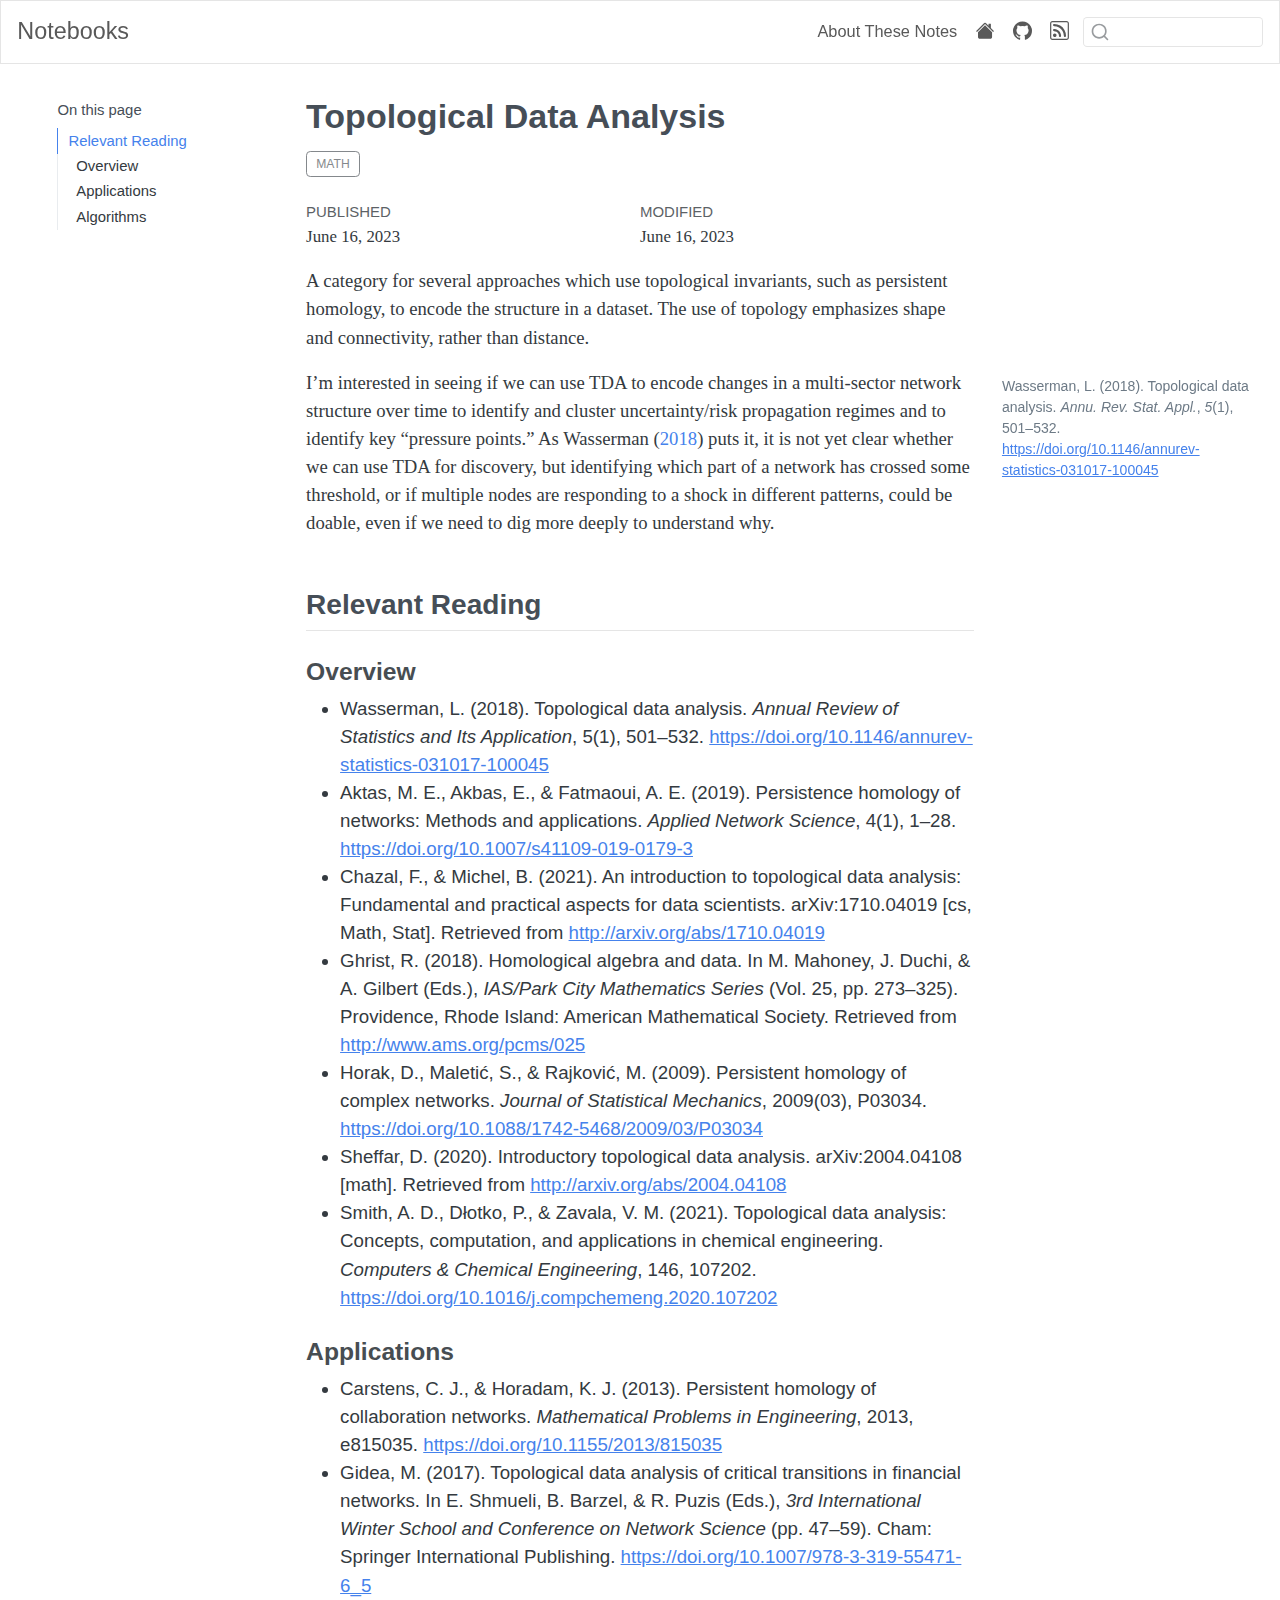
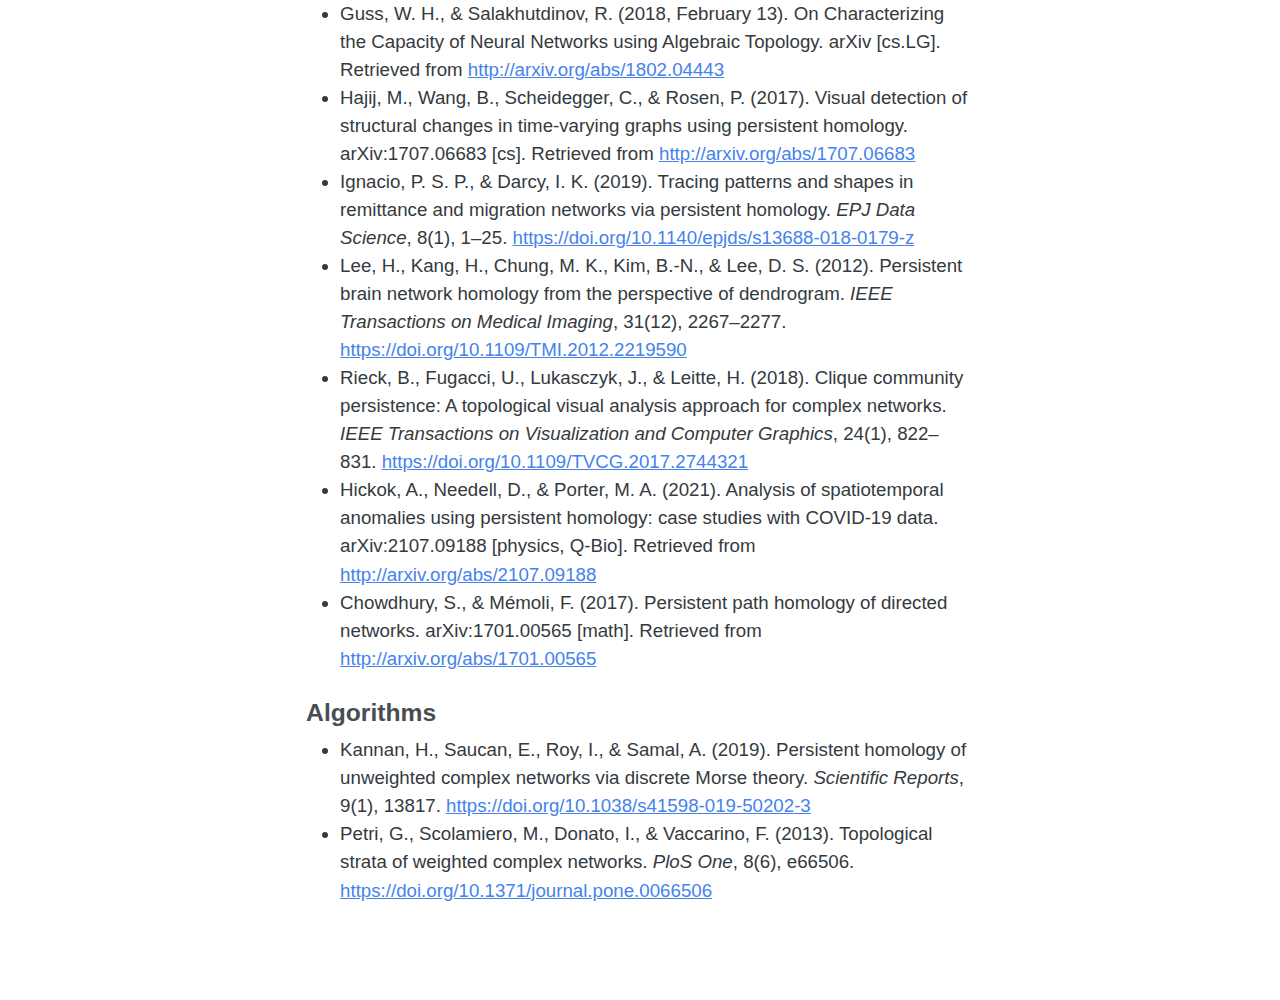
<file: posts/topological-data-analysis/index.html>
<!DOCTYPE html>
<html xmlns="http://www.w3.org/1999/xhtml" lang="en" xml:lang="en"><head>

<meta charset="utf-8">
<meta name="generator" content="quarto-1.4.78">

<meta name="viewport" content="width=device-width, initial-scale=1.0, user-scalable=yes">

<meta name="dcterms.date" content="2023-06-16">

<title>Notebooks - Topological Data Analysis</title>
<style>
code{white-space: pre-wrap;}
span.smallcaps{font-variant: small-caps;}
div.columns{display: flex; gap: min(4vw, 1.5em);}
div.column{flex: auto; overflow-x: auto;}
div.hanging-indent{margin-left: 1.5em; text-indent: -1.5em;}
ul.task-list{list-style: none;}
ul.task-list li input[type="checkbox"] {
  width: 0.8em;
  margin: 0 0.8em 0.2em -1em; /* quarto-specific, see https://github.com/quarto-dev/quarto-cli/issues/4556 */ 
  vertical-align: middle;
}
/* CSS for citations */
div.csl-bib-body { }
div.csl-entry {
  clear: both;
}
.hanging-indent div.csl-entry {
  margin-left:2em;
  text-indent:-2em;
}
div.csl-left-margin {
  min-width:2em;
  float:left;
}
div.csl-right-inline {
  margin-left:2em;
  padding-left:1em;
}
div.csl-indent {
  margin-left: 2em;
}</style>


<script src="../../site_libs/quarto-nav/quarto-nav.js"></script>
<script src="../../site_libs/quarto-nav/headroom.min.js"></script>
<script src="../../site_libs/clipboard/clipboard.min.js"></script>
<script src="../../site_libs/quarto-search/autocomplete.umd.js"></script>
<script src="../../site_libs/quarto-search/fuse.min.js"></script>
<script src="../../site_libs/quarto-search/quarto-search.js"></script>
<meta name="quarto:offset" content="../../">
<script src="../../site_libs/quarto-html/quarto.js"></script>
<script src="../../site_libs/quarto-html/popper.min.js"></script>
<script src="../../site_libs/quarto-html/tippy.umd.min.js"></script>
<script src="../../site_libs/quarto-html/anchor.min.js"></script>
<link href="../../site_libs/quarto-html/tippy.css" rel="stylesheet">
<link href="../../site_libs/quarto-html/quarto-syntax-highlighting.css" rel="stylesheet" id="quarto-text-highlighting-styles">
<script src="../../site_libs/bootstrap/bootstrap.min.js"></script>
<link href="../../site_libs/bootstrap/bootstrap-icons.css" rel="stylesheet">
<link href="../../site_libs/bootstrap/bootstrap.min.css" rel="stylesheet" id="quarto-bootstrap" data-mode="light">
<script id="quarto-search-options" type="application/json">{
  "location": "navbar",
  "copy-button": false,
  "collapse-after": 3,
  "panel-placement": "end",
  "type": "textbox",
  "limit": 20,
  "language": {
    "search-no-results-text": "No results",
    "search-matching-documents-text": "matching documents",
    "search-copy-link-title": "Copy link to search",
    "search-hide-matches-text": "Hide additional matches",
    "search-more-match-text": "more match in this document",
    "search-more-matches-text": "more matches in this document",
    "search-clear-button-title": "Clear",
    "search-detached-cancel-button-title": "Cancel",
    "search-submit-button-title": "Submit"
  }
}</script>


<link rel="stylesheet" href="../../styles.css">
</head>

<body class="floating nav-fixed slimcontent">

<div id="quarto-search-results"></div>
  <header id="quarto-header" class="headroom fixed-top">
    <nav class="navbar navbar-expand-lg navbar-dark ">
      <div class="navbar-container container-fluid">
      <div class="navbar-brand-container">
    <a class="navbar-brand" href="../../index.html">
    <span class="navbar-title">Notebooks</span>
    </a>
  </div>
            <div id="quarto-search" class="" title="Search"></div>
          <button class="navbar-toggler" type="button" data-bs-toggle="collapse" data-bs-target="#navbarCollapse" aria-controls="navbarCollapse" aria-expanded="false" aria-label="Toggle navigation" onclick="if (window.quartoToggleHeadroom) { window.quartoToggleHeadroom(); }">
  <span class="navbar-toggler-icon"></span>
</button>
          <div class="collapse navbar-collapse" id="navbarCollapse">
            <ul class="navbar-nav navbar-nav-scroll ms-auto">
  <li class="nav-item">
    <a class="nav-link" href="../../about.html" rel="" target="">
 <span class="menu-text">About These Notes</span></a>
  </li>  
  <li class="nav-item compact">
    <a class="nav-link" href="https://viveks.me" rel="" target=""><i class="bi bi-house-fill" role="img">
</i> 
 <span class="menu-text"></span></a>
  </li>  
  <li class="nav-item compact">
    <a class="nav-link" href="https://github.com/vsrikrish/notebooks" rel="" target=""><i class="bi bi-github" role="img">
</i> 
 <span class="menu-text"></span></a>
  </li>  
  <li class="nav-item compact">
    <a class="nav-link" href="../../index.xml" rel="" target=""><i class="bi bi-rss" role="img">
</i> 
 <span class="menu-text"></span></a>
  </li>  
</ul>
            <div class="quarto-navbar-tools">
</div>
          </div> <!-- /navcollapse -->
      </div> <!-- /container-fluid -->
    </nav>
</header>
<!-- content -->
<div id="quarto-content" class="quarto-container page-columns page-rows-contents page-layout-article page-navbar">
<!-- sidebar -->
  <nav id="quarto-sidebar" class="sidebar collapse collapse-horizontal sidebar-navigation floating overflow-auto">
    <nav id="TOC" role="doc-toc" class="toc-active">
    <h2 id="toc-title">On this page</h2>
   
  <ul>
  <li><a href="#relevant-reading" id="toc-relevant-reading" class="nav-link active" data-scroll-target="#relevant-reading">Relevant Reading</a>
  <ul class="collapse">
  <li><a href="#overview" id="toc-overview" class="nav-link" data-scroll-target="#overview">Overview</a></li>
  <li><a href="#applications" id="toc-applications" class="nav-link" data-scroll-target="#applications">Applications</a></li>
  <li><a href="#algorithms" id="toc-algorithms" class="nav-link" data-scroll-target="#algorithms">Algorithms</a></li>
  </ul></li>
  </ul>
</nav>
</nav>
<div id="quarto-sidebar-glass" data-bs-toggle="collapse" data-bs-target="#quarto-sidebar,#quarto-sidebar-glass"></div>
<!-- margin-sidebar -->
    <div id="quarto-margin-sidebar" class="sidebar margin-sidebar">
    </div>
<!-- main -->
<main class="content page-columns page-full" id="quarto-document-content">

<header id="title-block-header" class="quarto-title-block default">
<div class="quarto-title">
<h1 class="title">Topological Data Analysis</h1>
  <div class="quarto-categories">
    <div class="quarto-category">math</div>
  </div>
  </div>



<div class="quarto-title-meta">

    
    <div>
    <div class="quarto-title-meta-heading">Published</div>
    <div class="quarto-title-meta-contents">
      <p class="date">June 16, 2023</p>
    </div>
  </div>
  
    <div>
    <div class="quarto-title-meta-heading">Modified</div>
    <div class="quarto-title-meta-contents">
      <p class="date-modified">June 16, 2023</p>
    </div>
  </div>
    
  </div>
  

</header>

<p>A category for several approaches which use topological invariants, such as persistent homology, to encode the structure in a dataset. The use of topology emphasizes shape and connectivity, rather than distance.</p>
<p>I’m interested in seeing if we can use TDA to encode changes in a multi-sector network structure over time to identify and cluster uncertainty/risk propagation regimes and to identify key “pressure points.” As <span class="citation" data-cites="Wasserman2018-eo">Wasserman (<a href="#ref-Wasserman2018-eo" role="doc-biblioref">2018</a>)</span> puts it, it is not yet clear whether we can use TDA for discovery, but identifying which part of a network has crossed some threshold, or if multiple nodes are responding to a shock in different patterns, could be doable, even if we need to dig more deeply to understand why.</p>
<div class="no-row-height column-margin column-container"><div id="ref-Wasserman2018-eo" class="csl-entry" role="listitem">
Wasserman, L. (2018). Topological data analysis. <em>Annu. Rev. Stat. Appl.</em>, <em>5</em>(1), 501–532. <a href="https://doi.org/10.1146/annurev-statistics-031017-100045">https://doi.org/10.1146/annurev-statistics-031017-100045</a>
</div></div><section id="relevant-reading" class="level2">
<h2 class="anchored" data-anchor-id="relevant-reading">Relevant Reading</h2>
<section id="overview" class="level3">
<h3 class="anchored" data-anchor-id="overview">Overview</h3>
<ul>
<li>Wasserman, L. (2018). Topological data analysis. <em>Annual Review of Statistics and Its Application</em>, 5(1), 501–532. <a href="https://doi.org/10.1146/annurev-statistics-031017-100045" class="uri">https://doi.org/10.1146/annurev-statistics-031017-100045</a></li>
<li>Aktas, M. E., Akbas, E., &amp; Fatmaoui, A. E. (2019). Persistence homology of networks: Methods and applications. <em>Applied Network Science</em>, 4(1), 1–28. <a href="https://doi.org/10.1007/s41109-019-0179-3" class="uri">https://doi.org/10.1007/s41109-019-0179-3</a></li>
<li>Chazal, F., &amp; Michel, B. (2021). An introduction to topological data analysis: Fundamental and practical aspects for data scientists. arXiv:1710.04019 [cs, Math, Stat]. Retrieved from <a href="http://arxiv.org/abs/1710.04019" class="uri">http://arxiv.org/abs/1710.04019</a></li>
<li>Ghrist, R. (2018). Homological algebra and data. In M. Mahoney, J. Duchi, &amp; A. Gilbert (Eds.), <em>IAS/Park City Mathematics Series</em> (Vol. 25, pp.&nbsp;273–325). Providence, Rhode Island: American Mathematical Society. Retrieved from <a href="http://www.ams.org/pcms/025" class="uri">http://www.ams.org/pcms/025</a></li>
<li>Horak, D., Maletić, S., &amp; Rajković, M. (2009). Persistent homology of complex networks. <em>Journal of Statistical Mechanics</em>, 2009(03), P03034. <a href="https://doi.org/10.1088/1742-5468/2009/03/P03034" class="uri">https://doi.org/10.1088/1742-5468/2009/03/P03034</a></li>
<li>Sheffar, D. (2020). Introductory topological data analysis. arXiv:2004.04108 [math]. Retrieved from <a href="http://arxiv.org/abs/2004.04108" class="uri">http://arxiv.org/abs/2004.04108</a></li>
<li>Smith, A. D., Dłotko, P., &amp; Zavala, V. M. (2021). Topological data analysis: Concepts, computation, and applications in chemical engineering. <em>Computers &amp; Chemical Engineering</em>, 146, 107202. <a href="https://doi.org/10.1016/j.compchemeng.2020.107202" class="uri">https://doi.org/10.1016/j.compchemeng.2020.107202</a></li>
</ul>
</section>
<section id="applications" class="level3">
<h3 class="anchored" data-anchor-id="applications">Applications</h3>
<ul>
<li>Carstens, C. J., &amp; Horadam, K. J. (2013). Persistent homology of collaboration networks. <em>Mathematical Problems in Engineering</em>, 2013, e815035. <a href="https://doi.org/10.1155/2013/815035" class="uri">https://doi.org/10.1155/2013/815035</a></li>
<li>Gidea, M. (2017). Topological data analysis of critical transitions in financial networks. In E. Shmueli, B. Barzel, &amp; R. Puzis (Eds.), <em>3rd International Winter School and Conference on Network Science</em> (pp.&nbsp;47–59). Cham: Springer International Publishing. <a href="https://doi.org/10.1007/978-3-319-55471-6_5" class="uri">https://doi.org/10.1007/978-3-319-55471-6_5</a></li>
<li>Guss, W. H., &amp; Salakhutdinov, R. (2018, February 13). On Characterizing the Capacity of Neural Networks using Algebraic Topology. arXiv [cs.LG]. Retrieved from <a href="http://arxiv.org/abs/1802.04443" class="uri">http://arxiv.org/abs/1802.04443</a></li>
<li>Hajij, M., Wang, B., Scheidegger, C., &amp; Rosen, P. (2017). Visual detection of structural changes in time-varying graphs using persistent homology. arXiv:1707.06683 [cs]. Retrieved from <a href="http://arxiv.org/abs/1707.06683" class="uri">http://arxiv.org/abs/1707.06683</a></li>
<li>Ignacio, P. S. P., &amp; Darcy, I. K. (2019). Tracing patterns and shapes in remittance and migration networks via persistent homology. <em>EPJ Data Science</em>, 8(1), 1–25. <a href="https://doi.org/10.1140/epjds/s13688-018-0179-z" class="uri">https://doi.org/10.1140/epjds/s13688-018-0179-z</a></li>
<li>Lee, H., Kang, H., Chung, M. K., Kim, B.-N., &amp; Lee, D. S. (2012). Persistent brain network homology from the perspective of dendrogram. <em>IEEE Transactions on Medical Imaging</em>, 31(12), 2267–2277. <a href="https://doi.org/10.1109/TMI.2012.2219590" class="uri">https://doi.org/10.1109/TMI.2012.2219590</a></li>
<li>Rieck, B., Fugacci, U., Lukasczyk, J., &amp; Leitte, H. (2018). Clique community persistence: A topological visual analysis approach for complex networks. <em>IEEE Transactions on Visualization and Computer Graphics</em>, 24(1), 822–831. <a href="https://doi.org/10.1109/TVCG.2017.2744321" class="uri">https://doi.org/10.1109/TVCG.2017.2744321</a></li>
<li>Hickok, A., Needell, D., &amp; Porter, M. A. (2021). Analysis of spatiotemporal anomalies using persistent homology: case studies with COVID-19 data. arXiv:2107.09188 [physics, Q-Bio]. Retrieved from <a href="http://arxiv.org/abs/2107.09188" class="uri">http://arxiv.org/abs/2107.09188</a></li>
<li>Chowdhury, S., &amp; Mémoli, F. (2017). Persistent path homology of directed networks. arXiv:1701.00565 [math]. Retrieved from <a href="http://arxiv.org/abs/1701.00565" class="uri">http://arxiv.org/abs/1701.00565</a></li>
</ul>
</section>
<section id="algorithms" class="level3">
<h3 class="anchored" data-anchor-id="algorithms">Algorithms</h3>
<ul>
<li>Kannan, H., Saucan, E., Roy, I., &amp; Samal, A. (2019). Persistent homology of unweighted complex networks via discrete Morse theory. <em>Scientific Reports</em>, 9(1), 13817. <a href="https://doi.org/10.1038/s41598-019-50202-3" class="uri">https://doi.org/10.1038/s41598-019-50202-3</a></li>
<li>Petri, G., Scolamiero, M., Donato, I., &amp; Vaccarino, F. (2013). Topological strata of weighted complex networks. <em>PloS One</em>, 8(6), e66506. <a href="https://doi.org/10.1371/journal.pone.0066506" class="uri">https://doi.org/10.1371/journal.pone.0066506</a></li>
</ul>



</section>
</section>

</main> <!-- /main -->
<script id="quarto-html-after-body" type="application/javascript">
window.document.addEventListener("DOMContentLoaded", function (event) {
  const toggleBodyColorMode = (bsSheetEl) => {
    const mode = bsSheetEl.getAttribute("data-mode");
    const bodyEl = window.document.querySelector("body");
    if (mode === "dark") {
      bodyEl.classList.add("quarto-dark");
      bodyEl.classList.remove("quarto-light");
    } else {
      bodyEl.classList.add("quarto-light");
      bodyEl.classList.remove("quarto-dark");
    }
  }
  const toggleBodyColorPrimary = () => {
    const bsSheetEl = window.document.querySelector("link#quarto-bootstrap");
    if (bsSheetEl) {
      toggleBodyColorMode(bsSheetEl);
    }
  }
  toggleBodyColorPrimary();  
  const icon = "";
  const anchorJS = new window.AnchorJS();
  anchorJS.options = {
    placement: 'right',
    icon: icon
  };
  anchorJS.add('.anchored');
  const isCodeAnnotation = (el) => {
    for (const clz of el.classList) {
      if (clz.startsWith('code-annotation-')) {                     
        return true;
      }
    }
    return false;
  }
  const clipboard = new window.ClipboardJS('.code-copy-button', {
    text: function(trigger) {
      const codeEl = trigger.previousElementSibling.cloneNode(true);
      for (const childEl of codeEl.children) {
        if (isCodeAnnotation(childEl)) {
          childEl.remove();
        }
      }
      return codeEl.innerText;
    }
  });
  clipboard.on('success', function(e) {
    // button target
    const button = e.trigger;
    // don't keep focus
    button.blur();
    // flash "checked"
    button.classList.add('code-copy-button-checked');
    var currentTitle = button.getAttribute("title");
    button.setAttribute("title", "Copied!");
    let tooltip;
    if (window.bootstrap) {
      button.setAttribute("data-bs-toggle", "tooltip");
      button.setAttribute("data-bs-placement", "left");
      button.setAttribute("data-bs-title", "Copied!");
      tooltip = new bootstrap.Tooltip(button, 
        { trigger: "manual", 
          customClass: "code-copy-button-tooltip",
          offset: [0, -8]});
      tooltip.show();    
    }
    setTimeout(function() {
      if (tooltip) {
        tooltip.hide();
        button.removeAttribute("data-bs-title");
        button.removeAttribute("data-bs-toggle");
        button.removeAttribute("data-bs-placement");
      }
      button.setAttribute("title", currentTitle);
      button.classList.remove('code-copy-button-checked');
    }, 1000);
    // clear code selection
    e.clearSelection();
  });
  function tippyHover(el, contentFn) {
    const config = {
      allowHTML: true,
      content: contentFn,
      maxWidth: 500,
      delay: 100,
      arrow: false,
      appendTo: function(el) {
          return el.parentElement;
      },
      interactive: true,
      interactiveBorder: 10,
      theme: 'quarto',
      placement: 'bottom-start'
    };
    window.tippy(el, config); 
  }
  const noterefs = window.document.querySelectorAll('a[role="doc-noteref"]');
  for (var i=0; i<noterefs.length; i++) {
    const ref = noterefs[i];
    tippyHover(ref, function() {
      // use id or data attribute instead here
      let href = ref.getAttribute('data-footnote-href') || ref.getAttribute('href');
      try { href = new URL(href).hash; } catch {}
      const id = href.replace(/^#\/?/, "");
      const note = window.document.getElementById(id);
      return note.innerHTML;
    });
  }
  const xrefs = window.document.querySelectorAll('a.quarto-xref');
  for (var i=0; i<xrefs.length; i++) {
    const xref = xrefs[i];
    tippyHover(xref, function() {
      let href = xref.getAttribute('href');
      try { href = new URL(href).hash; } catch {}
      const id = href.replace(/^#\/?/, "");
      const note = window.document.getElementById(id);
      if (note !== null) {
        if (id.startsWith('sec-')) {
          // Special case sections, only their first couple elements
          const container = document.createElement("div");
          if (note.children && note.children.length > 2) {
            for (let i = 0; i < 2; i++) {
              container.appendChild(note.children[i].cloneNode(true));
            }
            return container.innerHTML
          } else {
            return note.innerHTML;
          }
        } else {
          return note.innerHTML;
        }
      } else {
        return "";
      }
    });
  }
      let selectedAnnoteEl;
      const selectorForAnnotation = ( cell, annotation) => {
        let cellAttr = 'data-code-cell="' + cell + '"';
        let lineAttr = 'data-code-annotation="' +  annotation + '"';
        const selector = 'span[' + cellAttr + '][' + lineAttr + ']';
        return selector;
      }
      const selectCodeLines = (annoteEl) => {
        const doc = window.document;
        const targetCell = annoteEl.getAttribute("data-target-cell");
        const targetAnnotation = annoteEl.getAttribute("data-target-annotation");
        const annoteSpan = window.document.querySelector(selectorForAnnotation(targetCell, targetAnnotation));
        const lines = annoteSpan.getAttribute("data-code-lines").split(",");
        const lineIds = lines.map((line) => {
          return targetCell + "-" + line;
        })
        let top = null;
        let height = null;
        let parent = null;
        if (lineIds.length > 0) {
            //compute the position of the single el (top and bottom and make a div)
            const el = window.document.getElementById(lineIds[0]);
            top = el.offsetTop;
            height = el.offsetHeight;
            parent = el.parentElement.parentElement;
          if (lineIds.length > 1) {
            const lastEl = window.document.getElementById(lineIds[lineIds.length - 1]);
            const bottom = lastEl.offsetTop + lastEl.offsetHeight;
            height = bottom - top;
          }
          if (top !== null && height !== null && parent !== null) {
            // cook up a div (if necessary) and position it 
            let div = window.document.getElementById("code-annotation-line-highlight");
            if (div === null) {
              div = window.document.createElement("div");
              div.setAttribute("id", "code-annotation-line-highlight");
              div.style.position = 'absolute';
              parent.appendChild(div);
            }
            div.style.top = top - 2 + "px";
            div.style.height = height + 4 + "px";
            let gutterDiv = window.document.getElementById("code-annotation-line-highlight-gutter");
            if (gutterDiv === null) {
              gutterDiv = window.document.createElement("div");
              gutterDiv.setAttribute("id", "code-annotation-line-highlight-gutter");
              gutterDiv.style.position = 'absolute';
              const codeCell = window.document.getElementById(targetCell);
              const gutter = codeCell.querySelector('.code-annotation-gutter');
              gutter.appendChild(gutterDiv);
            }
            gutterDiv.style.top = top - 2 + "px";
            gutterDiv.style.height = height + 4 + "px";
          }
          selectedAnnoteEl = annoteEl;
        }
      };
      const unselectCodeLines = () => {
        const elementsIds = ["code-annotation-line-highlight", "code-annotation-line-highlight-gutter"];
        elementsIds.forEach((elId) => {
          const div = window.document.getElementById(elId);
          if (div) {
            div.remove();
          }
        });
        selectedAnnoteEl = undefined;
      };
      // Attach click handler to the DT
      const annoteDls = window.document.querySelectorAll('dt[data-target-cell]');
      for (const annoteDlNode of annoteDls) {
        annoteDlNode.addEventListener('click', (event) => {
          const clickedEl = event.target;
          if (clickedEl !== selectedAnnoteEl) {
            unselectCodeLines();
            const activeEl = window.document.querySelector('dt[data-target-cell].code-annotation-active');
            if (activeEl) {
              activeEl.classList.remove('code-annotation-active');
            }
            selectCodeLines(clickedEl);
            clickedEl.classList.add('code-annotation-active');
          } else {
            // Unselect the line
            unselectCodeLines();
            clickedEl.classList.remove('code-annotation-active');
          }
        });
      }
  const findCites = (el) => {
    const parentEl = el.parentElement;
    if (parentEl) {
      const cites = parentEl.dataset.cites;
      if (cites) {
        return {
          el,
          cites: cites.split(' ')
        };
      } else {
        return findCites(el.parentElement)
      }
    } else {
      return undefined;
    }
  };
  var bibliorefs = window.document.querySelectorAll('a[role="doc-biblioref"]');
  for (var i=0; i<bibliorefs.length; i++) {
    const ref = bibliorefs[i];
    const citeInfo = findCites(ref);
    if (citeInfo) {
      tippyHover(citeInfo.el, function() {
        var popup = window.document.createElement('div');
        citeInfo.cites.forEach(function(cite) {
          var citeDiv = window.document.createElement('div');
          citeDiv.classList.add('hanging-indent');
          citeDiv.classList.add('csl-entry');
          var biblioDiv = window.document.getElementById('ref-' + cite);
          if (biblioDiv) {
            citeDiv.innerHTML = biblioDiv.innerHTML;
          }
          popup.appendChild(citeDiv);
        });
        return popup.innerHTML;
      });
    }
  }
});
</script>
</div> <!-- /content -->



</body></html>
</file>
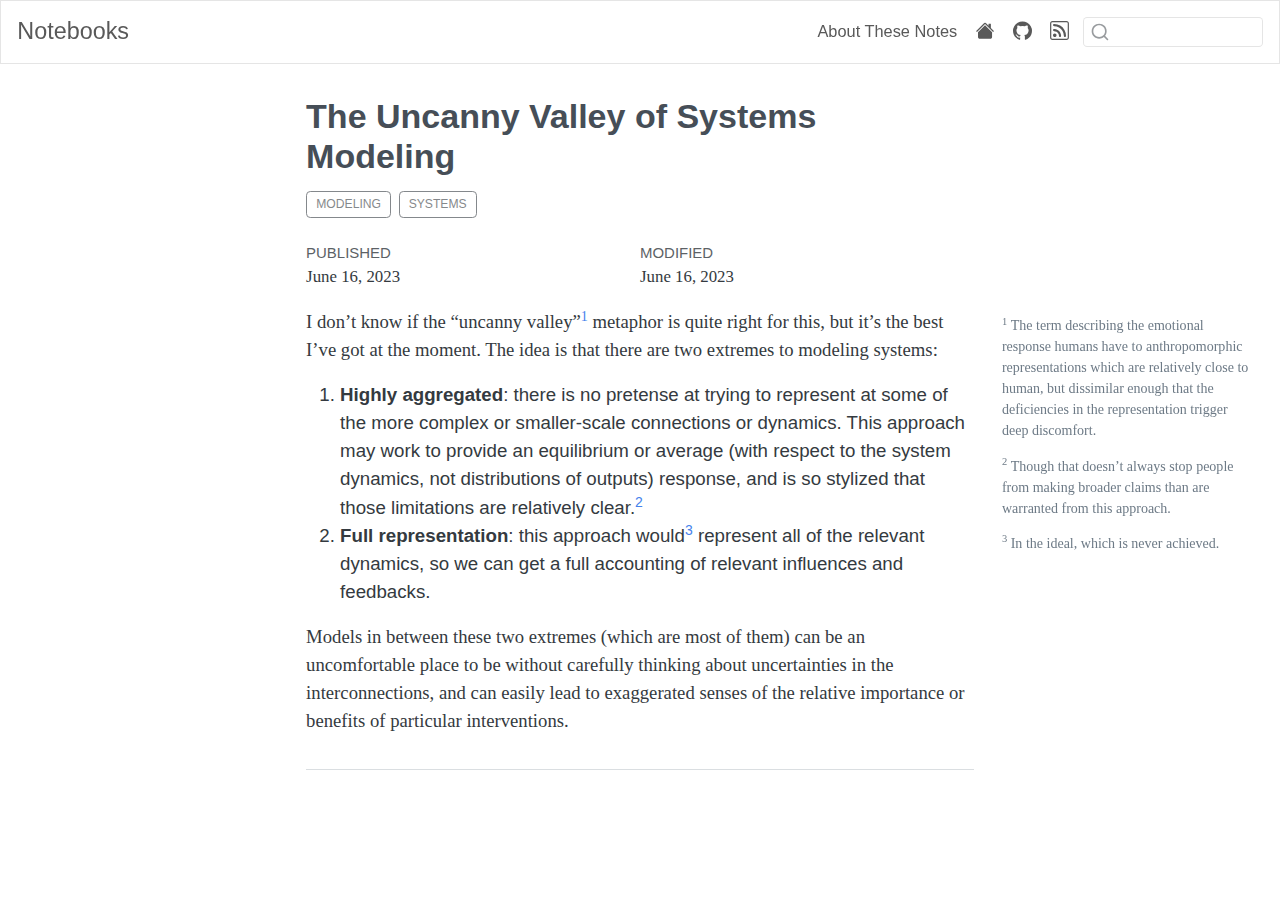
<file: posts/uncanny-valley-systems-modeling/index.html>
<!DOCTYPE html>
<html xmlns="http://www.w3.org/1999/xhtml" lang="en" xml:lang="en"><head>

<meta charset="utf-8">
<meta name="generator" content="quarto-1.4.78">

<meta name="viewport" content="width=device-width, initial-scale=1.0, user-scalable=yes">

<meta name="dcterms.date" content="2023-06-16">

<title>Notebooks - The Uncanny Valley of Systems Modeling</title>
<style>
code{white-space: pre-wrap;}
span.smallcaps{font-variant: small-caps;}
div.columns{display: flex; gap: min(4vw, 1.5em);}
div.column{flex: auto; overflow-x: auto;}
div.hanging-indent{margin-left: 1.5em; text-indent: -1.5em;}
ul.task-list{list-style: none;}
ul.task-list li input[type="checkbox"] {
  width: 0.8em;
  margin: 0 0.8em 0.2em -1em; /* quarto-specific, see https://github.com/quarto-dev/quarto-cli/issues/4556 */ 
  vertical-align: middle;
}
</style>


<script src="../../site_libs/quarto-nav/quarto-nav.js"></script>
<script src="../../site_libs/quarto-nav/headroom.min.js"></script>
<script src="../../site_libs/clipboard/clipboard.min.js"></script>
<script src="../../site_libs/quarto-search/autocomplete.umd.js"></script>
<script src="../../site_libs/quarto-search/fuse.min.js"></script>
<script src="../../site_libs/quarto-search/quarto-search.js"></script>
<meta name="quarto:offset" content="../../">
<script src="../../site_libs/quarto-html/quarto.js"></script>
<script src="../../site_libs/quarto-html/popper.min.js"></script>
<script src="../../site_libs/quarto-html/tippy.umd.min.js"></script>
<script src="../../site_libs/quarto-html/anchor.min.js"></script>
<link href="../../site_libs/quarto-html/tippy.css" rel="stylesheet">
<link href="../../site_libs/quarto-html/quarto-syntax-highlighting.css" rel="stylesheet" id="quarto-text-highlighting-styles">
<script src="../../site_libs/bootstrap/bootstrap.min.js"></script>
<link href="../../site_libs/bootstrap/bootstrap-icons.css" rel="stylesheet">
<link href="../../site_libs/bootstrap/bootstrap.min.css" rel="stylesheet" id="quarto-bootstrap" data-mode="light">
<script id="quarto-search-options" type="application/json">{
  "location": "navbar",
  "copy-button": false,
  "collapse-after": 3,
  "panel-placement": "end",
  "type": "textbox",
  "limit": 20,
  "language": {
    "search-no-results-text": "No results",
    "search-matching-documents-text": "matching documents",
    "search-copy-link-title": "Copy link to search",
    "search-hide-matches-text": "Hide additional matches",
    "search-more-match-text": "more match in this document",
    "search-more-matches-text": "more matches in this document",
    "search-clear-button-title": "Clear",
    "search-detached-cancel-button-title": "Cancel",
    "search-submit-button-title": "Submit"
  }
}</script>


<link rel="stylesheet" href="../../styles.css">
</head>

<body class="floating nav-fixed">

<div id="quarto-search-results"></div>
  <header id="quarto-header" class="headroom fixed-top">
    <nav class="navbar navbar-expand-lg navbar-dark ">
      <div class="navbar-container container-fluid">
      <div class="navbar-brand-container">
    <a class="navbar-brand" href="../../index.html">
    <span class="navbar-title">Notebooks</span>
    </a>
  </div>
            <div id="quarto-search" class="" title="Search"></div>
          <button class="navbar-toggler" type="button" data-bs-toggle="collapse" data-bs-target="#navbarCollapse" aria-controls="navbarCollapse" aria-expanded="false" aria-label="Toggle navigation" onclick="if (window.quartoToggleHeadroom) { window.quartoToggleHeadroom(); }">
  <span class="navbar-toggler-icon"></span>
</button>
          <div class="collapse navbar-collapse" id="navbarCollapse">
            <ul class="navbar-nav navbar-nav-scroll ms-auto">
  <li class="nav-item">
    <a class="nav-link" href="../../about.html" rel="" target="">
 <span class="menu-text">About These Notes</span></a>
  </li>  
  <li class="nav-item compact">
    <a class="nav-link" href="https://viveks.me" rel="" target=""><i class="bi bi-house-fill" role="img">
</i> 
 <span class="menu-text"></span></a>
  </li>  
  <li class="nav-item compact">
    <a class="nav-link" href="https://github.com/vsrikrish/notebooks" rel="" target=""><i class="bi bi-github" role="img">
</i> 
 <span class="menu-text"></span></a>
  </li>  
  <li class="nav-item compact">
    <a class="nav-link" href="../../index.xml" rel="" target=""><i class="bi bi-rss" role="img">
</i> 
 <span class="menu-text"></span></a>
  </li>  
</ul>
            <div class="quarto-navbar-tools">
</div>
          </div> <!-- /navcollapse -->
      </div> <!-- /container-fluid -->
    </nav>
</header>
<!-- content -->
<div id="quarto-content" class="quarto-container page-columns page-rows-contents page-layout-article page-navbar">
<!-- sidebar -->
  <nav id="quarto-sidebar" class="sidebar collapse collapse-horizontal sidebar-navigation floating overflow-auto">
    
</nav>
<div id="quarto-sidebar-glass" data-bs-toggle="collapse" data-bs-target="#quarto-sidebar,#quarto-sidebar-glass"></div>
<!-- margin-sidebar -->
    <div id="quarto-margin-sidebar" class="sidebar margin-sidebar">
    </div>
<!-- main -->
<main class="content page-columns page-full" id="quarto-document-content">

<header id="title-block-header" class="quarto-title-block default">
<div class="quarto-title">
<h1 class="title">The Uncanny Valley of Systems Modeling</h1>
  <div class="quarto-categories">
    <div class="quarto-category">modeling</div>
    <div class="quarto-category">systems</div>
  </div>
  </div>



<div class="quarto-title-meta">

    
    <div>
    <div class="quarto-title-meta-heading">Published</div>
    <div class="quarto-title-meta-contents">
      <p class="date">June 16, 2023</p>
    </div>
  </div>
  
    <div>
    <div class="quarto-title-meta-heading">Modified</div>
    <div class="quarto-title-meta-contents">
      <p class="date-modified">June 16, 2023</p>
    </div>
  </div>
    
  </div>
  

</header>

<div class="page-columns page-full"><p>I don’t know if the “uncanny valley”<a href="#fn1" class="footnote-ref" id="fnref1" role="doc-noteref"><sup>1</sup></a> metaphor is quite right for this, but it’s the best I’ve got at the moment. The idea is that there are two extremes to modeling systems:</p><div class="no-row-height column-margin column-container"><li id="fn1"><p><sup>1</sup>&nbsp;The term describing the emotional response humans have to anthropomorphic representations which are relatively close to human, but dissimilar enough that the deficiencies in the representation trigger deep discomfort.</p></li></div></div>
<ol type="1">
<li><strong>Highly aggregated</strong>: there is no pretense at trying to represent at some of the more complex or smaller-scale connections or dynamics. This approach may work to provide an equilibrium or average (with respect to the system dynamics, not distributions of outputs) response, and is so stylized that those limitations are relatively clear.<a href="#fn2" class="footnote-ref" id="fnref2" role="doc-noteref"><sup>2</sup></a></li>
<li><strong>Full representation</strong>: this approach would<a href="#fn3" class="footnote-ref" id="fnref3" role="doc-noteref"><sup>3</sup></a> represent all of the relevant dynamics, so we can get a full accounting of relevant influences and feedbacks.</li>
</ol>
<div class="no-row-height column-margin column-container"><li id="fn2"><p><sup>2</sup>&nbsp;Though that doesn’t always stop people from making broader claims than are warranted from this approach.</p></li><li id="fn3"><p><sup>3</sup>&nbsp;In the ideal, which is never achieved.</p></li></div><p>Models in between these two extremes (which are most of them) can be an uncomfortable place to be without carefully thinking about uncertainties in the interconnections, and can easily lead to exaggerated senses of the relative importance or benefits of particular interventions.</p>


<aside id="footnotes" class="footnotes footnotes-end-of-document" role="doc-endnotes">
<hr>
<ol>



</ol>
</aside>

</main> <!-- /main -->
<script id="quarto-html-after-body" type="application/javascript">
window.document.addEventListener("DOMContentLoaded", function (event) {
  const toggleBodyColorMode = (bsSheetEl) => {
    const mode = bsSheetEl.getAttribute("data-mode");
    const bodyEl = window.document.querySelector("body");
    if (mode === "dark") {
      bodyEl.classList.add("quarto-dark");
      bodyEl.classList.remove("quarto-light");
    } else {
      bodyEl.classList.add("quarto-light");
      bodyEl.classList.remove("quarto-dark");
    }
  }
  const toggleBodyColorPrimary = () => {
    const bsSheetEl = window.document.querySelector("link#quarto-bootstrap");
    if (bsSheetEl) {
      toggleBodyColorMode(bsSheetEl);
    }
  }
  toggleBodyColorPrimary();  
  const icon = "";
  const anchorJS = new window.AnchorJS();
  anchorJS.options = {
    placement: 'right',
    icon: icon
  };
  anchorJS.add('.anchored');
  const isCodeAnnotation = (el) => {
    for (const clz of el.classList) {
      if (clz.startsWith('code-annotation-')) {                     
        return true;
      }
    }
    return false;
  }
  const clipboard = new window.ClipboardJS('.code-copy-button', {
    text: function(trigger) {
      const codeEl = trigger.previousElementSibling.cloneNode(true);
      for (const childEl of codeEl.children) {
        if (isCodeAnnotation(childEl)) {
          childEl.remove();
        }
      }
      return codeEl.innerText;
    }
  });
  clipboard.on('success', function(e) {
    // button target
    const button = e.trigger;
    // don't keep focus
    button.blur();
    // flash "checked"
    button.classList.add('code-copy-button-checked');
    var currentTitle = button.getAttribute("title");
    button.setAttribute("title", "Copied!");
    let tooltip;
    if (window.bootstrap) {
      button.setAttribute("data-bs-toggle", "tooltip");
      button.setAttribute("data-bs-placement", "left");
      button.setAttribute("data-bs-title", "Copied!");
      tooltip = new bootstrap.Tooltip(button, 
        { trigger: "manual", 
          customClass: "code-copy-button-tooltip",
          offset: [0, -8]});
      tooltip.show();    
    }
    setTimeout(function() {
      if (tooltip) {
        tooltip.hide();
        button.removeAttribute("data-bs-title");
        button.removeAttribute("data-bs-toggle");
        button.removeAttribute("data-bs-placement");
      }
      button.setAttribute("title", currentTitle);
      button.classList.remove('code-copy-button-checked');
    }, 1000);
    // clear code selection
    e.clearSelection();
  });
  function tippyHover(el, contentFn) {
    const config = {
      allowHTML: true,
      content: contentFn,
      maxWidth: 500,
      delay: 100,
      arrow: false,
      appendTo: function(el) {
          return el.parentElement;
      },
      interactive: true,
      interactiveBorder: 10,
      theme: 'quarto',
      placement: 'bottom-start'
    };
    window.tippy(el, config); 
  }
  const noterefs = window.document.querySelectorAll('a[role="doc-noteref"]');
  for (var i=0; i<noterefs.length; i++) {
    const ref = noterefs[i];
    tippyHover(ref, function() {
      // use id or data attribute instead here
      let href = ref.getAttribute('data-footnote-href') || ref.getAttribute('href');
      try { href = new URL(href).hash; } catch {}
      const id = href.replace(/^#\/?/, "");
      const note = window.document.getElementById(id);
      return note.innerHTML;
    });
  }
  const xrefs = window.document.querySelectorAll('a.quarto-xref');
  for (var i=0; i<xrefs.length; i++) {
    const xref = xrefs[i];
    tippyHover(xref, function() {
      let href = xref.getAttribute('href');
      try { href = new URL(href).hash; } catch {}
      const id = href.replace(/^#\/?/, "");
      const note = window.document.getElementById(id);
      if (note !== null) {
        if (id.startsWith('sec-')) {
          // Special case sections, only their first couple elements
          const container = document.createElement("div");
          if (note.children && note.children.length > 2) {
            for (let i = 0; i < 2; i++) {
              container.appendChild(note.children[i].cloneNode(true));
            }
            return container.innerHTML
          } else {
            return note.innerHTML;
          }
        } else {
          return note.innerHTML;
        }
      } else {
        return "";
      }
    });
  }
      let selectedAnnoteEl;
      const selectorForAnnotation = ( cell, annotation) => {
        let cellAttr = 'data-code-cell="' + cell + '"';
        let lineAttr = 'data-code-annotation="' +  annotation + '"';
        const selector = 'span[' + cellAttr + '][' + lineAttr + ']';
        return selector;
      }
      const selectCodeLines = (annoteEl) => {
        const doc = window.document;
        const targetCell = annoteEl.getAttribute("data-target-cell");
        const targetAnnotation = annoteEl.getAttribute("data-target-annotation");
        const annoteSpan = window.document.querySelector(selectorForAnnotation(targetCell, targetAnnotation));
        const lines = annoteSpan.getAttribute("data-code-lines").split(",");
        const lineIds = lines.map((line) => {
          return targetCell + "-" + line;
        })
        let top = null;
        let height = null;
        let parent = null;
        if (lineIds.length > 0) {
            //compute the position of the single el (top and bottom and make a div)
            const el = window.document.getElementById(lineIds[0]);
            top = el.offsetTop;
            height = el.offsetHeight;
            parent = el.parentElement.parentElement;
          if (lineIds.length > 1) {
            const lastEl = window.document.getElementById(lineIds[lineIds.length - 1]);
            const bottom = lastEl.offsetTop + lastEl.offsetHeight;
            height = bottom - top;
          }
          if (top !== null && height !== null && parent !== null) {
            // cook up a div (if necessary) and position it 
            let div = window.document.getElementById("code-annotation-line-highlight");
            if (div === null) {
              div = window.document.createElement("div");
              div.setAttribute("id", "code-annotation-line-highlight");
              div.style.position = 'absolute';
              parent.appendChild(div);
            }
            div.style.top = top - 2 + "px";
            div.style.height = height + 4 + "px";
            let gutterDiv = window.document.getElementById("code-annotation-line-highlight-gutter");
            if (gutterDiv === null) {
              gutterDiv = window.document.createElement("div");
              gutterDiv.setAttribute("id", "code-annotation-line-highlight-gutter");
              gutterDiv.style.position = 'absolute';
              const codeCell = window.document.getElementById(targetCell);
              const gutter = codeCell.querySelector('.code-annotation-gutter');
              gutter.appendChild(gutterDiv);
            }
            gutterDiv.style.top = top - 2 + "px";
            gutterDiv.style.height = height + 4 + "px";
          }
          selectedAnnoteEl = annoteEl;
        }
      };
      const unselectCodeLines = () => {
        const elementsIds = ["code-annotation-line-highlight", "code-annotation-line-highlight-gutter"];
        elementsIds.forEach((elId) => {
          const div = window.document.getElementById(elId);
          if (div) {
            div.remove();
          }
        });
        selectedAnnoteEl = undefined;
      };
      // Attach click handler to the DT
      const annoteDls = window.document.querySelectorAll('dt[data-target-cell]');
      for (const annoteDlNode of annoteDls) {
        annoteDlNode.addEventListener('click', (event) => {
          const clickedEl = event.target;
          if (clickedEl !== selectedAnnoteEl) {
            unselectCodeLines();
            const activeEl = window.document.querySelector('dt[data-target-cell].code-annotation-active');
            if (activeEl) {
              activeEl.classList.remove('code-annotation-active');
            }
            selectCodeLines(clickedEl);
            clickedEl.classList.add('code-annotation-active');
          } else {
            // Unselect the line
            unselectCodeLines();
            clickedEl.classList.remove('code-annotation-active');
          }
        });
      }
  const findCites = (el) => {
    const parentEl = el.parentElement;
    if (parentEl) {
      const cites = parentEl.dataset.cites;
      if (cites) {
        return {
          el,
          cites: cites.split(' ')
        };
      } else {
        return findCites(el.parentElement)
      }
    } else {
      return undefined;
    }
  };
  var bibliorefs = window.document.querySelectorAll('a[role="doc-biblioref"]');
  for (var i=0; i<bibliorefs.length; i++) {
    const ref = bibliorefs[i];
    const citeInfo = findCites(ref);
    if (citeInfo) {
      tippyHover(citeInfo.el, function() {
        var popup = window.document.createElement('div');
        citeInfo.cites.forEach(function(cite) {
          var citeDiv = window.document.createElement('div');
          citeDiv.classList.add('hanging-indent');
          citeDiv.classList.add('csl-entry');
          var biblioDiv = window.document.getElementById('ref-' + cite);
          if (biblioDiv) {
            citeDiv.innerHTML = biblioDiv.innerHTML;
          }
          popup.appendChild(citeDiv);
        });
        return popup.innerHTML;
      });
    }
  }
});
</script>
</div> <!-- /content -->



</body></html>
</file>
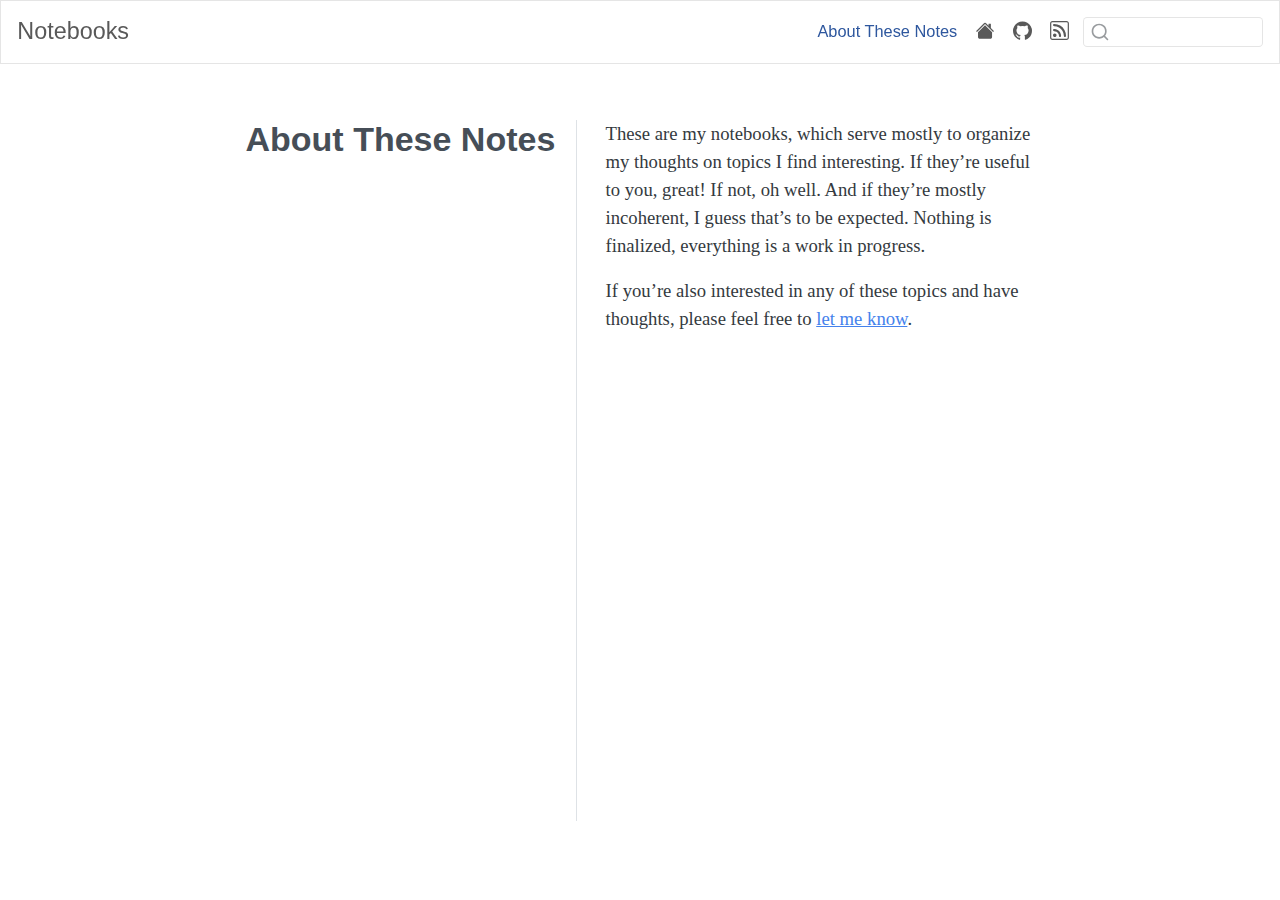
<file: about.html>
<!DOCTYPE html>
<html xmlns="http://www.w3.org/1999/xhtml" lang="en" xml:lang="en"><head>

<meta charset="utf-8">
<meta name="generator" content="quarto-1.4.78">

<meta name="viewport" content="width=device-width, initial-scale=1.0, user-scalable=yes">


<title>Notebooks - About These Notes</title>
<style>
code{white-space: pre-wrap;}
span.smallcaps{font-variant: small-caps;}
div.columns{display: flex; gap: min(4vw, 1.5em);}
div.column{flex: auto; overflow-x: auto;}
div.hanging-indent{margin-left: 1.5em; text-indent: -1.5em;}
ul.task-list{list-style: none;}
ul.task-list li input[type="checkbox"] {
  width: 0.8em;
  margin: 0 0.8em 0.2em -1em; /* quarto-specific, see https://github.com/quarto-dev/quarto-cli/issues/4556 */ 
  vertical-align: middle;
}
</style>


<script src="site_libs/quarto-nav/quarto-nav.js"></script>
<script src="site_libs/quarto-nav/headroom.min.js"></script>
<script src="site_libs/clipboard/clipboard.min.js"></script>
<script src="site_libs/quarto-search/autocomplete.umd.js"></script>
<script src="site_libs/quarto-search/fuse.min.js"></script>
<script src="site_libs/quarto-search/quarto-search.js"></script>
<meta name="quarto:offset" content="./">
<script src="site_libs/quarto-html/quarto.js"></script>
<script src="site_libs/quarto-html/popper.min.js"></script>
<script src="site_libs/quarto-html/tippy.umd.min.js"></script>
<link href="site_libs/quarto-html/tippy.css" rel="stylesheet">
<link href="site_libs/quarto-html/quarto-syntax-highlighting.css" rel="stylesheet" id="quarto-text-highlighting-styles">
<script src="site_libs/bootstrap/bootstrap.min.js"></script>
<link href="site_libs/bootstrap/bootstrap-icons.css" rel="stylesheet">
<link href="site_libs/bootstrap/bootstrap.min.css" rel="stylesheet" id="quarto-bootstrap" data-mode="light">
<script id="quarto-search-options" type="application/json">{
  "location": "navbar",
  "copy-button": false,
  "collapse-after": 3,
  "panel-placement": "end",
  "type": "textbox",
  "limit": 20,
  "language": {
    "search-no-results-text": "No results",
    "search-matching-documents-text": "matching documents",
    "search-copy-link-title": "Copy link to search",
    "search-hide-matches-text": "Hide additional matches",
    "search-more-match-text": "more match in this document",
    "search-more-matches-text": "more matches in this document",
    "search-clear-button-title": "Clear",
    "search-detached-cancel-button-title": "Cancel",
    "search-submit-button-title": "Submit"
  }
}</script>


<link rel="stylesheet" href="styles.css">
</head>

<body class="nav-fixed fullcontent">

<div id="quarto-search-results"></div>
  <header id="quarto-header" class="headroom fixed-top">
    <nav class="navbar navbar-expand-lg navbar-dark ">
      <div class="navbar-container container-fluid">
      <div class="navbar-brand-container">
    <a class="navbar-brand" href="./index.html">
    <span class="navbar-title">Notebooks</span>
    </a>
  </div>
            <div id="quarto-search" class="" title="Search"></div>
          <button class="navbar-toggler" type="button" data-bs-toggle="collapse" data-bs-target="#navbarCollapse" aria-controls="navbarCollapse" aria-expanded="false" aria-label="Toggle navigation" onclick="if (window.quartoToggleHeadroom) { window.quartoToggleHeadroom(); }">
  <span class="navbar-toggler-icon"></span>
</button>
          <div class="collapse navbar-collapse" id="navbarCollapse">
            <ul class="navbar-nav navbar-nav-scroll ms-auto">
  <li class="nav-item">
    <a class="nav-link active" href="./about.html" rel="" target="" aria-current="page">
 <span class="menu-text">About These Notes</span></a>
  </li>  
  <li class="nav-item compact">
    <a class="nav-link" href="https://viveks.me" rel="" target=""><i class="bi bi-house-fill" role="img">
</i> 
 <span class="menu-text"></span></a>
  </li>  
  <li class="nav-item compact">
    <a class="nav-link" href="https://github.com/vsrikrish/notebooks" rel="" target=""><i class="bi bi-github" role="img">
</i> 
 <span class="menu-text"></span></a>
  </li>  
  <li class="nav-item compact">
    <a class="nav-link" href="./index.xml" rel="" target=""><i class="bi bi-rss" role="img">
</i> 
 <span class="menu-text"></span></a>
  </li>  
</ul>
            <div class="quarto-navbar-tools">
</div>
          </div> <!-- /navcollapse -->
      </div> <!-- /container-fluid -->
    </nav>
</header>
<!-- content -->
<div id="quarto-content" class="quarto-container page-columns page-rows-contents page-layout-article page-navbar">
<!-- sidebar -->
<!-- margin-sidebar -->
    
<!-- main -->
<div class="quarto-about-trestles">
  <div class="about-entity">
<header id="title-block-header" class="quarto-title-block default">
<div class="quarto-title">
<h1 class="title">About These Notes</h1>
</div>
<div class="quarto-title-meta">
  </div>
</header>
  </div>
  <div class="about-contents"><main class="content" id="quarto-document-content">
<p>These are my notebooks, which serve mostly to organize my thoughts on topics I find interesting. If they’re useful to you, great! If not, oh well. And if they’re mostly incoherent, I guess that’s to be expected. Nothing is finalized, everything is a work in progress.</p>
<p>If you’re also interested in any of these topics and have thoughts, please feel free to <a href="mailto:viveks@cornell.edu">let me know</a>.</p>


</main></div>
</div>
 <!-- /main -->
<script id="quarto-html-after-body" type="application/javascript">
window.document.addEventListener("DOMContentLoaded", function (event) {
  const toggleBodyColorMode = (bsSheetEl) => {
    const mode = bsSheetEl.getAttribute("data-mode");
    const bodyEl = window.document.querySelector("body");
    if (mode === "dark") {
      bodyEl.classList.add("quarto-dark");
      bodyEl.classList.remove("quarto-light");
    } else {
      bodyEl.classList.add("quarto-light");
      bodyEl.classList.remove("quarto-dark");
    }
  }
  const toggleBodyColorPrimary = () => {
    const bsSheetEl = window.document.querySelector("link#quarto-bootstrap");
    if (bsSheetEl) {
      toggleBodyColorMode(bsSheetEl);
    }
  }
  toggleBodyColorPrimary();  
  const isCodeAnnotation = (el) => {
    for (const clz of el.classList) {
      if (clz.startsWith('code-annotation-')) {                     
        return true;
      }
    }
    return false;
  }
  const clipboard = new window.ClipboardJS('.code-copy-button', {
    text: function(trigger) {
      const codeEl = trigger.previousElementSibling.cloneNode(true);
      for (const childEl of codeEl.children) {
        if (isCodeAnnotation(childEl)) {
          childEl.remove();
        }
      }
      return codeEl.innerText;
    }
  });
  clipboard.on('success', function(e) {
    // button target
    const button = e.trigger;
    // don't keep focus
    button.blur();
    // flash "checked"
    button.classList.add('code-copy-button-checked');
    var currentTitle = button.getAttribute("title");
    button.setAttribute("title", "Copied!");
    let tooltip;
    if (window.bootstrap) {
      button.setAttribute("data-bs-toggle", "tooltip");
      button.setAttribute("data-bs-placement", "left");
      button.setAttribute("data-bs-title", "Copied!");
      tooltip = new bootstrap.Tooltip(button, 
        { trigger: "manual", 
          customClass: "code-copy-button-tooltip",
          offset: [0, -8]});
      tooltip.show();    
    }
    setTimeout(function() {
      if (tooltip) {
        tooltip.hide();
        button.removeAttribute("data-bs-title");
        button.removeAttribute("data-bs-toggle");
        button.removeAttribute("data-bs-placement");
      }
      button.setAttribute("title", currentTitle);
      button.classList.remove('code-copy-button-checked');
    }, 1000);
    // clear code selection
    e.clearSelection();
  });
  function tippyHover(el, contentFn) {
    const config = {
      allowHTML: true,
      content: contentFn,
      maxWidth: 500,
      delay: 100,
      arrow: false,
      appendTo: function(el) {
          return el.parentElement;
      },
      interactive: true,
      interactiveBorder: 10,
      theme: 'quarto',
      placement: 'bottom-start'
    };
    window.tippy(el, config); 
  }
  const noterefs = window.document.querySelectorAll('a[role="doc-noteref"]');
  for (var i=0; i<noterefs.length; i++) {
    const ref = noterefs[i];
    tippyHover(ref, function() {
      // use id or data attribute instead here
      let href = ref.getAttribute('data-footnote-href') || ref.getAttribute('href');
      try { href = new URL(href).hash; } catch {}
      const id = href.replace(/^#\/?/, "");
      const note = window.document.getElementById(id);
      return note.innerHTML;
    });
  }
  const xrefs = window.document.querySelectorAll('a.quarto-xref');
  for (var i=0; i<xrefs.length; i++) {
    const xref = xrefs[i];
    tippyHover(xref, function() {
      let href = xref.getAttribute('href');
      try { href = new URL(href).hash; } catch {}
      const id = href.replace(/^#\/?/, "");
      const note = window.document.getElementById(id);
      if (note !== null) {
        if (id.startsWith('sec-')) {
          // Special case sections, only their first couple elements
          const container = document.createElement("div");
          if (note.children && note.children.length > 2) {
            for (let i = 0; i < 2; i++) {
              container.appendChild(note.children[i].cloneNode(true));
            }
            return container.innerHTML
          } else {
            return note.innerHTML;
          }
        } else {
          return note.innerHTML;
        }
      } else {
        return "";
      }
    });
  }
      let selectedAnnoteEl;
      const selectorForAnnotation = ( cell, annotation) => {
        let cellAttr = 'data-code-cell="' + cell + '"';
        let lineAttr = 'data-code-annotation="' +  annotation + '"';
        const selector = 'span[' + cellAttr + '][' + lineAttr + ']';
        return selector;
      }
      const selectCodeLines = (annoteEl) => {
        const doc = window.document;
        const targetCell = annoteEl.getAttribute("data-target-cell");
        const targetAnnotation = annoteEl.getAttribute("data-target-annotation");
        const annoteSpan = window.document.querySelector(selectorForAnnotation(targetCell, targetAnnotation));
        const lines = annoteSpan.getAttribute("data-code-lines").split(",");
        const lineIds = lines.map((line) => {
          return targetCell + "-" + line;
        })
        let top = null;
        let height = null;
        let parent = null;
        if (lineIds.length > 0) {
            //compute the position of the single el (top and bottom and make a div)
            const el = window.document.getElementById(lineIds[0]);
            top = el.offsetTop;
            height = el.offsetHeight;
            parent = el.parentElement.parentElement;
          if (lineIds.length > 1) {
            const lastEl = window.document.getElementById(lineIds[lineIds.length - 1]);
            const bottom = lastEl.offsetTop + lastEl.offsetHeight;
            height = bottom - top;
          }
          if (top !== null && height !== null && parent !== null) {
            // cook up a div (if necessary) and position it 
            let div = window.document.getElementById("code-annotation-line-highlight");
            if (div === null) {
              div = window.document.createElement("div");
              div.setAttribute("id", "code-annotation-line-highlight");
              div.style.position = 'absolute';
              parent.appendChild(div);
            }
            div.style.top = top - 2 + "px";
            div.style.height = height + 4 + "px";
            let gutterDiv = window.document.getElementById("code-annotation-line-highlight-gutter");
            if (gutterDiv === null) {
              gutterDiv = window.document.createElement("div");
              gutterDiv.setAttribute("id", "code-annotation-line-highlight-gutter");
              gutterDiv.style.position = 'absolute';
              const codeCell = window.document.getElementById(targetCell);
              const gutter = codeCell.querySelector('.code-annotation-gutter');
              gutter.appendChild(gutterDiv);
            }
            gutterDiv.style.top = top - 2 + "px";
            gutterDiv.style.height = height + 4 + "px";
          }
          selectedAnnoteEl = annoteEl;
        }
      };
      const unselectCodeLines = () => {
        const elementsIds = ["code-annotation-line-highlight", "code-annotation-line-highlight-gutter"];
        elementsIds.forEach((elId) => {
          const div = window.document.getElementById(elId);
          if (div) {
            div.remove();
          }
        });
        selectedAnnoteEl = undefined;
      };
      // Attach click handler to the DT
      const annoteDls = window.document.querySelectorAll('dt[data-target-cell]');
      for (const annoteDlNode of annoteDls) {
        annoteDlNode.addEventListener('click', (event) => {
          const clickedEl = event.target;
          if (clickedEl !== selectedAnnoteEl) {
            unselectCodeLines();
            const activeEl = window.document.querySelector('dt[data-target-cell].code-annotation-active');
            if (activeEl) {
              activeEl.classList.remove('code-annotation-active');
            }
            selectCodeLines(clickedEl);
            clickedEl.classList.add('code-annotation-active');
          } else {
            // Unselect the line
            unselectCodeLines();
            clickedEl.classList.remove('code-annotation-active');
          }
        });
      }
  const findCites = (el) => {
    const parentEl = el.parentElement;
    if (parentEl) {
      const cites = parentEl.dataset.cites;
      if (cites) {
        return {
          el,
          cites: cites.split(' ')
        };
      } else {
        return findCites(el.parentElement)
      }
    } else {
      return undefined;
    }
  };
  var bibliorefs = window.document.querySelectorAll('a[role="doc-biblioref"]');
  for (var i=0; i<bibliorefs.length; i++) {
    const ref = bibliorefs[i];
    const citeInfo = findCites(ref);
    if (citeInfo) {
      tippyHover(citeInfo.el, function() {
        var popup = window.document.createElement('div');
        citeInfo.cites.forEach(function(cite) {
          var citeDiv = window.document.createElement('div');
          citeDiv.classList.add('hanging-indent');
          citeDiv.classList.add('csl-entry');
          var biblioDiv = window.document.getElementById('ref-' + cite);
          if (biblioDiv) {
            citeDiv.innerHTML = biblioDiv.innerHTML;
          }
          popup.appendChild(citeDiv);
        });
        return popup.innerHTML;
      });
    }
  }
});
</script>
</div> <!-- /content -->



</body></html>
</file>
<file: site_libs/quarto-html/tippy.css>
.tippy-box[data-animation=fade][data-state=hidden]{opacity:0}[data-tippy-root]{max-width:calc(100vw - 10px)}.tippy-box{position:relative;background-color:#333;color:#fff;border-radius:4px;font-size:14px;line-height:1.4;white-space:normal;outline:0;transition-property:transform,visibility,opacity}.tippy-box[data-placement^=top]>.tippy-arrow{bottom:0}.tippy-box[data-placement^=top]>.tippy-arrow:before{bottom:-7px;left:0;border-width:8px 8px 0;border-top-color:initial;transform-origin:center top}.tippy-box[data-placement^=bottom]>.tippy-arrow{top:0}.tippy-box[data-placement^=bottom]>.tippy-arrow:before{top:-7px;left:0;border-width:0 8px 8px;border-bottom-color:initial;transform-origin:center bottom}.tippy-box[data-placement^=left]>.tippy-arrow{right:0}.tippy-box[data-placement^=left]>.tippy-arrow:before{border-width:8px 0 8px 8px;border-left-color:initial;right:-7px;transform-origin:center left}.tippy-box[data-placement^=right]>.tippy-arrow{left:0}.tippy-box[data-placement^=right]>.tippy-arrow:before{left:-7px;border-width:8px 8px 8px 0;border-right-color:initial;transform-origin:center right}.tippy-box[data-inertia][data-state=visible]{transition-timing-function:cubic-bezier(.54,1.5,.38,1.11)}.tippy-arrow{width:16px;height:16px;color:#333}.tippy-arrow:before{content:"";position:absolute;border-color:transparent;border-style:solid}.tippy-content{position:relative;padding:5px 9px;z-index:1}
</file>
<file: site_libs/quarto-html/quarto-syntax-highlighting.css>
/* quarto syntax highlight colors */
:root {
  --quarto-hl-ot-color: #003B4F;
  --quarto-hl-at-color: #657422;
  --quarto-hl-ss-color: #20794D;
  --quarto-hl-an-color: #5E5E5E;
  --quarto-hl-fu-color: #4758AB;
  --quarto-hl-st-color: #20794D;
  --quarto-hl-cf-color: #003B4F;
  --quarto-hl-op-color: #5E5E5E;
  --quarto-hl-er-color: #AD0000;
  --quarto-hl-bn-color: #AD0000;
  --quarto-hl-al-color: #AD0000;
  --quarto-hl-va-color: #111111;
  --quarto-hl-bu-color: inherit;
  --quarto-hl-ex-color: inherit;
  --quarto-hl-pp-color: #AD0000;
  --quarto-hl-in-color: #5E5E5E;
  --quarto-hl-vs-color: #20794D;
  --quarto-hl-wa-color: #5E5E5E;
  --quarto-hl-do-color: #5E5E5E;
  --quarto-hl-im-color: #00769E;
  --quarto-hl-ch-color: #20794D;
  --quarto-hl-dt-color: #AD0000;
  --quarto-hl-fl-color: #AD0000;
  --quarto-hl-co-color: #5E5E5E;
  --quarto-hl-cv-color: #5E5E5E;
  --quarto-hl-cn-color: #8f5902;
  --quarto-hl-sc-color: #5E5E5E;
  --quarto-hl-dv-color: #AD0000;
  --quarto-hl-kw-color: #003B4F;
}

/* other quarto variables */
:root {
  --quarto-font-monospace: SFMono-Regular, Menlo, Monaco, Consolas, "Liberation Mono", "Courier New", monospace;
}

pre > code.sourceCode > span {
  color: #003B4F;
}

code span {
  color: #003B4F;
}

code.sourceCode > span {
  color: #003B4F;
}

div.sourceCode,
div.sourceCode pre.sourceCode {
  color: #003B4F;
}

code span.ot {
  color: #003B4F;
  font-style: inherit;
}

code span.at {
  color: #657422;
  font-style: inherit;
}

code span.ss {
  color: #20794D;
  font-style: inherit;
}

code span.an {
  color: #5E5E5E;
  font-style: inherit;
}

code span.fu {
  color: #4758AB;
  font-style: inherit;
}

code span.st {
  color: #20794D;
  font-style: inherit;
}

code span.cf {
  color: #003B4F;
  font-style: inherit;
}

code span.op {
  color: #5E5E5E;
  font-style: inherit;
}

code span.er {
  color: #AD0000;
  font-style: inherit;
}

code span.bn {
  color: #AD0000;
  font-style: inherit;
}

code span.al {
  color: #AD0000;
  font-style: inherit;
}

code span.va {
  color: #111111;
  font-style: inherit;
}

code span.bu {
  font-style: inherit;
}

code span.ex {
  font-style: inherit;
}

code span.pp {
  color: #AD0000;
  font-style: inherit;
}

code span.in {
  color: #5E5E5E;
  font-style: inherit;
}

code span.vs {
  color: #20794D;
  font-style: inherit;
}

code span.wa {
  color: #5E5E5E;
  font-style: italic;
}

code span.do {
  color: #5E5E5E;
  font-style: italic;
}

code span.im {
  color: #00769E;
  font-style: inherit;
}

code span.ch {
  color: #20794D;
  font-style: inherit;
}

code span.dt {
  color: #AD0000;
  font-style: inherit;
}

code span.fl {
  color: #AD0000;
  font-style: inherit;
}

code span.co {
  color: #5E5E5E;
  font-style: inherit;
}

code span.cv {
  color: #5E5E5E;
  font-style: italic;
}

code span.cn {
  color: #8f5902;
  font-style: inherit;
}

code span.sc {
  color: #5E5E5E;
  font-style: inherit;
}

code span.dv {
  color: #AD0000;
  font-style: inherit;
}

code span.kw {
  color: #003B4F;
  font-style: inherit;
}

.prevent-inlining {
  content: "</";
}

/*# sourceMappingURL=debc5d5d77c3f9108843748ff7464032.css.map */
</file>
<file: styles.css>
/* css styles */
</file>
